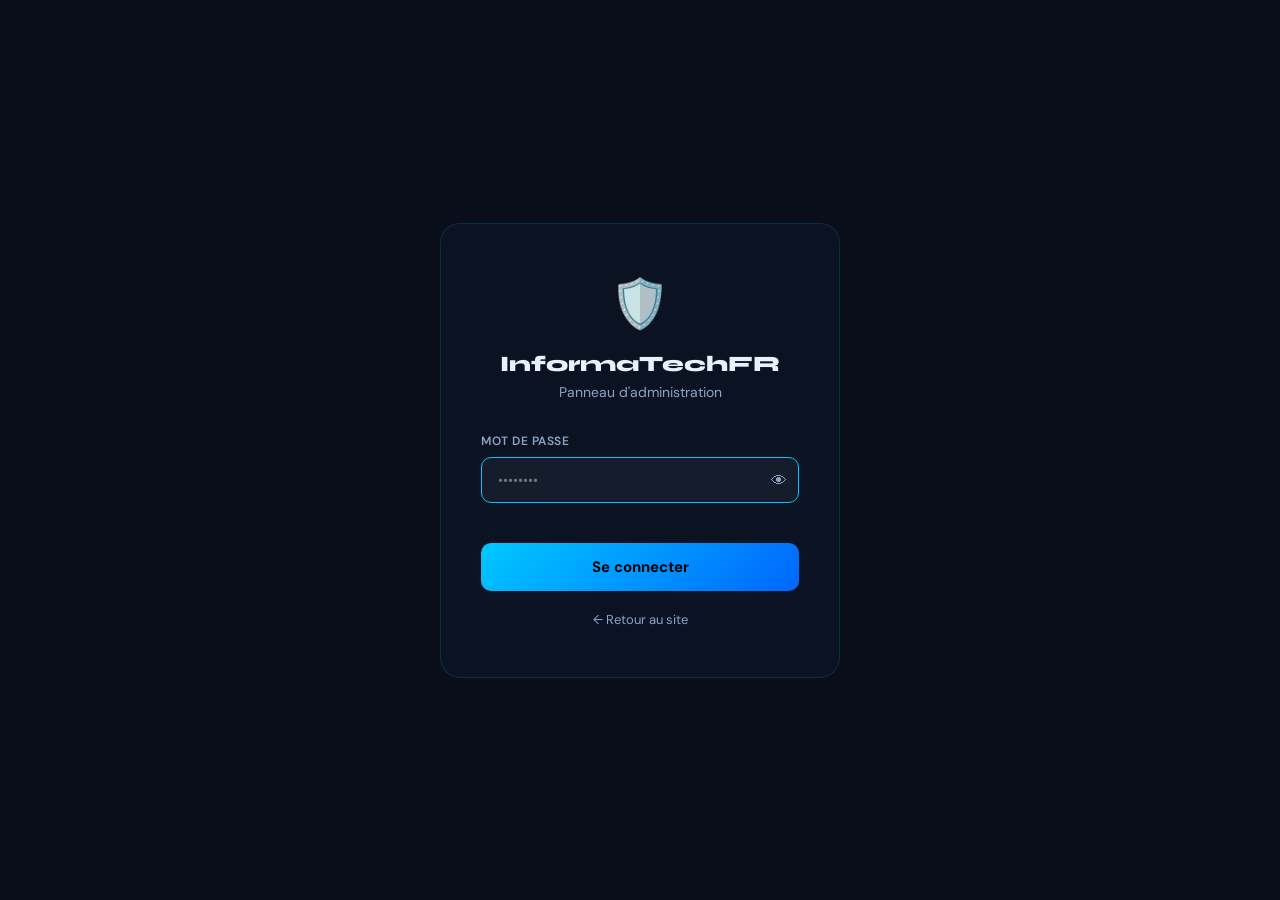
<file: admin/index.html>
<!DOCTYPE html>
<html lang="fr">
<head>
  <meta charset="UTF-8">
  <meta name="viewport" content="width=device-width, initial-scale=1.0">
  <title>Admin — InformaTechFR</title>
  <meta name="robots" content="noindex, nofollow">
  <link rel="preconnect" href="https://fonts.googleapis.com">
  <link href="https://fonts.googleapis.com/css2?family=Syne:wght@700;800&family=DM+Sans:wght@400;500;600;700&display=swap" rel="stylesheet">
  <link rel="stylesheet" href="admin.css">
</head>
<body>

<!-- ══════════════════════════════════
     PAGE DE CONNEXION
══════════════════════════════════ -->
<div class="login-page" id="loginPage">
  <div class="login-box">
    <div class="login-logo">🛡️</div>
    <h1 class="login-title">InformaTechFR</h1>
    <p class="login-subtitle">Panneau d'administration</p>
    <form class="login-form" onsubmit="login(event)">
      <div class="login-field">
        <label for="adminPassword">Mot de passe</label>
        <div style="position:relative">
          <input type="password" id="adminPassword" placeholder="••••••••" autocomplete="current-password" required>
          <button type="button" onclick="togglePw()" style="position:absolute;right:12px;top:50%;transform:translateY(-50%);background:none;border:none;color:var(--muted);cursor:pointer;font-size:16px" id="eyeBtn">👁</button>
        </div>
      </div>
      <p class="login-error" id="loginError"></p>
      <button type="submit" class="login-btn">Se connecter</button>
    </form>
    <a href="../index.html" class="back-site">← Retour au site</a>
  </div>
</div>

<!-- ══════════════════════════════════
     DASHBOARD ADMIN
══════════════════════════════════ -->
<div class="admin-dashboard" id="adminDashboard" style="display:none">

  <!-- SIDEBAR -->
  <aside class="sidebar" id="sidebar">
    <div class="sidebar-logo">
      <div class="sidebar-title">🛡️ ITR Admin</div>
      <div class="sidebar-sub">InformaTechFR</div>
    </div>

    <nav class="sidebar-nav">
      <div class="sidebar-section-label">Contenu</div>
      <a class="sidebar-link active" onclick="showTab('videos', this)">
        <span class="sl-icon">🎬</span> Vidéos
        <span class="badge" id="videoBadge">0</span>
      </a>
      <a class="sidebar-link" onclick="showTab('add', this)">
        <span class="sl-icon">➕</span> Ajouter
      </a>

      <div class="sidebar-section-label">Outils</div>
      <a class="sidebar-link" onclick="showTab('notes', this)">
        <span class="sl-icon">📝</span> Notes & Idées
      </a>
      <a class="sidebar-link" onclick="showTab('planning', this)">
        <span class="sl-icon">📅</span> Planning
      </a>
      <a class="sidebar-link" onclick="showTab('annonces', this)">
        <span class="sl-icon">📢</span> Annonces
      </a>

      <div class="sidebar-section-label">Analyse</div>
      <a class="sidebar-link" onclick="showTab('stats', this)">
        <span class="sl-icon">📊</span> Statistiques
      </a>
      <a class="sidebar-link" onclick="showTab('liens', this)">
        <span class="sl-icon">🔗</span> Liens rapides
      </a>
    </nav>

    <div class="sidebar-footer">
      <div class="sidebar-user">
        <div class="su-avatar">IR</div>
        <div>
          <div style="font-size:13px;font-weight:600">Admin ITR</div>
          <div style="font-size:11px;color:var(--muted)">contact@informa-technique.fr</div>
        </div>
      </div>
      <a class="sidebar-link logout-btn" onclick="logout()"><span class="sl-icon">🚪</span> Déconnexion</a>
      <a href="../index.html" class="back-site" style="text-align:center;display:block;margin-top:8px;font-size:13px;color:var(--muted)">← Voir le site</a>
    </div>
  </aside>

  <!-- MAIN CONTENT -->
  <main class="admin-main">
    <div class="admin-toast" id="adminToast"></div>

    <!-- ── TAB : LISTE DES VIDÉOS ── -->
    <div class="admin-tab active" id="tab-videos">
      <div class="tab-header">
        <h2 class="tab-title">🎬 Gestion des vidéos</h2>
        <button class="btn-add" onclick="showTab('add', document.querySelector('.sidebar-link[onclick*=\'add\']'))">+ Ajouter</button>
      </div>
      <div style="display:flex;gap:12px;margin-bottom:20px;flex-wrap:wrap">
        <input type="text" id="adminSearch" class="admin-input" placeholder="🔍 Rechercher..." oninput="renderAdminVideos()" style="flex:1;min-width:200px">
        <select id="adminCatFilter" class="admin-select" onchange="renderAdminVideos()" style="min-width:180px">
          <option value="">Toutes les catégories</option>
          <option value="securite">🔒 Sécurité</option>
          <option value="navigateur">🌐 Navigateur</option>
          <option value="crypto">💰 Crypto</option>
          <option value="demarches">📋 Démarches</option>
          <option value="astuces">💡 Astuces</option>
        </select>
      </div>
      <div class="admin-table-wrapper">
        <table class="admin-table">
          <thead>
            <tr><th>ID</th><th>Titre</th><th>Catégorie</th><th>Plateforme</th><th>Vues</th><th>Actions</th></tr>
          </thead>
          <tbody id="adminTableBody">
            <tr><td colspan="6" class="empty-table">Chargement...</td></tr>
          </tbody>
        </table>
      </div>
    </div>

    <!-- ── TAB : AJOUTER / MODIFIER ── -->
    <div class="admin-tab" id="tab-add">
      <div class="tab-header">
        <h2 class="tab-title" id="formTitle">➕ Ajouter une vidéo</h2>
      </div>
      <form class="video-form" id="videoForm" onsubmit="saveVideo(event)">
        <input type="hidden" id="editId">
        <div class="form-grid">
          <div class="form-group"><label>Titre *</label><input type="text" id="vTitle" class="admin-input" placeholder="Titre de la vidéo" required></div>
          <div class="form-group"><label>Emoji</label><input type="text" id="vEmoji" class="admin-input" placeholder="🎬" maxlength="4"></div>
          <div class="form-group full-width"><label>Description</label><textarea id="vDesc" class="admin-textarea" placeholder="Description..." rows="3"></textarea></div>
          <div class="form-group">
            <label>Catégorie *</label>
            <select id="vCategory" class="admin-select" required>
              <option value="">-- Choisir --</option>
              <option value="securite">🔒 Sécurité</option>
              <option value="navigateur">🌐 Navigateur</option>
              <option value="crypto">💰 Crypto</option>
              <option value="demarches">📋 Démarches</option>
              <option value="astuces">💡 Astuces</option>
            </select>
          </div>
          <div class="form-group">
            <label>Plateforme *</label>
            <select id="vPlatform" class="admin-select" required>
              <option value="">-- Choisir --</option>
              <option value="youtube">▶️ YouTube</option>
              <option value="facebook">📘 Facebook</option>
              <option value="tiktok">🎵 TikTok</option>
            </select>
          </div>
          <div class="form-group"><label>URL YouTube</label><input type="url" id="vYoutube" class="admin-input" placeholder="https://youtube.com/watch?v=..."></div>
          <div class="form-group"><label>URL TikTok</label><input type="url" id="vTiktok" class="admin-input" placeholder="https://tiktok.com/@..."></div>
          <div class="form-group"><label>URL Facebook</label><input type="url" id="vFacebook" class="admin-input" placeholder="https://facebook.com/..."></div>
          <div class="form-group"><label>URL Miniature</label><input type="url" id="vThumbnail" class="admin-input" placeholder="https://img.youtube.com/vi/ID/hqdefault.jpg"></div>
          <div class="form-group"><label>Nombre de vues</label><input type="text" id="vViews" class="admin-input" placeholder="ex: 96.7K"></div>
          <div class="form-group"><label>Date de publication</label><input type="date" id="vDate" class="admin-input"></div>
          <div class="form-group full-width"><label>Tags (séparés par des virgules)</label><input type="text" id="vTags" class="admin-input" placeholder="android, sécurité, débutant"></div>
        </div>
        <p class="form-feedback" id="formFeedback"></p>
        <div class="form-actions">
          <button type="button" class="btn-cancel" onclick="resetForm()">🔄 Réinitialiser</button>
          <button type="submit" class="btn-save" id="saveBtn">💾 Enregistrer</button>
        </div>
      </form>
    </div>

    <!-- ── TAB : NOTES & IDÉES ── -->
    <div class="admin-tab" id="tab-notes">
      <div class="tab-header">
        <h2 class="tab-title">📝 Notes & Idées de tutoriels</h2>
        <button class="btn-add" onclick="addNote()">+ Nouvelle note</button>
      </div>
      <p style="color:var(--muted);font-size:14px;margin-bottom:24px">Notez vos idées de tutoriels, rappels et tâches. Sauvegardé automatiquement dans votre navigateur.</p>
      <div id="notesList" class="notes-grid"></div>
    </div>

    <!-- ── TAB : PLANNING ── -->
    <div class="admin-tab" id="tab-planning">
      <div class="tab-header">
        <h2 class="tab-title">📅 Planning des tutoriels</h2>
        <button class="btn-add" onclick="addPlanItem()">+ Ajouter</button>
      </div>
      <p style="color:var(--muted);font-size:14px;margin-bottom:24px">Planifiez vos prochains tutoriels à publier.</p>
      <div id="planningList" class="planning-list"></div>
    </div>

    <!-- ── TAB : ANNONCES ── -->
    <div class="admin-tab" id="tab-annonces">
      <div class="tab-header">
        <h2 class="tab-title">📢 Bandeau d'annonce</h2>
      </div>
      <p style="color:var(--muted);font-size:14px;margin-bottom:24px">Gérez le bandeau d'annonce affiché en haut de votre site.</p>
      <div class="annonce-card">
        <div class="form-group" style="margin-bottom:16px">
          <label style="display:flex;align-items:center;gap:10px;margin-bottom:12px">
            <input type="checkbox" id="annonceActive" style="width:18px;height:18px;accent-color:var(--accent)">
            <span>Activer le bandeau d'annonce</span>
          </label>
        </div>
        <div class="form-group" style="margin-bottom:16px">
          <label>Texte de l'annonce</label>
          <input type="text" id="annonceText" class="admin-input" placeholder="🆕 Nouveau tutoriel disponible ! Sécuriser Android en 2026">
        </div>
        <div class="form-group" style="margin-bottom:16px">
          <label>Lien (optionnel)</label>
          <input type="url" id="annonceLink" class="admin-input" placeholder="https://informa-technique.fr/#videos">
        </div>
        <!-- Dates -->
        <div style="display:grid;grid-template-columns:1fr 1fr;gap:16px;margin-bottom:16px">
          <div class="form-group">
            <label>📅 Date de publication</label>
            <input type="date" id="annonceDateDebut" class="admin-input">
            <small style="color:var(--muted);font-size:11px;margin-top:4px">Laisser vide = afficher immédiatement</small>
          </div>
          <div class="form-group">
            <label>⏹ Date de fin (optionnel)</label>
            <input type="date" id="annonceDateFin" class="admin-input">
            <small style="color:var(--muted);font-size:11px;margin-top:4px">Le bandeau disparaît automatiquement</small>
          </div>
        </div>

        <!-- Statut dynamique -->
        <div id="annonceStatut" style="display:none;margin-bottom:16px;padding:10px 16px;border-radius:10px;font-size:13px;font-weight:600"></div>

        <div class="form-group" style="margin-bottom:20px">
          <label>Couleur</label>
          <div style="display:flex;gap:10px;flex-wrap:wrap;margin-top:8px">
            <button onclick="setAnnonceColor('linear-gradient(90deg,#00c8ff,#0066ff)')" style="background:linear-gradient(90deg,#00c8ff,#0066ff);border:none;border-radius:8px;padding:8px 18px;color:#fff;cursor:pointer;font-size:13px">Bleu</button>
            <button onclick="setAnnonceColor('linear-gradient(90deg,#7c3aed,#00c8ff)')" style="background:linear-gradient(90deg,#7c3aed,#00c8ff);border:none;border-radius:8px;padding:8px 18px;color:#fff;cursor:pointer;font-size:13px">Violet</button>
            <button onclick="setAnnonceColor('linear-gradient(90deg,#00c864,#00c8ff)')" style="background:linear-gradient(90deg,#00c864,#00c8ff);border:none;border-radius:8px;padding:8px 18px;color:#fff;cursor:pointer;font-size:13px">Vert</button>
            <button onclick="setAnnonceColor('linear-gradient(90deg,#f59e0b,#ff6432)')" style="background:linear-gradient(90deg,#f59e0b,#ff6432);border:none;border-radius:8px;padding:8px 18px;color:#fff;cursor:pointer;font-size:13px">Orange</button>
          </div>
        </div>
        <div style="display:flex;gap:12px;flex-wrap:wrap">
          <button class="btn-save" onclick="saveAnnonce()">💾 Enregistrer l'annonce</button>
          <button class="btn-cancel" onclick="previewAnnonce()">👁 Prévisualiser</button>
          <button class="btn-cancel" onclick="clearAnnonce()" style="color:var(--red);border-color:rgba(255,68,68,0.3)">🗑️ Supprimer</button>
        </div>
        <div id="annoncePreview" style="display:none;margin-top:20px;border-radius:10px;padding:12px 20px;text-align:center;font-size:14px;font-weight:600;color:#fff"></div>
      </div>
    </div>

    <!-- ── TAB : STATISTIQUES ── -->
    <div class="admin-tab" id="tab-stats">
      <div class="tab-header">
        <h2 class="tab-title">📊 Statistiques</h2>
      </div>
      <div id="statsGrid" class="stats-grid"></div>
      <div class="stats-section">
        <h3>📂 Répartition par catégorie</h3>
        <div id="categoryProgress" class="progress-list"></div>
      </div>
      <div class="stats-section">
        <h3>📺 Répartition par plateforme</h3>
        <div id="platformProgress" class="progress-list"></div>
      </div>
    </div>

    <!-- ── TAB : LIENS RAPIDES ── -->
    <div class="admin-tab" id="tab-liens">
      <div class="tab-header">
        <h2 class="tab-title">🔗 Liens rapides</h2>
      </div>
      <p style="color:var(--muted);font-size:14px;margin-bottom:28px">Accédez rapidement à vos outils de gestion.</p>
      <div class="liens-grid">
        <a href="https://adsense.google.com" target="_blank" rel="noopener" class="lien-card lc-green">
          <div class="lc-icon">💰</div>
          <div class="lc-name">Google AdSense</div>
          <div class="lc-desc">Revenus publicitaires</div>
        </a>
        <a href="https://search.google.com/search-console" target="_blank" rel="noopener" class="lien-card lc-blue">
          <div class="lc-icon">🔍</div>
          <div class="lc-name">Search Console</div>
          <div class="lc-desc">Indexation & SEO</div>
        </a>
        <a href="https://studio.youtube.com" target="_blank" rel="noopener" class="lien-card lc-red">
          <div class="lc-icon">▶️</div>
          <div class="lc-name">YouTube Studio</div>
          <div class="lc-desc">Gestion des vidéos YT</div>
        </a>
        <a href="https://www.facebook.com/InformaTechFR" target="_blank" rel="noopener" class="lien-card lc-fb">
          <div class="lc-icon">📘</div>
          <div class="lc-name">Page Facebook</div>
          <div class="lc-desc">InformaTechFR</div>
        </a>
        <a href="https://www.tiktok.com/@informatechfr" target="_blank" rel="noopener" class="lien-card lc-tt">
          <div class="lc-icon">🎵</div>
          <div class="lc-name">TikTok</div>
          <div class="lc-desc">@informatechfr</div>
        </a>
        <a href="https://analytics.google.com" target="_blank" rel="noopener" class="lien-card lc-orange">
          <div class="lc-icon">📈</div>
          <div class="lc-name">Google Analytics</div>
          <div class="lc-desc">Trafic & audience</div>
        </a>
        <a href="https://www.ovh.com/manager" target="_blank" rel="noopener" class="lien-card lc-purple">
          <div class="lc-icon">🌐</div>
          <div class="lc-name">OVH Manager</div>
          <div class="lc-desc">DNS & domaine</div>
        </a>
        <a href="https://github.com/HR60-inf/hr60-inf.github.io" target="_blank" rel="noopener" class="lien-card lc-dark">
          <div class="lc-icon">⚙️</div>
          <div class="lc-name">GitHub</div>
          <div class="lc-desc">Code source du site</div>
        </a>
        <a href="https://web3forms.com/dashboard" target="_blank" rel="noopener" class="lien-card lc-teal">
          <div class="lc-icon">✉️</div>
          <div class="lc-name">Web3Forms</div>
          <div class="lc-desc">Messages de contact</div>
        </a>
      </div>
    </div>

  </main>
</div>

<script src="admin.js"></script>
</body>
</html>
</file>
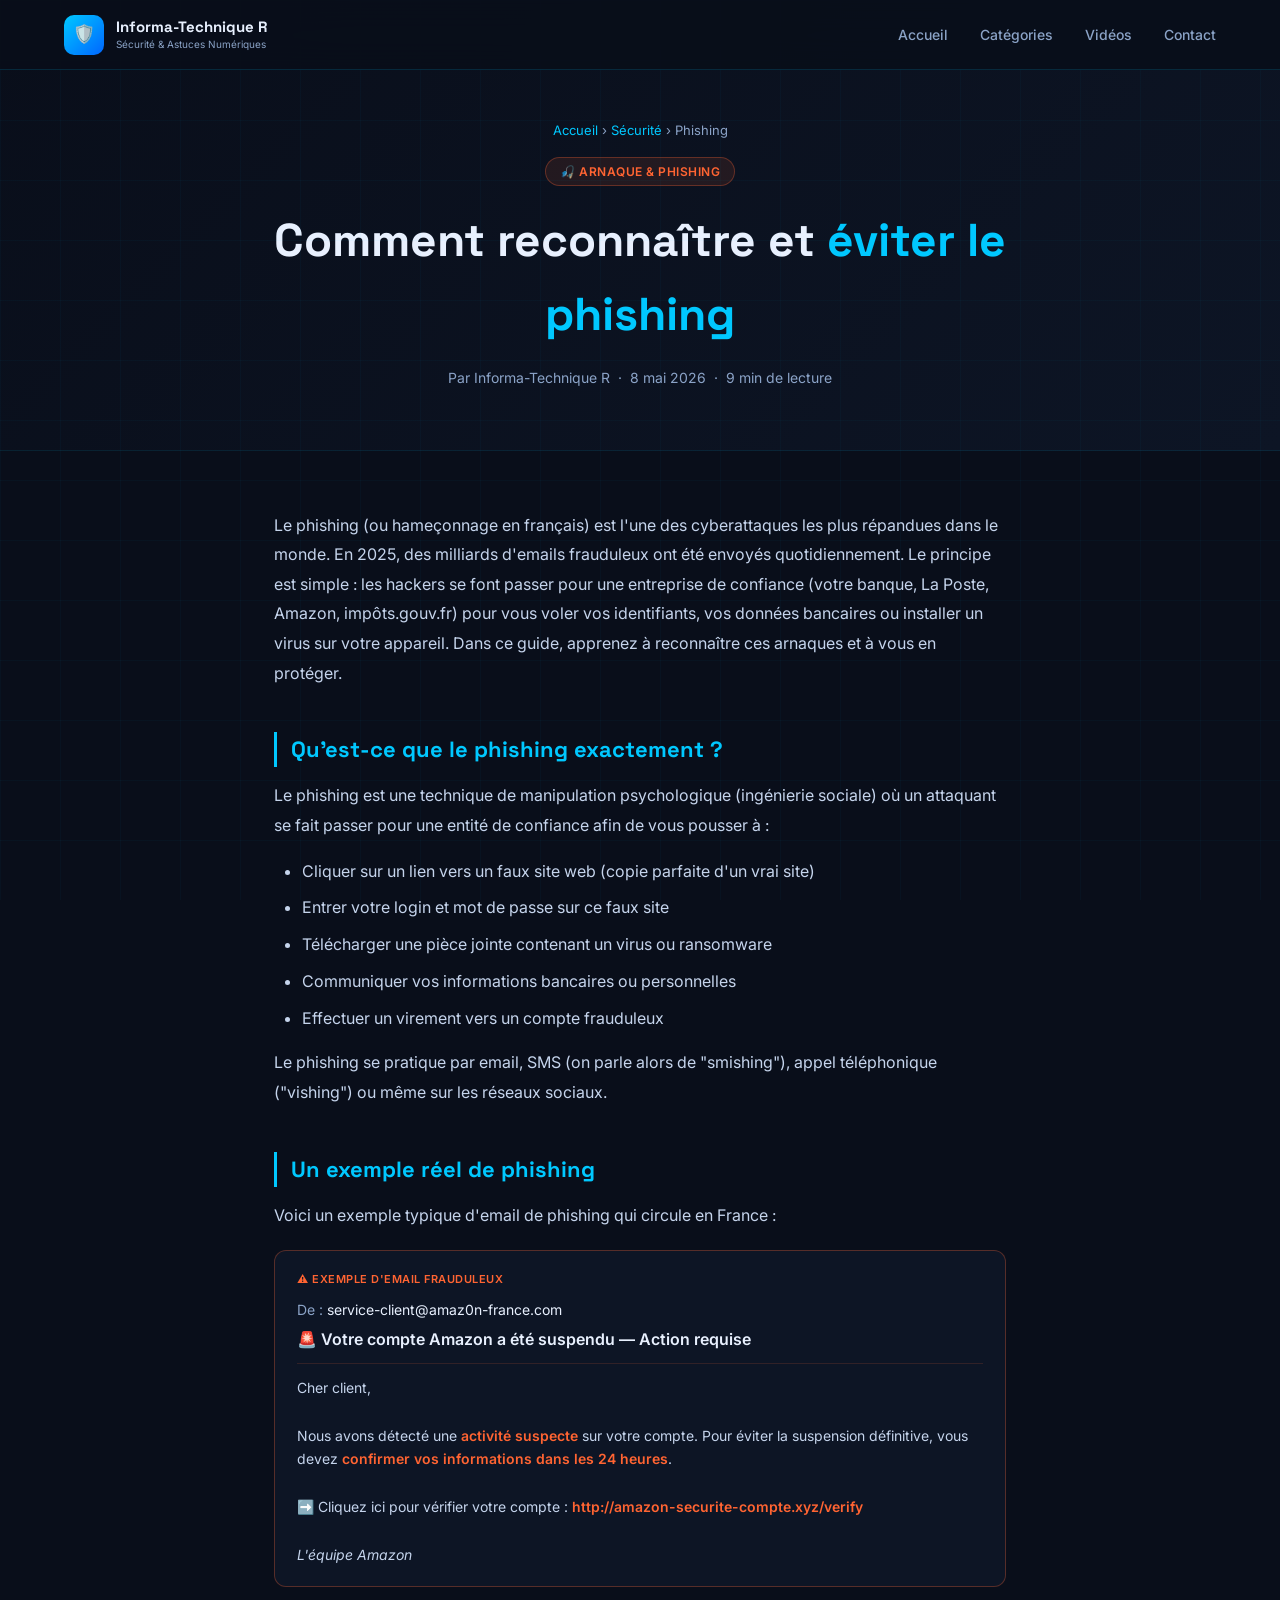
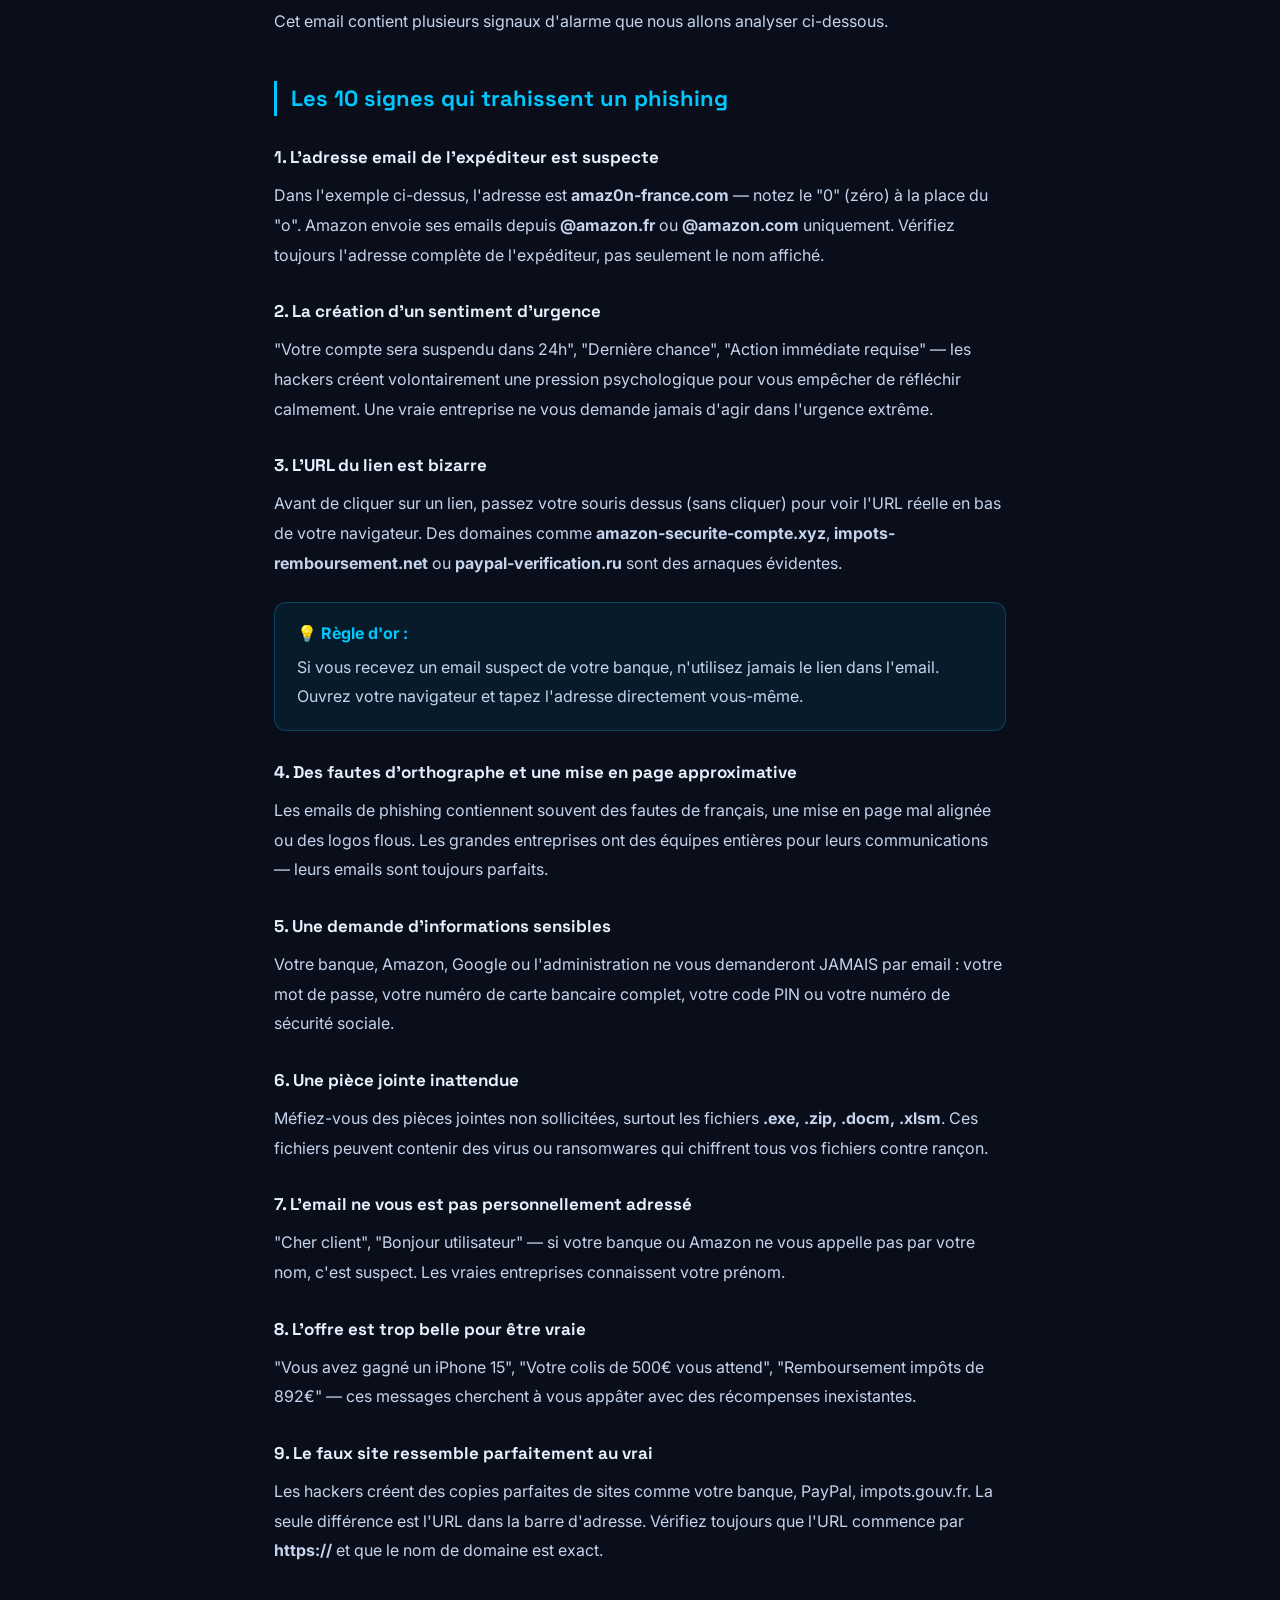
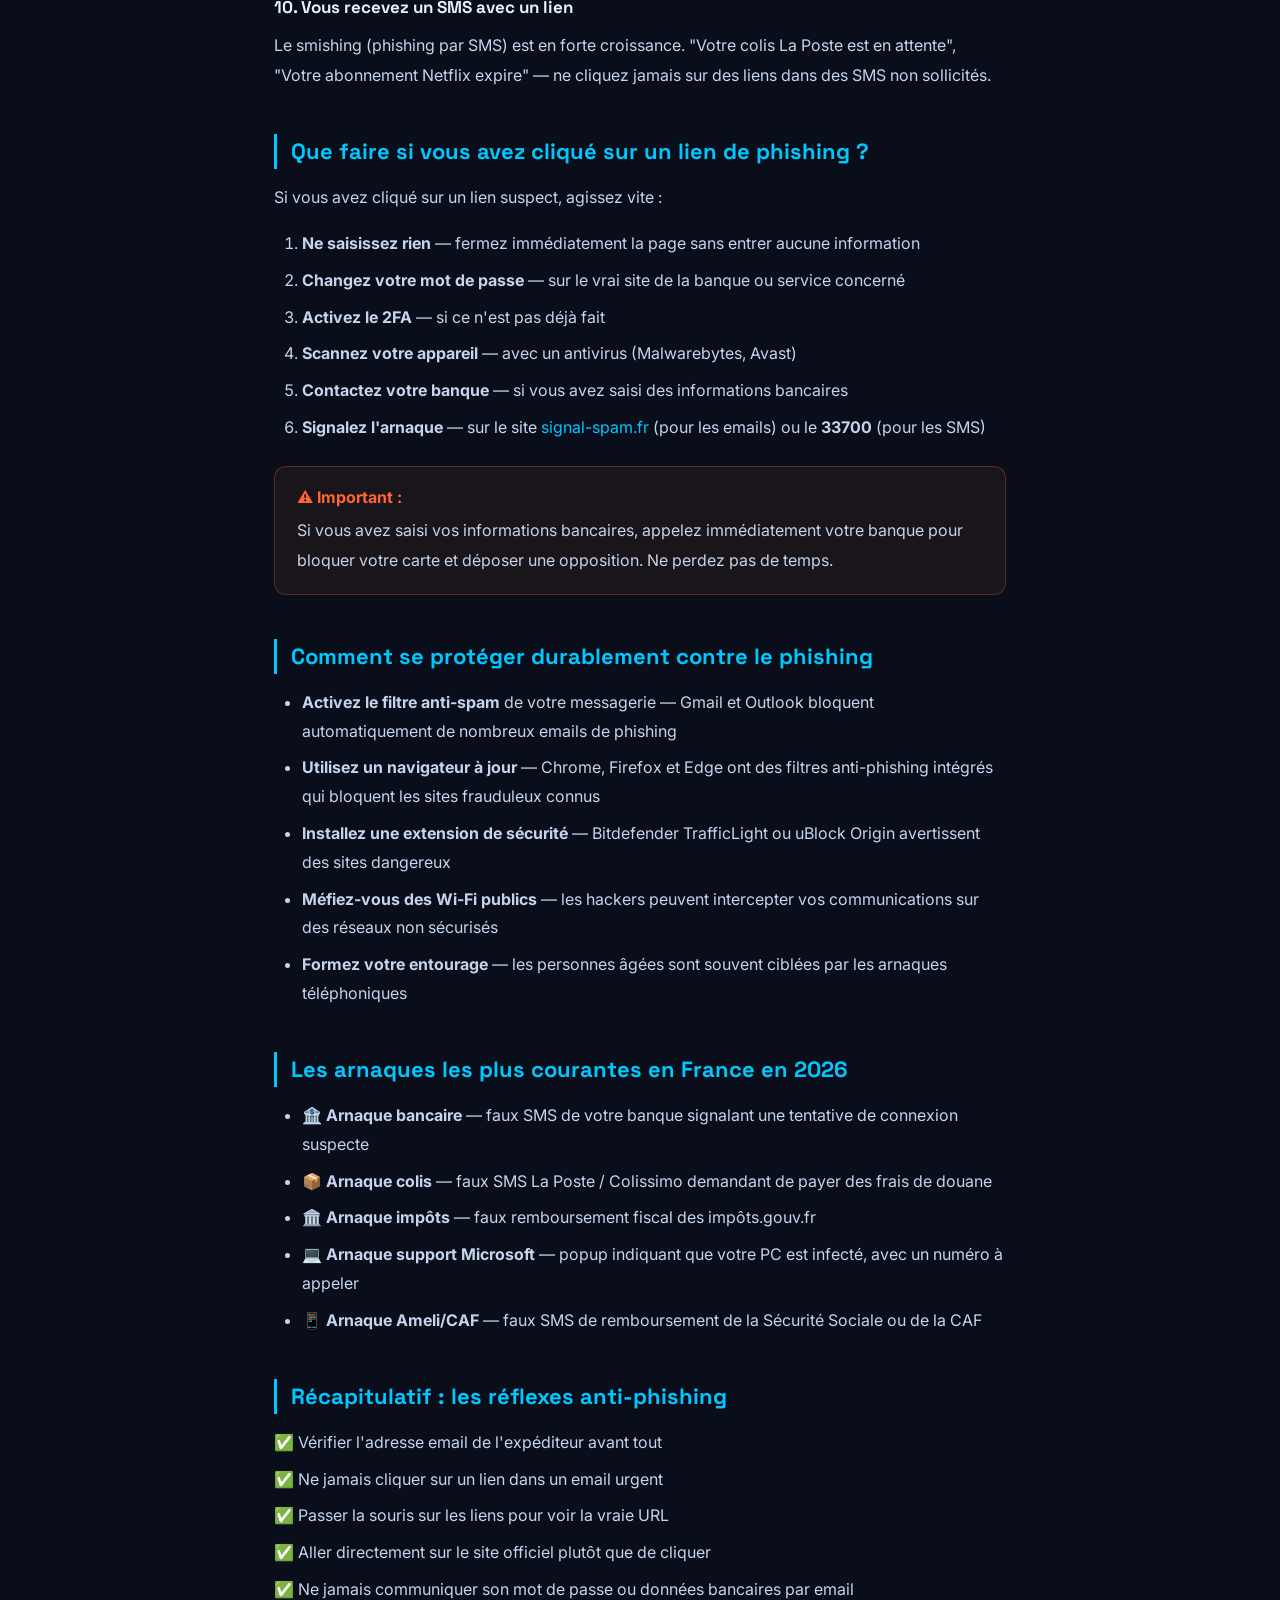
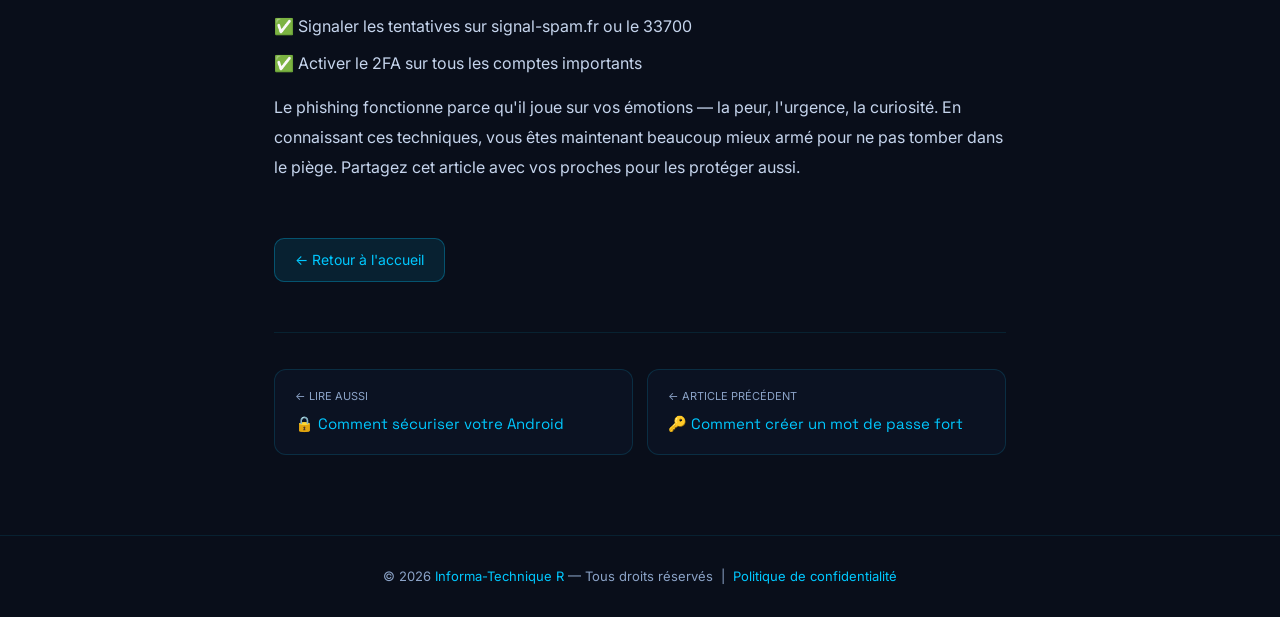
<file: eviter-phishing.html>
<!DOCTYPE html>
<html lang="fr">
<head>
  <meta charset="UTF-8">
  <meta name="viewport" content="width=device-width, initial-scale=1.0">
  <title>Comment reconnaître et éviter le phishing — Informa-Technique R</title>
  <meta name="description" content="Guide complet pour reconnaître les tentatives de phishing (hameçonnage) et protéger vos données personnelles. Exemples réels, signes d'alerte et bonnes pratiques.">
  <meta name="keywords" content="phishing, hameçonnage, arnaque email, faux site, escroquerie internet, reconnaître phishing, protection phishing, cybersécurité">
  <link rel="canonical" href="https://informa-technique.fr/eviter-phishing.html">
  <meta property="og:title" content="Comment reconnaître et éviter le phishing">
  <meta property="og:description" content="Apprenez à reconnaître les tentatives de phishing et protégez-vous des arnaques en ligne. Guide complet avec exemples et bonnes pratiques.">
  <meta property="og:url" content="https://informa-technique.fr/eviter-phishing.html">
  <meta property="og:type" content="article">
  <link rel="preconnect" href="https://fonts.googleapis.com">
  <link href="https://fonts.googleapis.com/css2?family=Space+Grotesk:wght@400;500;600;700&family=Inter:wght@300;400;500;600&display=swap" rel="stylesheet">
  <link rel="stylesheet" href="css/style.css">
  <script async src="https://pagead2.googlesyndication.com/pagead/js/adsbygoogle.js?client=ca-pub-5419727471233920" crossorigin="anonymous"></script>
  <script type="application/ld+json">
  {
    "@context": "https://schema.org",
    "@type": "Article",
    "headline": "Comment reconnaître et éviter le phishing",
    "description": "Guide complet pour reconnaître les tentatives de phishing et protéger vos données personnelles.",
    "author": { "@type": "Organization", "name": "Informa-Technique R" },
    "publisher": { "@type": "Organization", "name": "Informa-Technique R", "url": "https://informa-technique.fr" },
    "datePublished": "2026-05-08",
    "url": "https://informa-technique.fr/eviter-phishing.html"
  }
  </script>
  <style>
    .article-hero { padding:120px 5% 60px; background:linear-gradient(135deg,#090e1a 0%,#0d1525 100%); text-align:center; border-bottom:1px solid rgba(0,200,255,0.1); }
    .article-hero .breadcrumb { font-size:13px; color:#8ba3c7; margin-bottom:16px; }
    .article-hero .breadcrumb a { color:#00c8ff; text-decoration:none; }
    .article-hero .tag { display:inline-block; background:rgba(255,100,50,0.1); border:1px solid rgba(255,100,50,0.3); color:#ff6432; font-size:12px; padding:4px 14px; border-radius:20px; margin-bottom:18px; font-weight:600; letter-spacing:0.5px; text-transform:uppercase; }
    .article-hero h1 { font-family:'Space Grotesk',sans-serif; font-size:clamp(26px,4vw,46px); color:#e8f0fe; margin-bottom:16px; max-width:800px; margin-left:auto; margin-right:auto; }
    .article-hero h1 span { color:#00c8ff; }
    .article-hero .meta { font-size:14px; color:#8ba3c7; }
    .article-body { max-width:860px; margin:0 auto; padding:60px 5% 80px; }
    .article-body h2 { font-family:'Space Grotesk',sans-serif; font-size:22px; color:#00c8ff; margin:44px 0 14px; padding-left:14px; border-left:3px solid #00c8ff; }
    .article-body h3 { font-family:'Space Grotesk',sans-serif; font-size:17px; color:#e8f0fe; margin:28px 0 10px; }
    .article-body p { color:#c5d4ec; line-height:1.85; margin-bottom:16px; font-size:16px; }
    .article-body ul,.article-body ol { padding-left:28px; margin-bottom:16px; }
    .article-body ul { list-style:disc; }
    .article-body ol { list-style:decimal; }
    .article-body li { color:#c5d4ec; line-height:1.8; margin-bottom:8px; }
    .tip-box { background:rgba(0,200,255,0.07); border:1px solid rgba(0,200,255,0.25); border-radius:12px; padding:18px 22px; margin:24px 0; }
    .tip-box strong { color:#00c8ff; }
    .tip-box p { margin:6px 0 0; color:#c5d4ec; }
    .warning-box { background:rgba(255,100,50,0.07); border:1px solid rgba(255,100,50,0.3); border-radius:12px; padding:18px 22px; margin:24px 0; }
    .warning-box strong { color:#ff6432; }
    .warning-box p { margin:6px 0 0; color:#c5d4ec; }
    .phish-example { background:#0d1525; border:1px solid rgba(255,100,50,0.3); border-radius:12px; padding:20px 22px; margin:20px 0; }
    .phish-example .phish-label { font-size:11px; color:#ff6432; text-transform:uppercase; font-weight:600; margin-bottom:10px; letter-spacing:0.5px; }
    .phish-example .phish-from { font-size:14px; color:#8ba3c7; margin-bottom:6px; }
    .phish-example .phish-from span { color:#e8f0fe; }
    .phish-example .phish-subject { font-size:16px; color:#e8f0fe; font-weight:600; margin-bottom:10px; }
    .phish-example .phish-body { font-size:14px; color:#c5d4ec; line-height:1.7; border-top:1px solid rgba(255,100,50,0.15); padding-top:12px; }
    .phish-example .phish-body .red { color:#ff6432; font-weight:600; }
    .checklist { list-style:none !important; padding-left:0 !important; }
    .checklist li::before { content:"✅ "; }
    .article-body a { color:#00c8ff; }
    .back-btn { display:inline-flex; align-items:center; gap:8px; background:rgba(0,200,255,0.1); border:1px solid rgba(0,200,255,0.3); color:#00c8ff; padding:10px 20px; border-radius:10px; font-size:14px; text-decoration:none; margin-top:40px; margin-right:12px; transition:0.2s; }
    .back-btn:hover { background:rgba(0,200,255,0.2); }
    .articles-nav { display:flex; gap:14px; flex-wrap:wrap; margin-top:50px; padding-top:36px; border-top:1px solid rgba(0,200,255,0.1); }
    .art-link { flex:1; min-width:200px; background:rgba(13,21,37,0.8); border:1px solid rgba(0,200,255,0.15); border-radius:12px; padding:18px 20px; color:#e8f0fe; text-decoration:none; transition:0.2s; }
    .art-link:hover { border-color:rgba(0,200,255,0.4); }
    .art-link .art-link-label { font-size:11px; color:#8ba3c7; text-transform:uppercase; margin-bottom:6px; }
    .art-link .art-link-title { font-family:'Space Grotesk',sans-serif; font-size:15px; color:#00c8ff; }
    footer.art-footer { text-align:center; padding:30px 5%; border-top:1px solid rgba(0,200,255,0.1); color:#8ba3c7; font-size:13px; }
    footer.art-footer a { color:#00c8ff; }
  </style>
</head>
<body>
<nav id="mainNav">
  <a href="index.html" class="nav-logo">
    <div class="nav-logo-icon">🛡️</div>
    <div>
      <div class="nav-logo-text">Informa-Technique R</div>
      <div class="nav-logo-sub">Sécurité & Astuces Numériques</div>
    </div>
  </a>
  <ul class="nav-links">
    <li><a href="index.html">Accueil</a></li>
    <li><a href="index.html#categories">Catégories</a></li>
    <li><a href="index.html#videos">Vidéos</a></li>
    <li><a href="index.html#contact">Contact</a></li>
  </ul>
</nav>

<div class="article-hero">
  <p class="breadcrumb"><a href="index.html">Accueil</a> › <a href="index.html#categories">Sécurité</a> › Phishing</p>
  <div class="tag">🎣 Arnaque & Phishing</div>
  <h1>Comment reconnaître et <span>éviter le phishing</span></h1>
  <p class="meta">Par Informa-Technique R &nbsp;·&nbsp; 8 mai 2026 &nbsp;·&nbsp; 9 min de lecture</p>
</div>

<div class="article-body">

  <p>Le phishing (ou hameçonnage en français) est l'une des cyberattaques les plus répandues dans le monde. En 2025, des milliards d'emails frauduleux ont été envoyés quotidiennement. Le principe est simple : les hackers se font passer pour une entreprise de confiance (votre banque, La Poste, Amazon, impôts.gouv.fr) pour vous voler vos identifiants, vos données bancaires ou installer un virus sur votre appareil. Dans ce guide, apprenez à reconnaître ces arnaques et à vous en protéger.</p>

  <h2>Qu'est-ce que le phishing exactement ?</h2>
  <p>Le phishing est une technique de manipulation psychologique (ingénierie sociale) où un attaquant se fait passer pour une entité de confiance afin de vous pousser à :</p>
  <ul>
    <li>Cliquer sur un lien vers un faux site web (copie parfaite d'un vrai site)</li>
    <li>Entrer votre login et mot de passe sur ce faux site</li>
    <li>Télécharger une pièce jointe contenant un virus ou ransomware</li>
    <li>Communiquer vos informations bancaires ou personnelles</li>
    <li>Effectuer un virement vers un compte frauduleux</li>
  </ul>
  <p>Le phishing se pratique par email, SMS (on parle alors de "smishing"), appel téléphonique ("vishing") ou même sur les réseaux sociaux.</p>

  <h2>Un exemple réel de phishing</h2>
  <p>Voici un exemple typique d'email de phishing qui circule en France :</p>

  <div class="phish-example">
    <div class="phish-label">⚠️ Exemple d'email frauduleux</div>
    <div class="phish-from">De : <span>service-client@amaz0n-france.com</span></div>
    <div class="phish-subject">🚨 Votre compte Amazon a été suspendu — Action requise</div>
    <div class="phish-body">
      Cher client,<br><br>
      Nous avons détecté une <span class="red">activité suspecte</span> sur votre compte. Pour éviter la suspension définitive, vous devez <span class="red">confirmer vos informations dans les 24 heures</span>.<br><br>
      ➡️ Cliquez ici pour vérifier votre compte : <span class="red">http://amazon-securite-compte.xyz/verify</span><br><br>
      <em>L'équipe Amazon</em>
    </div>
  </div>

  <p>Cet email contient plusieurs signaux d'alarme que nous allons analyser ci-dessous.</p>

  <h2>Les 10 signes qui trahissent un phishing</h2>

  <h3>1. L'adresse email de l'expéditeur est suspecte</h3>
  <p>Dans l'exemple ci-dessus, l'adresse est <strong>amaz0n-france.com</strong> — notez le "0" (zéro) à la place du "o". Amazon envoie ses emails depuis <strong>@amazon.fr</strong> ou <strong>@amazon.com</strong> uniquement. Vérifiez toujours l'adresse complète de l'expéditeur, pas seulement le nom affiché.</p>

  <h3>2. La création d'un sentiment d'urgence</h3>
  <p>"Votre compte sera suspendu dans 24h", "Dernière chance", "Action immédiate requise" — les hackers créent volontairement une pression psychologique pour vous empêcher de réfléchir calmement. Une vraie entreprise ne vous demande jamais d'agir dans l'urgence extrême.</p>

  <h3>3. L'URL du lien est bizarre</h3>
  <p>Avant de cliquer sur un lien, passez votre souris dessus (sans cliquer) pour voir l'URL réelle en bas de votre navigateur. Des domaines comme <strong>amazon-securite-compte.xyz</strong>, <strong>impots-remboursement.net</strong> ou <strong>paypal-verification.ru</strong> sont des arnaques évidentes.</p>
  <div class="tip-box">
    <strong>💡 Règle d'or :</strong>
    <p>Si vous recevez un email suspect de votre banque, n'utilisez jamais le lien dans l'email. Ouvrez votre navigateur et tapez l'adresse directement vous-même.</p>
  </div>

  <h3>4. Des fautes d'orthographe et une mise en page approximative</h3>
  <p>Les emails de phishing contiennent souvent des fautes de français, une mise en page mal alignée ou des logos flous. Les grandes entreprises ont des équipes entières pour leurs communications — leurs emails sont toujours parfaits.</p>

  <h3>5. Une demande d'informations sensibles</h3>
  <p>Votre banque, Amazon, Google ou l'administration ne vous demanderont JAMAIS par email : votre mot de passe, votre numéro de carte bancaire complet, votre code PIN ou votre numéro de sécurité sociale.</p>

  <h3>6. Une pièce jointe inattendue</h3>
  <p>Méfiez-vous des pièces jointes non sollicitées, surtout les fichiers <strong>.exe, .zip, .docm, .xlsm</strong>. Ces fichiers peuvent contenir des virus ou ransomwares qui chiffrent tous vos fichiers contre rançon.</p>

  <h3>7. L'email ne vous est pas personnellement adressé</h3>
  <p>"Cher client", "Bonjour utilisateur" — si votre banque ou Amazon ne vous appelle pas par votre nom, c'est suspect. Les vraies entreprises connaissent votre prénom.</p>

  <h3>8. L'offre est trop belle pour être vraie</h3>
  <p>"Vous avez gagné un iPhone 15", "Votre colis de 500€ vous attend", "Remboursement impôts de 892€" — ces messages cherchent à vous appâter avec des récompenses inexistantes.</p>

  <h3>9. Le faux site ressemble parfaitement au vrai</h3>
  <p>Les hackers créent des copies parfaites de sites comme votre banque, PayPal, impots.gouv.fr. La seule différence est l'URL dans la barre d'adresse. Vérifiez toujours que l'URL commence par <strong>https://</strong> et que le nom de domaine est exact.</p>

  <h3>10. Vous recevez un SMS avec un lien</h3>
  <p>Le smishing (phishing par SMS) est en forte croissance. "Votre colis La Poste est en attente", "Votre abonnement Netflix expire" — ne cliquez jamais sur des liens dans des SMS non sollicités.</p>

  <h2>Que faire si vous avez cliqué sur un lien de phishing ?</h2>
  <p>Si vous avez cliqué sur un lien suspect, agissez vite :</p>
  <ol>
    <li><strong>Ne saisissez rien</strong> — fermez immédiatement la page sans entrer aucune information</li>
    <li><strong>Changez votre mot de passe</strong> — sur le vrai site de la banque ou service concerné</li>
    <li><strong>Activez le 2FA</strong> — si ce n'est pas déjà fait</li>
    <li><strong>Scannez votre appareil</strong> — avec un antivirus (Malwarebytes, Avast)</li>
    <li><strong>Contactez votre banque</strong> — si vous avez saisi des informations bancaires</li>
    <li><strong>Signalez l'arnaque</strong> — sur le site <a href="https://www.signal-spam.fr" target="_blank" rel="noopener">signal-spam.fr</a> (pour les emails) ou le <strong>33700</strong> (pour les SMS)</li>
  </ol>
  <div class="warning-box">
    <strong>⚠️ Important :</strong>
    <p>Si vous avez saisi vos informations bancaires, appelez immédiatement votre banque pour bloquer votre carte et déposer une opposition. Ne perdez pas de temps.</p>
  </div>

  <h2>Comment se protéger durablement contre le phishing</h2>
  <ul>
    <li><strong>Activez le filtre anti-spam</strong> de votre messagerie — Gmail et Outlook bloquent automatiquement de nombreux emails de phishing</li>
    <li><strong>Utilisez un navigateur à jour</strong> — Chrome, Firefox et Edge ont des filtres anti-phishing intégrés qui bloquent les sites frauduleux connus</li>
    <li><strong>Installez une extension de sécurité</strong> — Bitdefender TrafficLight ou uBlock Origin avertissent des sites dangereux</li>
    <li><strong>Méfiez-vous des Wi-Fi publics</strong> — les hackers peuvent intercepter vos communications sur des réseaux non sécurisés</li>
    <li><strong>Formez votre entourage</strong> — les personnes âgées sont souvent ciblées par les arnaques téléphoniques</li>
  </ul>

  <h2>Les arnaques les plus courantes en France en 2026</h2>
  <ul>
    <li>🏦 <strong>Arnaque bancaire</strong> — faux SMS de votre banque signalant une tentative de connexion suspecte</li>
    <li>📦 <strong>Arnaque colis</strong> — faux SMS La Poste / Colissimo demandant de payer des frais de douane</li>
    <li>🏛️ <strong>Arnaque impôts</strong> — faux remboursement fiscal des impôts.gouv.fr</li>
    <li>💻 <strong>Arnaque support Microsoft</strong> — popup indiquant que votre PC est infecté, avec un numéro à appeler</li>
    <li>📱 <strong>Arnaque Ameli/CAF</strong> — faux SMS de remboursement de la Sécurité Sociale ou de la CAF</li>
  </ul>

  <h2>Récapitulatif : les réflexes anti-phishing</h2>
  <ul class="checklist">
    <li>Vérifier l'adresse email de l'expéditeur avant tout</li>
    <li>Ne jamais cliquer sur un lien dans un email urgent</li>
    <li>Passer la souris sur les liens pour voir la vraie URL</li>
    <li>Aller directement sur le site officiel plutôt que de cliquer</li>
    <li>Ne jamais communiquer son mot de passe ou données bancaires par email</li>
    <li>Signaler les tentatives sur signal-spam.fr ou le 33700</li>
    <li>Activer le 2FA sur tous les comptes importants</li>
  </ul>

  <p>Le phishing fonctionne parce qu'il joue sur vos émotions — la peur, l'urgence, la curiosité. En connaissant ces techniques, vous êtes maintenant beaucoup mieux armé pour ne pas tomber dans le piège. Partagez cet article avec vos proches pour les protéger aussi.</p>

  <a href="index.html" class="back-btn">← Retour à l'accueil</a>

  <div class="articles-nav">
    <a href="securiser-android.html" class="art-link">
      <div class="art-link-label">← Lire aussi</div>
      <div class="art-link-title">🔒 Comment sécuriser votre Android</div>
    </a>
    <a href="mot-de-passe-fort.html" class="art-link">
      <div class="art-link-label">← Article précédent</div>
      <div class="art-link-title">🔑 Comment créer un mot de passe fort</div>
    </a>
  </div>
</div>

<footer class="art-footer">
  <p>© 2026 <a href="index.html">Informa-Technique R</a> — Tous droits réservés &nbsp;|&nbsp; <a href="politique-de-confidentialite.html">Politique de confidentialité</a></p>
</footer>
</body>
</html>
</file>
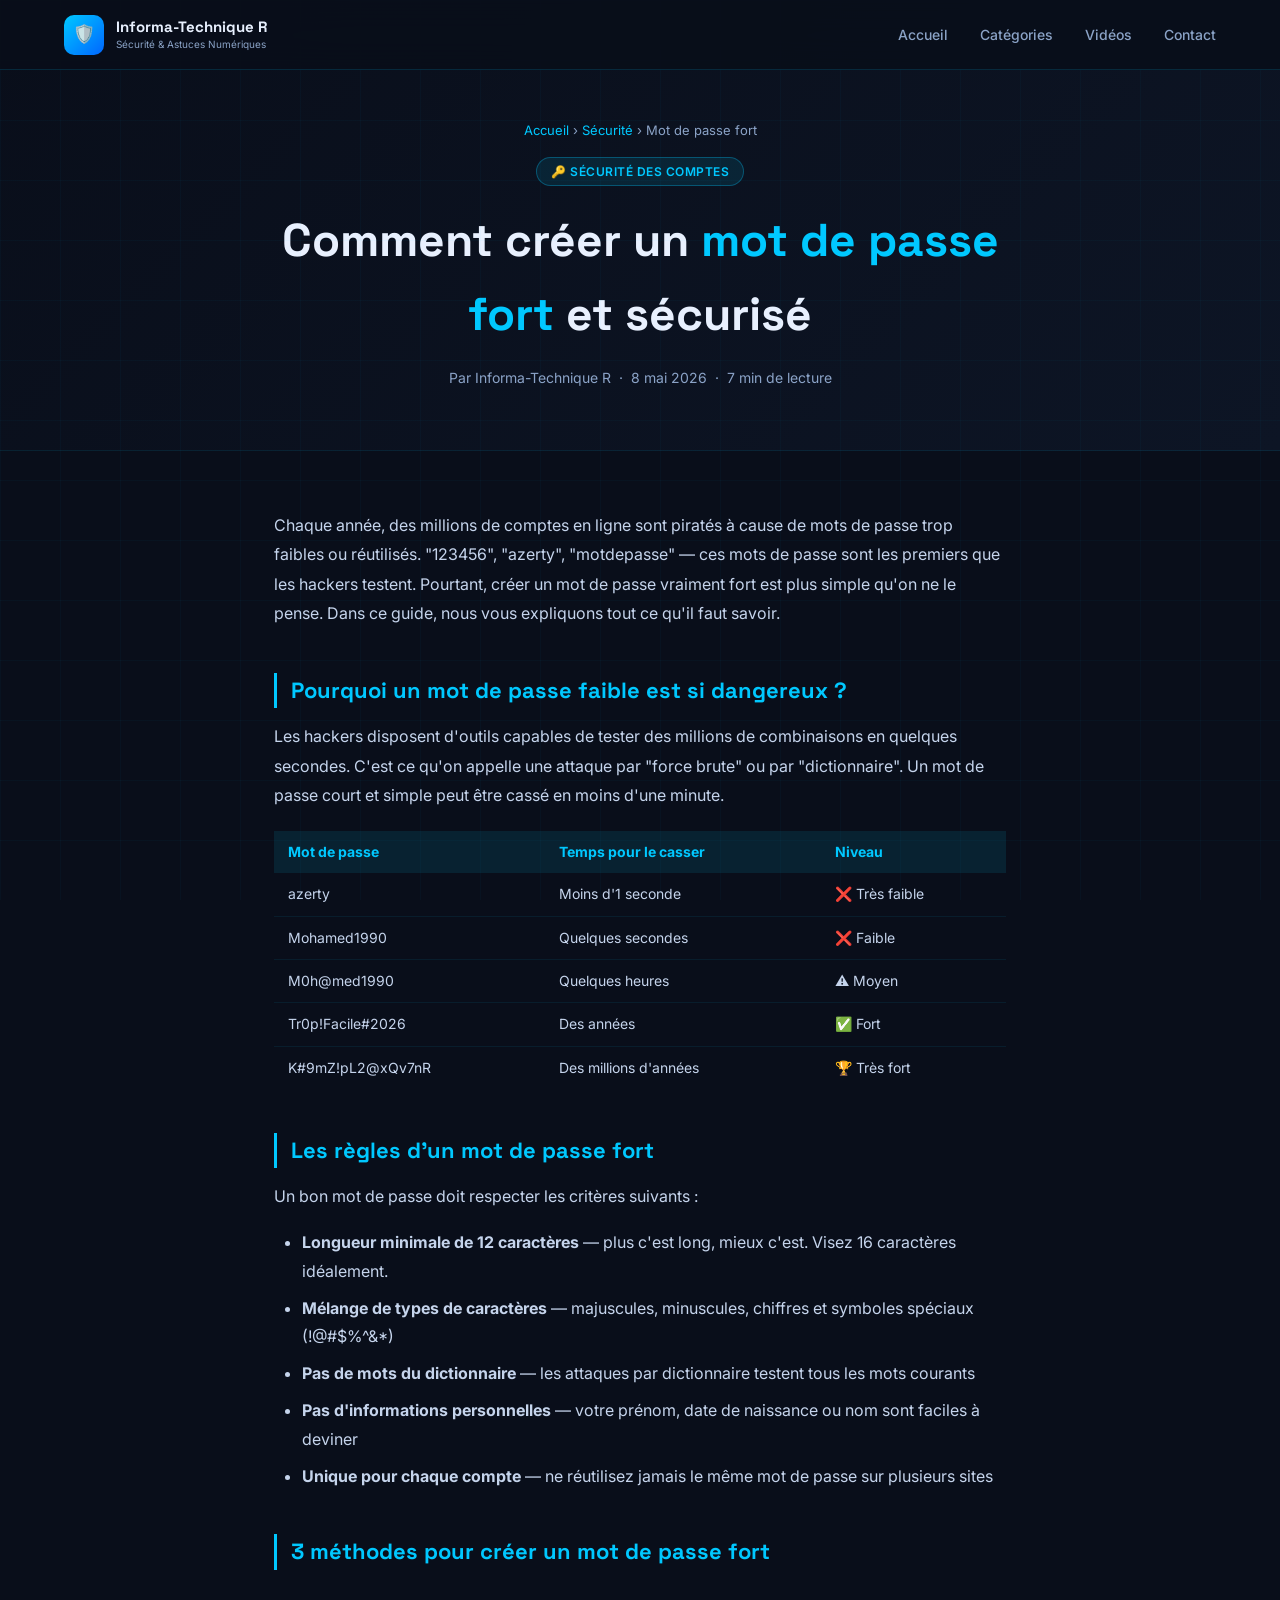
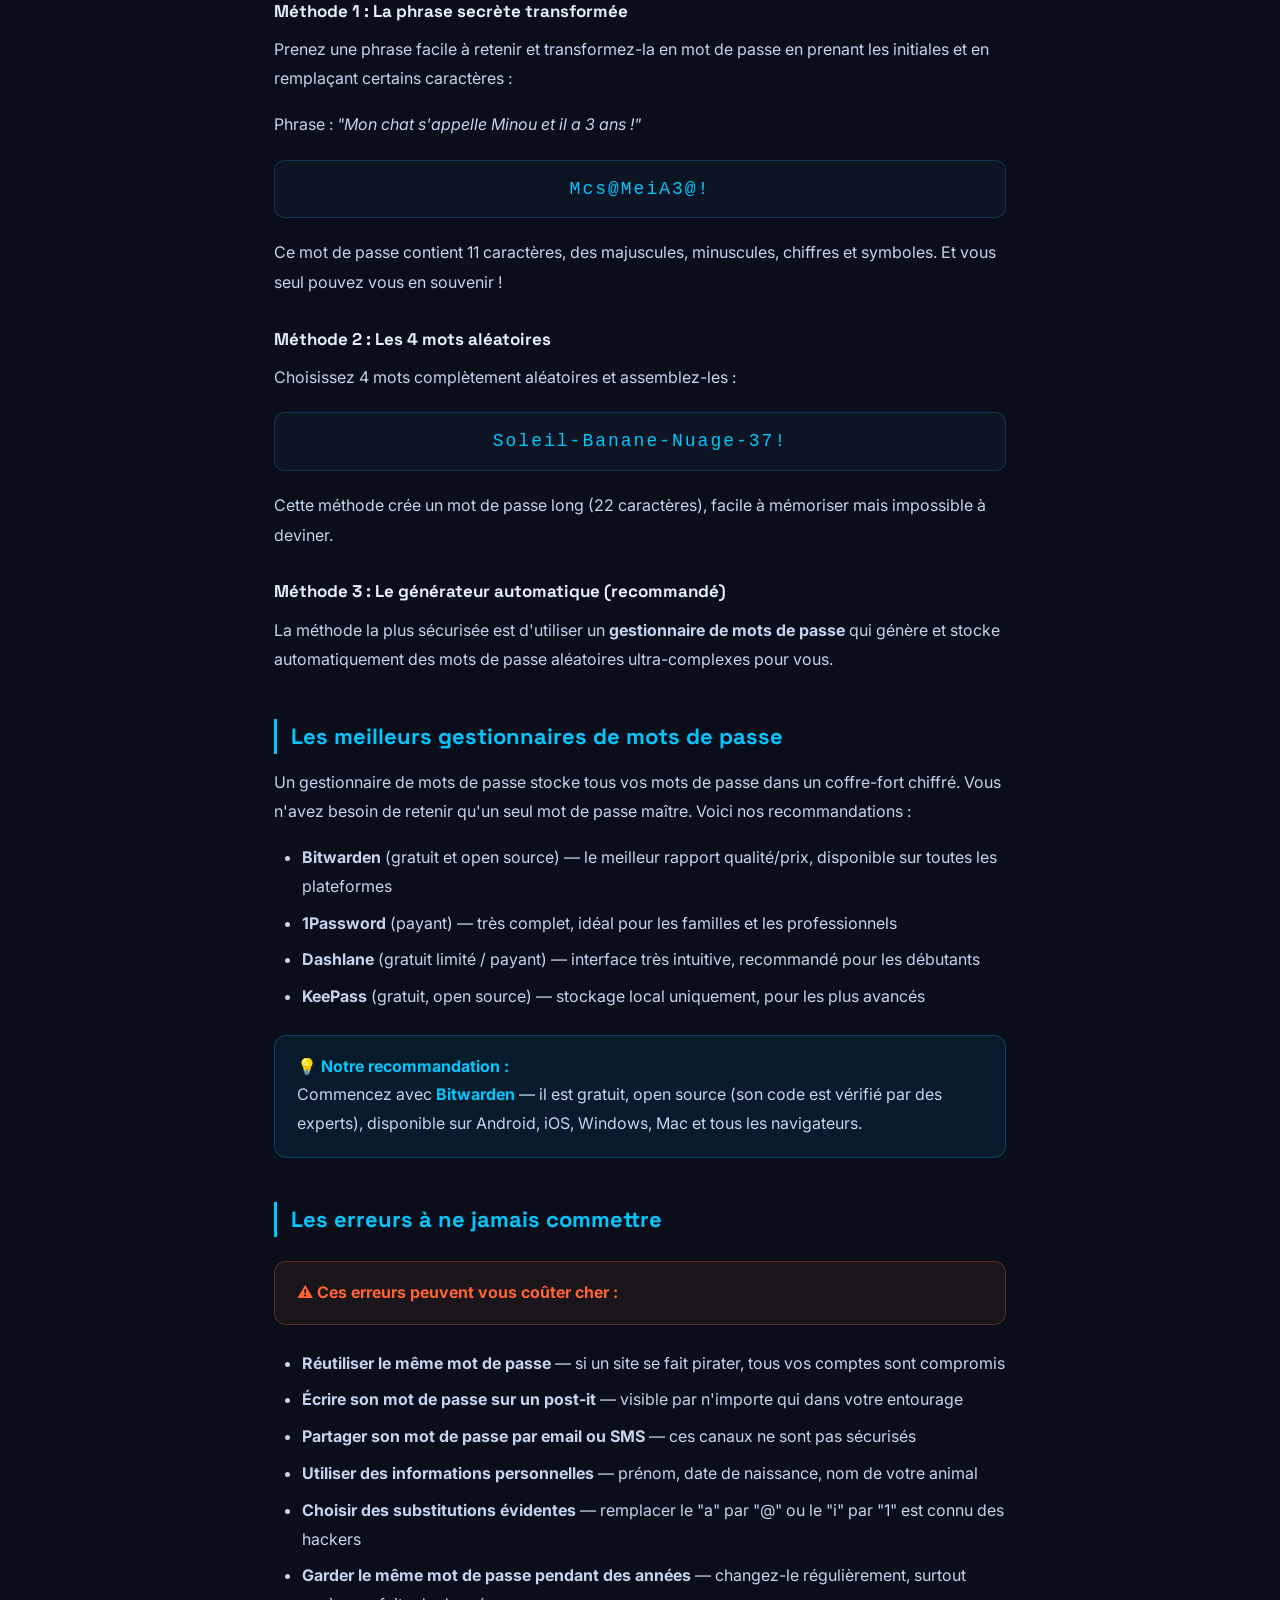
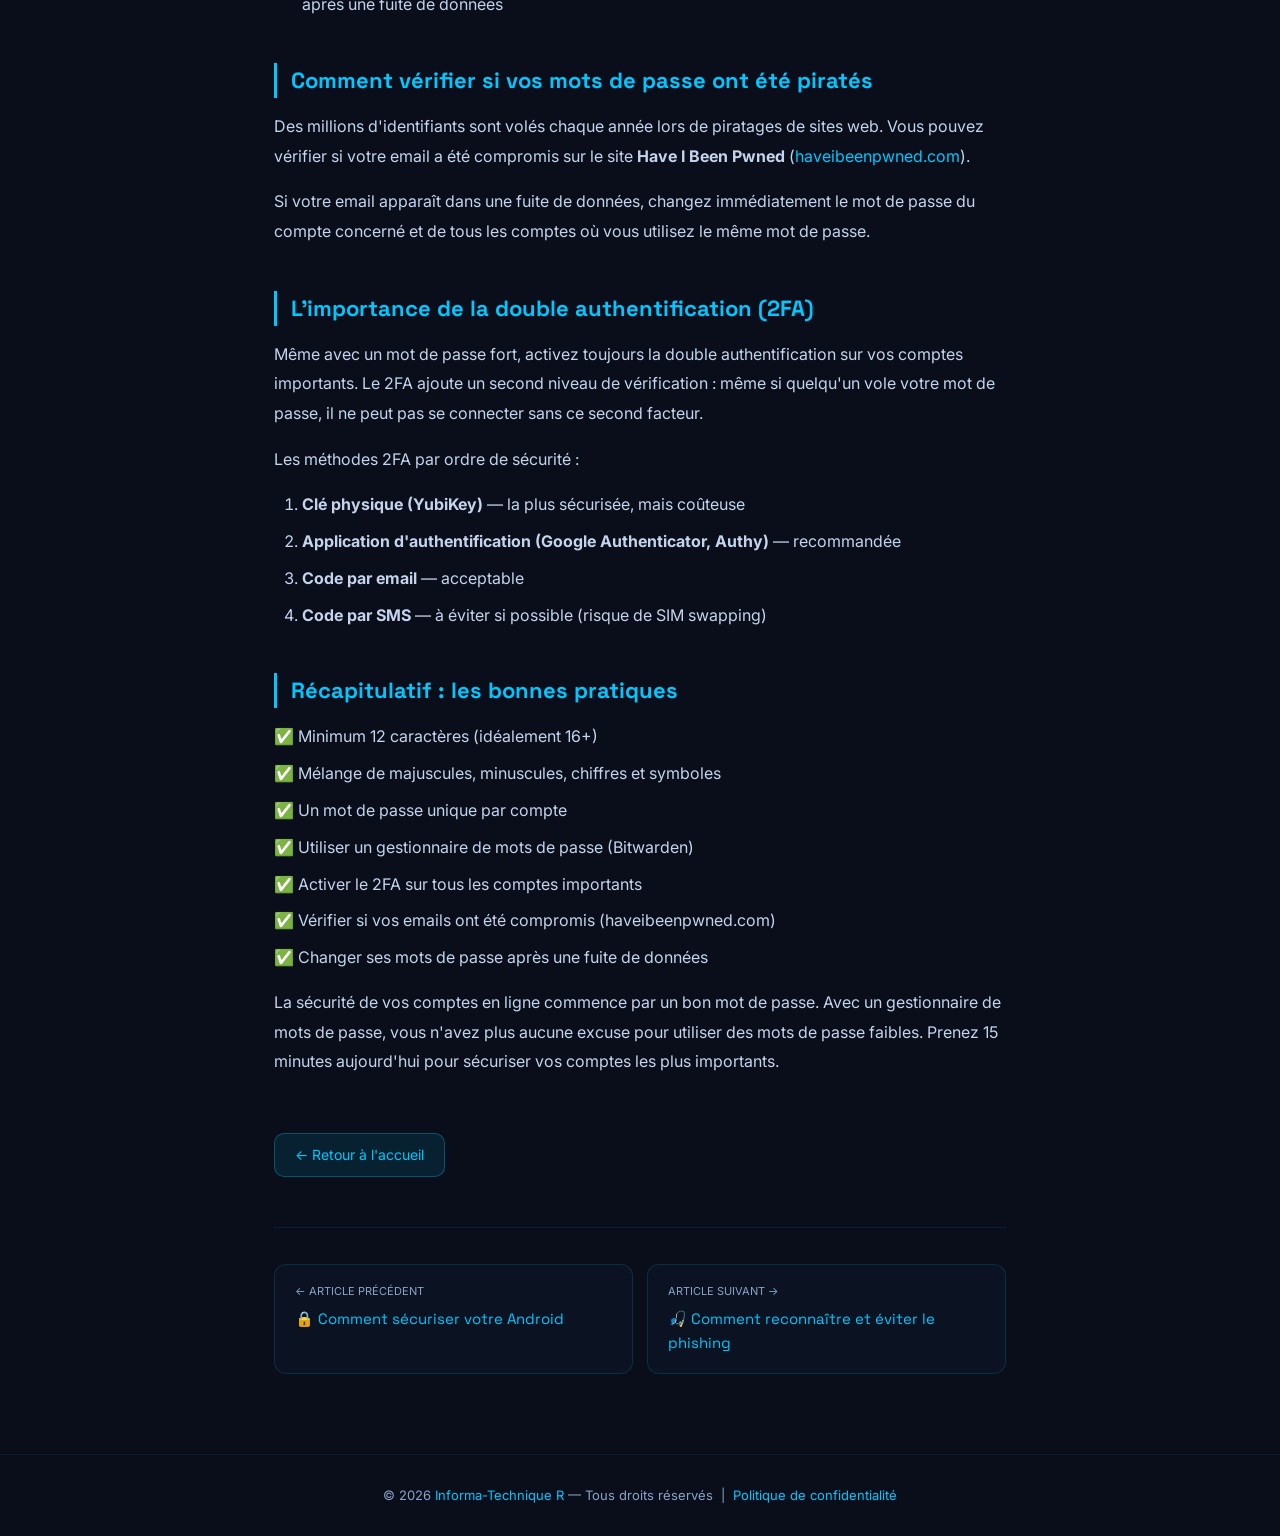
<file: mot-de-passe-fort.html>
<!DOCTYPE html>
<html lang="fr">
<head>
  <meta charset="UTF-8">
  <meta name="viewport" content="width=device-width, initial-scale=1.0">
  <title>Comment créer un mot de passe fort et sécurisé — Informa-Technique R</title>
  <meta name="description" content="Apprenez à créer des mots de passe forts et sécurisés pour protéger vos comptes en ligne. Guide complet avec exemples, gestionnaires de mots de passe et bonnes pratiques.">
  <meta name="keywords" content="mot de passe fort, créer mot de passe sécurisé, gestionnaire mots de passe, sécurité compte, password manager, mot de passe complexe">
  <link rel="canonical" href="https://informa-technique.fr/mot-de-passe-fort.html">
  <meta property="og:title" content="Comment créer un mot de passe fort et sécurisé">
  <meta property="og:description" content="Guide complet pour créer des mots de passe forts, les gérer efficacement et protéger tous vos comptes en ligne.">
  <meta property="og:url" content="https://informa-technique.fr/mot-de-passe-fort.html">
  <meta property="og:type" content="article">
  <link rel="preconnect" href="https://fonts.googleapis.com">
  <link href="https://fonts.googleapis.com/css2?family=Space+Grotesk:wght@400;500;600;700&family=Inter:wght@300;400;500;600&display=swap" rel="stylesheet">
  <link rel="stylesheet" href="css/style.css">
  <script async src="https://pagead2.googlesyndication.com/pagead/js/adsbygoogle.js?client=ca-pub-5419727471233920" crossorigin="anonymous"></script>
  <script type="application/ld+json">
  {
    "@context": "https://schema.org",
    "@type": "Article",
    "headline": "Comment créer un mot de passe fort et sécurisé",
    "description": "Guide complet pour créer des mots de passe forts et protéger vos comptes en ligne.",
    "author": { "@type": "Organization", "name": "Informa-Technique R" },
    "publisher": { "@type": "Organization", "name": "Informa-Technique R", "url": "https://informa-technique.fr" },
    "datePublished": "2026-05-08",
    "url": "https://informa-technique.fr/mot-de-passe-fort.html"
  }
  </script>
  <style>
    .article-hero { padding: 120px 5% 60px; background: linear-gradient(135deg,#090e1a 0%,#0d1525 100%); text-align:center; border-bottom:1px solid rgba(0,200,255,0.1); }
    .article-hero .breadcrumb { font-size:13px; color:#8ba3c7; margin-bottom:16px; }
    .article-hero .breadcrumb a { color:#00c8ff; text-decoration:none; }
    .article-hero .tag { display:inline-block; background:rgba(0,200,255,0.1); border:1px solid rgba(0,200,255,0.3); color:#00c8ff; font-size:12px; padding:4px 14px; border-radius:20px; margin-bottom:18px; font-weight:600; letter-spacing:0.5px; text-transform:uppercase; }
    .article-hero h1 { font-family:'Space Grotesk',sans-serif; font-size:clamp(26px,4vw,46px); color:#e8f0fe; margin-bottom:16px; max-width:800px; margin-left:auto; margin-right:auto; }
    .article-hero h1 span { color:#00c8ff; }
    .article-hero .meta { font-size:14px; color:#8ba3c7; }
    .article-body { max-width:860px; margin:0 auto; padding:60px 5% 80px; }
    .article-body h2 { font-family:'Space Grotesk',sans-serif; font-size:22px; color:#00c8ff; margin:44px 0 14px; padding-left:14px; border-left:3px solid #00c8ff; }
    .article-body h3 { font-family:'Space Grotesk',sans-serif; font-size:17px; color:#e8f0fe; margin:28px 0 10px; }
    .article-body p { color:#c5d4ec; line-height:1.85; margin-bottom:16px; font-size:16px; }
    .article-body ul,.article-body ol { padding-left:28px; margin-bottom:16px; }
    .article-body ul { list-style:disc; }
    .article-body ol { list-style:decimal; }
    .article-body li { color:#c5d4ec; line-height:1.8; margin-bottom:8px; }
    .tip-box { background:rgba(0,200,255,0.07); border:1px solid rgba(0,200,255,0.25); border-radius:12px; padding:18px 22px; margin:24px 0; }
    .tip-box strong { color:#00c8ff; }
    .tip-box p { margin:0; color:#c5d4ec; }
    .warning-box { background:rgba(255,100,50,0.07); border:1px solid rgba(255,100,50,0.3); border-radius:12px; padding:18px 22px; margin:24px 0; }
    .warning-box strong { color:#ff6432; }
    .warning-box p { margin:0; color:#c5d4ec; }
    .password-example { background:#0d1525; border:1px solid rgba(0,200,255,0.2); border-radius:10px; padding:14px 20px; font-family:monospace; font-size:18px; color:#00c8ff; text-align:center; margin:20px 0; letter-spacing:2px; }
    .strength-table { width:100%; border-collapse:collapse; margin:20px 0; }
    .strength-table th { background:rgba(0,200,255,0.1); color:#00c8ff; padding:10px 14px; text-align:left; font-size:14px; }
    .strength-table td { padding:10px 14px; border-bottom:1px solid rgba(0,200,255,0.08); color:#c5d4ec; font-size:14px; }
    .strength-table tr:last-child td { border-bottom:none; }
    .bad { color:#ff6432; } .ok { color:#ffaa00; } .good { color:#00c8ff; } .great { color:#00ff88; }
    .checklist { list-style:none !important; padding-left:0 !important; }
    .checklist li::before { content:"✅ "; }
    .article-body a { color:#00c8ff; }
    .back-btn { display:inline-flex; align-items:center; gap:8px; background:rgba(0,200,255,0.1); border:1px solid rgba(0,200,255,0.3); color:#00c8ff; padding:10px 20px; border-radius:10px; font-size:14px; text-decoration:none; margin-top:40px; margin-right:12px; transition:0.2s; }
    .back-btn:hover { background:rgba(0,200,255,0.2); }
    .articles-nav { display:flex; gap:14px; flex-wrap:wrap; margin-top:50px; padding-top:36px; border-top:1px solid rgba(0,200,255,0.1); }
    .art-link { flex:1; min-width:200px; background:rgba(13,21,37,0.8); border:1px solid rgba(0,200,255,0.15); border-radius:12px; padding:18px 20px; color:#e8f0fe; text-decoration:none; transition:0.2s; }
    .art-link:hover { border-color:rgba(0,200,255,0.4); }
    .art-link .art-link-label { font-size:11px; color:#8ba3c7; text-transform:uppercase; margin-bottom:6px; }
    .art-link .art-link-title { font-family:'Space Grotesk',sans-serif; font-size:15px; color:#00c8ff; }
    footer.art-footer { text-align:center; padding:30px 5%; border-top:1px solid rgba(0,200,255,0.1); color:#8ba3c7; font-size:13px; }
    footer.art-footer a { color:#00c8ff; }
  </style>
</head>
<body>
<nav id="mainNav">
  <a href="index.html" class="nav-logo">
    <div class="nav-logo-icon">🛡️</div>
    <div>
      <div class="nav-logo-text">Informa-Technique R</div>
      <div class="nav-logo-sub">Sécurité & Astuces Numériques</div>
    </div>
  </a>
  <ul class="nav-links">
    <li><a href="index.html">Accueil</a></li>
    <li><a href="index.html#categories">Catégories</a></li>
    <li><a href="index.html#videos">Vidéos</a></li>
    <li><a href="index.html#contact">Contact</a></li>
  </ul>
</nav>

<div class="article-hero">
  <p class="breadcrumb"><a href="index.html">Accueil</a> › <a href="index.html#categories">Sécurité</a> › Mot de passe fort</p>
  <div class="tag">🔑 Sécurité des comptes</div>
  <h1>Comment créer un <span>mot de passe fort</span> et sécurisé</h1>
  <p class="meta">Par Informa-Technique R &nbsp;·&nbsp; 8 mai 2026 &nbsp;·&nbsp; 7 min de lecture</p>
</div>

<div class="article-body">

  <p>Chaque année, des millions de comptes en ligne sont piratés à cause de mots de passe trop faibles ou réutilisés. "123456", "azerty", "motdepasse" — ces mots de passe sont les premiers que les hackers testent. Pourtant, créer un mot de passe vraiment fort est plus simple qu'on ne le pense. Dans ce guide, nous vous expliquons tout ce qu'il faut savoir.</p>

  <h2>Pourquoi un mot de passe faible est si dangereux ?</h2>
  <p>Les hackers disposent d'outils capables de tester des millions de combinaisons en quelques secondes. C'est ce qu'on appelle une attaque par "force brute" ou par "dictionnaire". Un mot de passe court et simple peut être cassé en moins d'une minute.</p>

  <table class="strength-table">
    <thead>
      <tr><th>Mot de passe</th><th>Temps pour le casser</th><th>Niveau</th></tr>
    </thead>
    <tbody>
      <tr><td>azerty</td><td>Moins d'1 seconde</td><td class="bad">❌ Très faible</td></tr>
      <tr><td>Mohamed1990</td><td>Quelques secondes</td><td class="bad">❌ Faible</td></tr>
      <tr><td>M0h@med1990</td><td>Quelques heures</td><td class="ok">⚠️ Moyen</td></tr>
      <tr><td>Tr0p!Facile#2026</td><td>Des années</td><td class="good">✅ Fort</td></tr>
      <tr><td>K#9mZ!pL2@xQv7nR</td><td>Des millions d'années</td><td class="great">🏆 Très fort</td></tr>
    </tbody>
  </table>

  <h2>Les règles d'un mot de passe fort</h2>
  <p>Un bon mot de passe doit respecter les critères suivants :</p>
  <ul>
    <li><strong>Longueur minimale de 12 caractères</strong> — plus c'est long, mieux c'est. Visez 16 caractères idéalement.</li>
    <li><strong>Mélange de types de caractères</strong> — majuscules, minuscules, chiffres et symboles spéciaux (!@#$%^&*)</li>
    <li><strong>Pas de mots du dictionnaire</strong> — les attaques par dictionnaire testent tous les mots courants</li>
    <li><strong>Pas d'informations personnelles</strong> — votre prénom, date de naissance ou nom sont faciles à deviner</li>
    <li><strong>Unique pour chaque compte</strong> — ne réutilisez jamais le même mot de passe sur plusieurs sites</li>
  </ul>

  <h2>3 méthodes pour créer un mot de passe fort</h2>

  <h3>Méthode 1 : La phrase secrète transformée</h3>
  <p>Prenez une phrase facile à retenir et transformez-la en mot de passe en prenant les initiales et en remplaçant certains caractères :</p>
  <p>Phrase : <em>"Mon chat s'appelle Minou et il a 3 ans !"</em></p>
  <div class="password-example">Mcs@MeiA3@!</div>
  <p>Ce mot de passe contient 11 caractères, des majuscules, minuscules, chiffres et symboles. Et vous seul pouvez vous en souvenir !</p>

  <h3>Méthode 2 : Les 4 mots aléatoires</h3>
  <p>Choisissez 4 mots complètement aléatoires et assemblez-les :</p>
  <div class="password-example">Soleil-Banane-Nuage-37!</div>
  <p>Cette méthode crée un mot de passe long (22 caractères), facile à mémoriser mais impossible à deviner.</p>

  <h3>Méthode 3 : Le générateur automatique (recommandé)</h3>
  <p>La méthode la plus sécurisée est d'utiliser un <strong>gestionnaire de mots de passe</strong> qui génère et stocke automatiquement des mots de passe aléatoires ultra-complexes pour vous.</p>

  <h2>Les meilleurs gestionnaires de mots de passe</h2>
  <p>Un gestionnaire de mots de passe stocke tous vos mots de passe dans un coffre-fort chiffré. Vous n'avez besoin de retenir qu'un seul mot de passe maître. Voici nos recommandations :</p>
  <ul>
    <li><strong>Bitwarden</strong> (gratuit et open source) — le meilleur rapport qualité/prix, disponible sur toutes les plateformes</li>
    <li><strong>1Password</strong> (payant) — très complet, idéal pour les familles et les professionnels</li>
    <li><strong>Dashlane</strong> (gratuit limité / payant) — interface très intuitive, recommandé pour les débutants</li>
    <li><strong>KeePass</strong> (gratuit, open source) — stockage local uniquement, pour les plus avancés</li>
  </ul>
  <div class="tip-box">
    <strong>💡 Notre recommandation :</strong>
    <p>Commencez avec <strong>Bitwarden</strong> — il est gratuit, open source (son code est vérifié par des experts), disponible sur Android, iOS, Windows, Mac et tous les navigateurs.</p>
  </div>

  <h2>Les erreurs à ne jamais commettre</h2>
  <div class="warning-box">
    <strong>⚠️ Ces erreurs peuvent vous coûter cher :</strong>
    <p></p>
  </div>
  <ul>
    <li><strong>Réutiliser le même mot de passe</strong> — si un site se fait pirater, tous vos comptes sont compromis</li>
    <li><strong>Écrire son mot de passe sur un post-it</strong> — visible par n'importe qui dans votre entourage</li>
    <li><strong>Partager son mot de passe par email ou SMS</strong> — ces canaux ne sont pas sécurisés</li>
    <li><strong>Utiliser des informations personnelles</strong> — prénom, date de naissance, nom de votre animal</li>
    <li><strong>Choisir des substitutions évidentes</strong> — remplacer le "a" par "@" ou le "i" par "1" est connu des hackers</li>
    <li><strong>Garder le même mot de passe pendant des années</strong> — changez-le régulièrement, surtout après une fuite de données</li>
  </ul>

  <h2>Comment vérifier si vos mots de passe ont été piratés</h2>
  <p>Des millions d'identifiants sont volés chaque année lors de piratages de sites web. Vous pouvez vérifier si votre email a été compromis sur le site <strong>Have I Been Pwned</strong> (<a href="https://haveibeenpwned.com" target="_blank" rel="noopener">haveibeenpwned.com</a>).</p>
  <p>Si votre email apparaît dans une fuite de données, changez immédiatement le mot de passe du compte concerné et de tous les comptes où vous utilisez le même mot de passe.</p>

  <h2>L'importance de la double authentification (2FA)</h2>
  <p>Même avec un mot de passe fort, activez toujours la double authentification sur vos comptes importants. Le 2FA ajoute un second niveau de vérification : même si quelqu'un vole votre mot de passe, il ne peut pas se connecter sans ce second facteur.</p>
  <p>Les méthodes 2FA par ordre de sécurité :</p>
  <ol>
    <li><strong>Clé physique (YubiKey)</strong> — la plus sécurisée, mais coûteuse</li>
    <li><strong>Application d'authentification (Google Authenticator, Authy)</strong> — recommandée</li>
    <li><strong>Code par email</strong> — acceptable</li>
    <li><strong>Code par SMS</strong> — à éviter si possible (risque de SIM swapping)</li>
  </ol>

  <h2>Récapitulatif : les bonnes pratiques</h2>
  <ul class="checklist">
    <li>Minimum 12 caractères (idéalement 16+)</li>
    <li>Mélange de majuscules, minuscules, chiffres et symboles</li>
    <li>Un mot de passe unique par compte</li>
    <li>Utiliser un gestionnaire de mots de passe (Bitwarden)</li>
    <li>Activer le 2FA sur tous les comptes importants</li>
    <li>Vérifier si vos emails ont été compromis (haveibeenpwned.com)</li>
    <li>Changer ses mots de passe après une fuite de données</li>
  </ul>

  <p>La sécurité de vos comptes en ligne commence par un bon mot de passe. Avec un gestionnaire de mots de passe, vous n'avez plus aucune excuse pour utiliser des mots de passe faibles. Prenez 15 minutes aujourd'hui pour sécuriser vos comptes les plus importants.</p>

  <a href="index.html" class="back-btn">← Retour à l'accueil</a>

  <div class="articles-nav">
    <a href="securiser-android.html" class="art-link">
      <div class="art-link-label">← Article précédent</div>
      <div class="art-link-title">🔒 Comment sécuriser votre Android</div>
    </a>
    <a href="eviter-phishing.html" class="art-link">
      <div class="art-link-label">Article suivant →</div>
      <div class="art-link-title">🎣 Comment reconnaître et éviter le phishing</div>
    </a>
  </div>
</div>

<footer class="art-footer">
  <p>© 2026 <a href="index.html">Informa-Technique R</a> — Tous droits réservés &nbsp;|&nbsp; <a href="politique-de-confidentialite.html">Politique de confidentialité</a></p>
</footer>
</body>
</html>
</file>
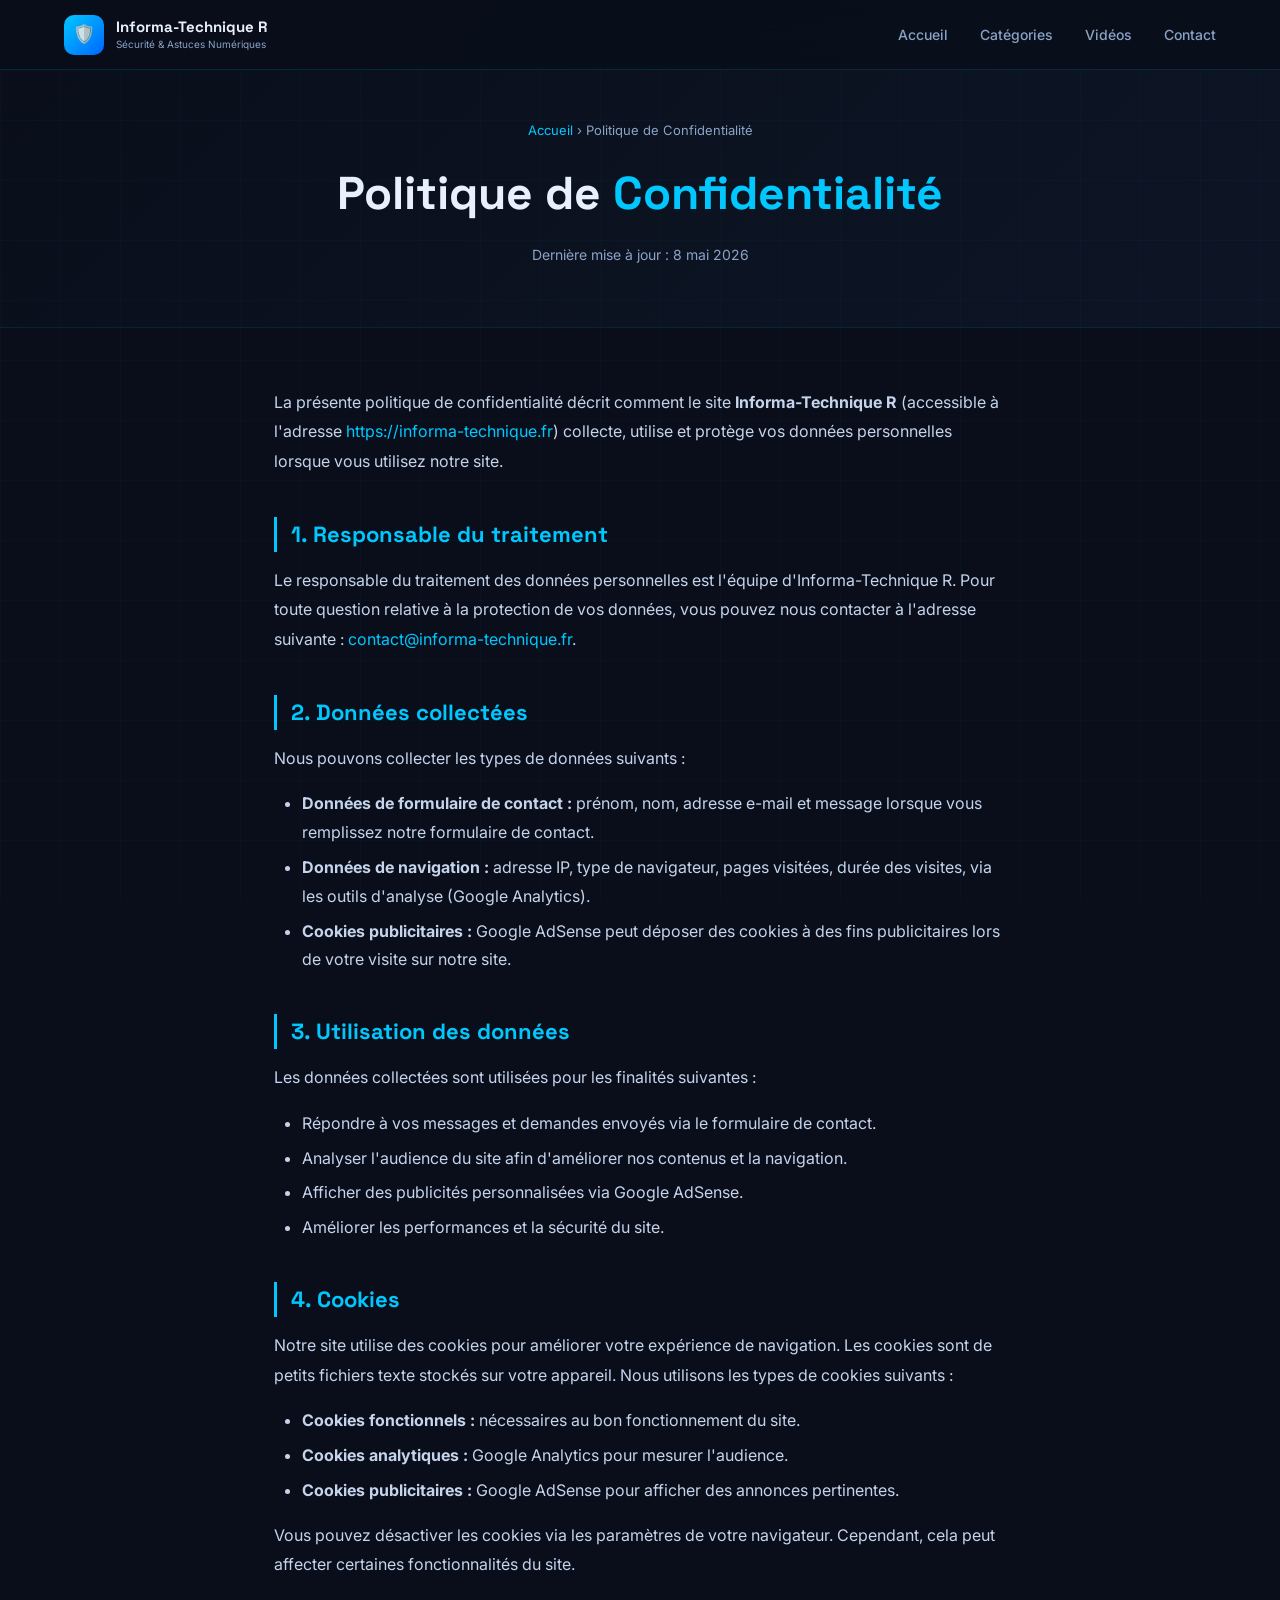
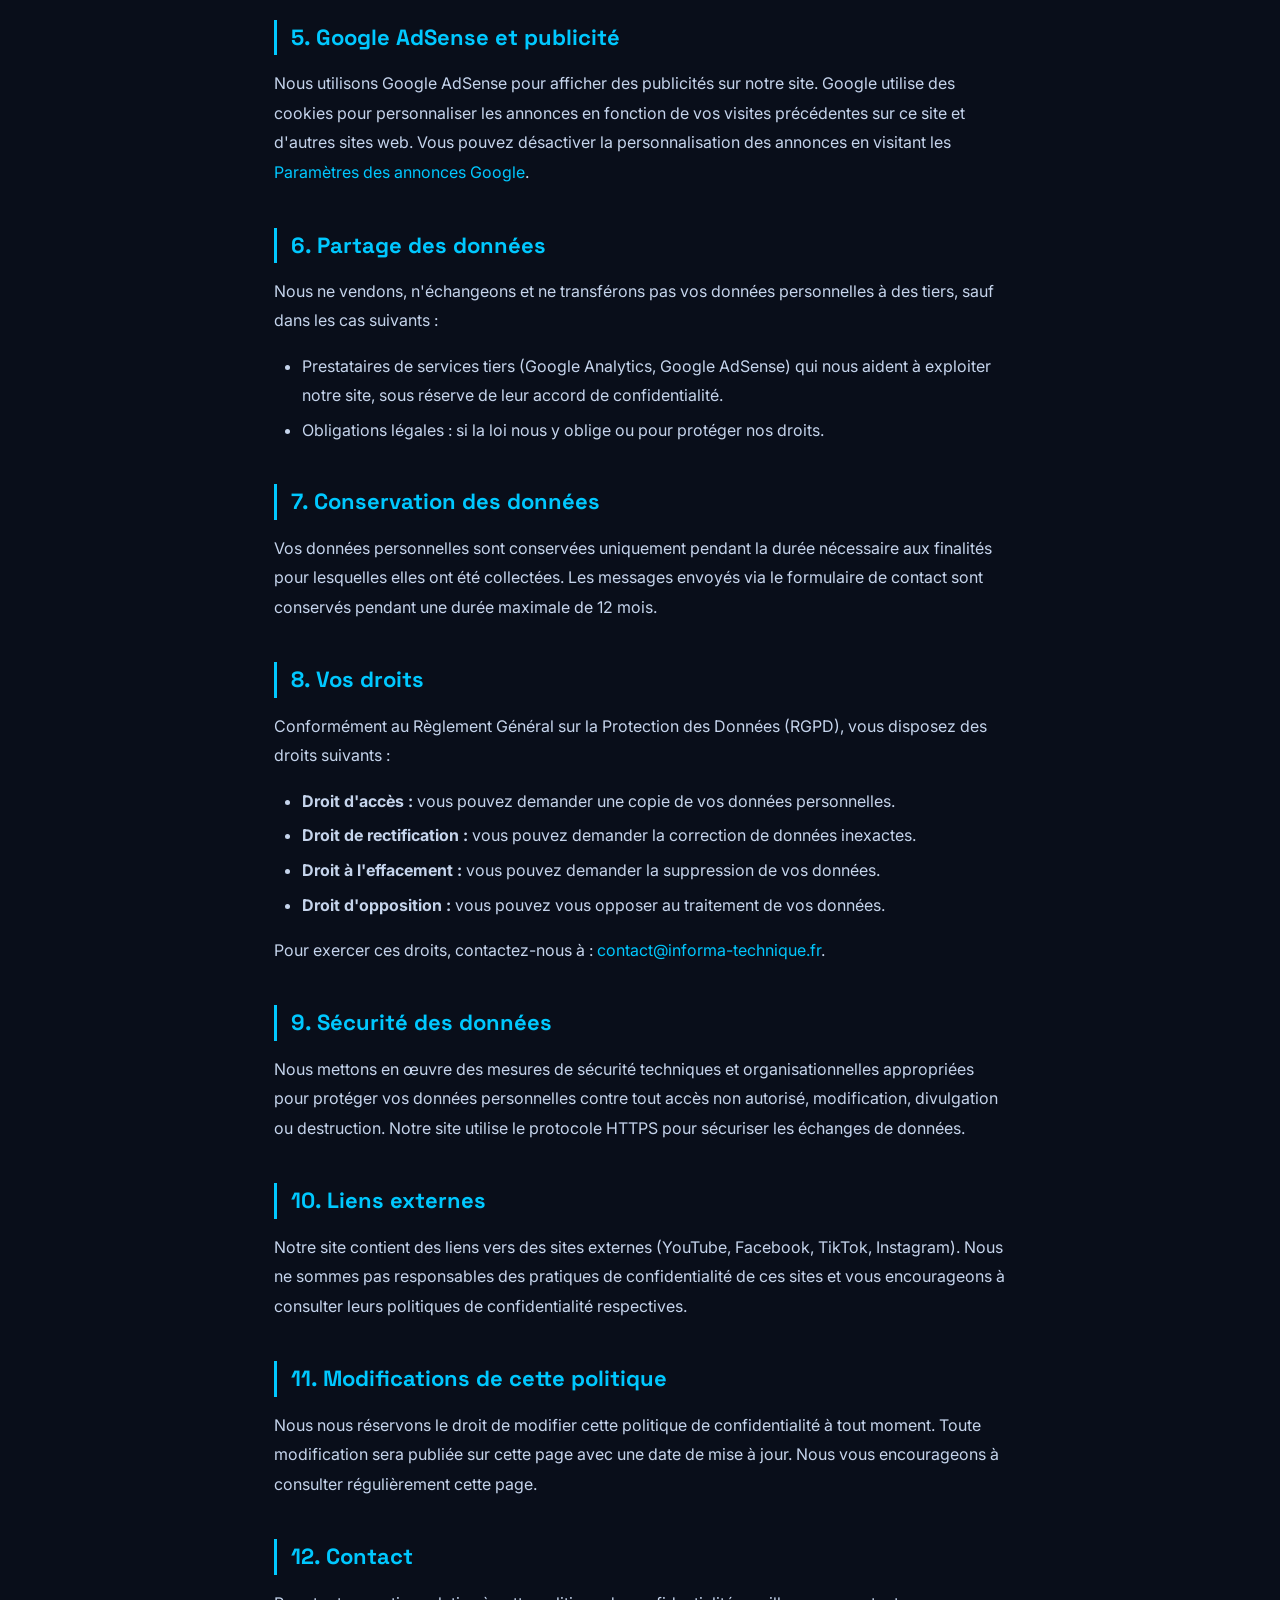
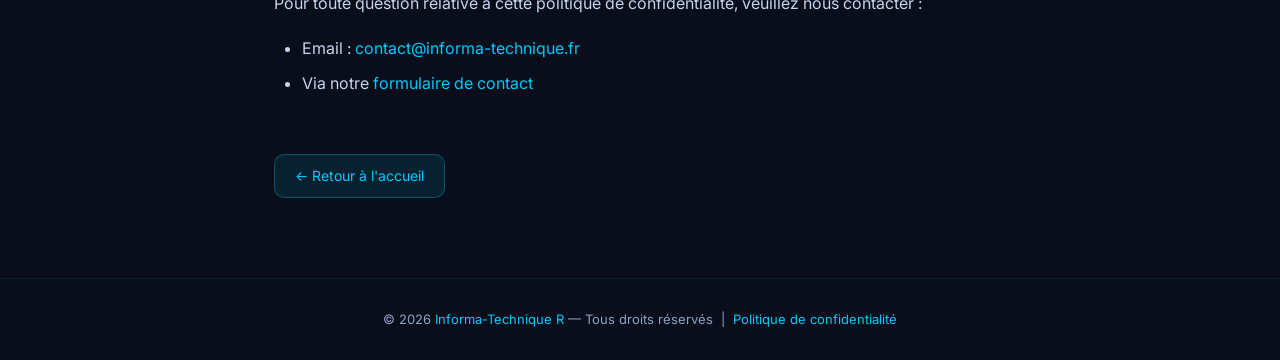
<file: politique-de-confidentialite.html>
<!DOCTYPE html>
<html lang="fr">
<head>
  <meta charset="UTF-8">
  <meta name="viewport" content="width=device-width, initial-scale=1.0">
  <title>Politique de Confidentialité — Informa-Technique R</title>
  <meta name="description" content="Politique de confidentialité d'Informa-Technique R. Découvrez comment nous collectons, utilisons et protégeons vos données personnelles.">
  <link rel="canonical" href="https://informa-technique.fr/politique-de-confidentialite.html">
  <link rel="preconnect" href="https://fonts.googleapis.com">
  <link href="https://fonts.googleapis.com/css2?family=Space+Grotesk:wght@400;500;600;700&family=Inter:wght@300;400;500;600&display=swap" rel="stylesheet">
  <link rel="stylesheet" href="css/style.css">
  <script async src="https://pagead2.googlesyndication.com/pagead/js/adsbygoogle.js?client=ca-pub-5419727471233920" crossorigin="anonymous"></script>
  <style>
    .article-hero {
      padding: 120px 5% 60px;
      background: linear-gradient(135deg, #090e1a 0%, #0d1525 100%);
      text-align: center;
      border-bottom: 1px solid rgba(0,200,255,0.1);
    }
    .article-hero .breadcrumb {
      font-size: 13px;
      color: #8ba3c7;
      margin-bottom: 16px;
    }
    .article-hero .breadcrumb a { color: #00c8ff; text-decoration: none; }
    .article-hero h1 {
      font-family: 'Space Grotesk', sans-serif;
      font-size: clamp(28px, 4vw, 46px);
      color: #e8f0fe;
      margin-bottom: 14px;
    }
    .article-hero h1 span { color: #00c8ff; }
    .article-hero .meta {
      font-size: 14px;
      color: #8ba3c7;
    }
    .article-body {
      max-width: 860px;
      margin: 0 auto;
      padding: 60px 5% 80px;
    }
    .article-body h2 {
      font-family: 'Space Grotesk', sans-serif;
      font-size: 22px;
      color: #00c8ff;
      margin: 40px 0 14px;
      padding-left: 14px;
      border-left: 3px solid #00c8ff;
    }
    .article-body p {
      color: #c5d4ec;
      line-height: 1.85;
      margin-bottom: 16px;
      font-size: 16px;
    }
    .article-body ul {
      list-style: disc;
      padding-left: 28px;
      margin-bottom: 16px;
    }
    .article-body ul li {
      color: #c5d4ec;
      line-height: 1.8;
      margin-bottom: 6px;
    }
    .article-body a { color: #00c8ff; }
    .back-btn {
      display: inline-flex;
      align-items: center;
      gap: 8px;
      background: rgba(0,200,255,0.1);
      border: 1px solid rgba(0,200,255,0.3);
      color: #00c8ff;
      padding: 10px 20px;
      border-radius: 10px;
      font-size: 14px;
      text-decoration: none;
      margin-top: 40px;
      transition: 0.2s;
    }
    .back-btn:hover { background: rgba(0,200,255,0.2); }
    footer.art-footer {
      text-align: center;
      padding: 30px 5%;
      border-top: 1px solid rgba(0,200,255,0.1);
      color: #8ba3c7;
      font-size: 13px;
    }
    footer.art-footer a { color: #00c8ff; }
  </style>
</head>
<body>
<nav id="mainNav">
  <a href="index.html" class="nav-logo">
    <div class="nav-logo-icon">🛡️</div>
    <div>
      <div class="nav-logo-text">Informa-Technique R</div>
      <div class="nav-logo-sub">Sécurité & Astuces Numériques</div>
    </div>
  </a>
  <ul class="nav-links">
    <li><a href="index.html">Accueil</a></li>
    <li><a href="index.html#categories">Catégories</a></li>
    <li><a href="index.html#videos">Vidéos</a></li>
    <li><a href="index.html#contact">Contact</a></li>
  </ul>
</nav>

<div class="article-hero">
  <p class="breadcrumb"><a href="index.html">Accueil</a> › Politique de Confidentialité</p>
  <h1>Politique de <span>Confidentialité</span></h1>
  <p class="meta">Dernière mise à jour : 8 mai 2026</p>
</div>

<div class="article-body">

  <p>La présente politique de confidentialité décrit comment le site <strong>Informa-Technique R</strong> (accessible à l'adresse <a href="https://informa-technique.fr">https://informa-technique.fr</a>) collecte, utilise et protège vos données personnelles lorsque vous utilisez notre site.</p>

  <h2>1. Responsable du traitement</h2>
  <p>Le responsable du traitement des données personnelles est l'équipe d'Informa-Technique R. Pour toute question relative à la protection de vos données, vous pouvez nous contacter à l'adresse suivante : <a href="mailto:contact@informa-technique.fr">contact@informa-technique.fr</a>.</p>

  <h2>2. Données collectées</h2>
  <p>Nous pouvons collecter les types de données suivants :</p>
  <ul>
    <li><strong>Données de formulaire de contact :</strong> prénom, nom, adresse e-mail et message lorsque vous remplissez notre formulaire de contact.</li>
    <li><strong>Données de navigation :</strong> adresse IP, type de navigateur, pages visitées, durée des visites, via les outils d'analyse (Google Analytics).</li>
    <li><strong>Cookies publicitaires :</strong> Google AdSense peut déposer des cookies à des fins publicitaires lors de votre visite sur notre site.</li>
  </ul>

  <h2>3. Utilisation des données</h2>
  <p>Les données collectées sont utilisées pour les finalités suivantes :</p>
  <ul>
    <li>Répondre à vos messages et demandes envoyés via le formulaire de contact.</li>
    <li>Analyser l'audience du site afin d'améliorer nos contenus et la navigation.</li>
    <li>Afficher des publicités personnalisées via Google AdSense.</li>
    <li>Améliorer les performances et la sécurité du site.</li>
  </ul>

  <h2>4. Cookies</h2>
  <p>Notre site utilise des cookies pour améliorer votre expérience de navigation. Les cookies sont de petits fichiers texte stockés sur votre appareil. Nous utilisons les types de cookies suivants :</p>
  <ul>
    <li><strong>Cookies fonctionnels :</strong> nécessaires au bon fonctionnement du site.</li>
    <li><strong>Cookies analytiques :</strong> Google Analytics pour mesurer l'audience.</li>
    <li><strong>Cookies publicitaires :</strong> Google AdSense pour afficher des annonces pertinentes.</li>
  </ul>
  <p>Vous pouvez désactiver les cookies via les paramètres de votre navigateur. Cependant, cela peut affecter certaines fonctionnalités du site.</p>

  <h2>5. Google AdSense et publicité</h2>
  <p>Nous utilisons Google AdSense pour afficher des publicités sur notre site. Google utilise des cookies pour personnaliser les annonces en fonction de vos visites précédentes sur ce site et d'autres sites web. Vous pouvez désactiver la personnalisation des annonces en visitant les <a href="https://www.google.com/settings/ads" target="_blank" rel="noopener">Paramètres des annonces Google</a>.</p>

  <h2>6. Partage des données</h2>
  <p>Nous ne vendons, n'échangeons et ne transférons pas vos données personnelles à des tiers, sauf dans les cas suivants :</p>
  <ul>
    <li>Prestataires de services tiers (Google Analytics, Google AdSense) qui nous aident à exploiter notre site, sous réserve de leur accord de confidentialité.</li>
    <li>Obligations légales : si la loi nous y oblige ou pour protéger nos droits.</li>
  </ul>

  <h2>7. Conservation des données</h2>
  <p>Vos données personnelles sont conservées uniquement pendant la durée nécessaire aux finalités pour lesquelles elles ont été collectées. Les messages envoyés via le formulaire de contact sont conservés pendant une durée maximale de 12 mois.</p>

  <h2>8. Vos droits</h2>
  <p>Conformément au Règlement Général sur la Protection des Données (RGPD), vous disposez des droits suivants :</p>
  <ul>
    <li><strong>Droit d'accès :</strong> vous pouvez demander une copie de vos données personnelles.</li>
    <li><strong>Droit de rectification :</strong> vous pouvez demander la correction de données inexactes.</li>
    <li><strong>Droit à l'effacement :</strong> vous pouvez demander la suppression de vos données.</li>
    <li><strong>Droit d'opposition :</strong> vous pouvez vous opposer au traitement de vos données.</li>
  </ul>
  <p>Pour exercer ces droits, contactez-nous à : <a href="mailto:contact@informa-technique.fr">contact@informa-technique.fr</a>.</p>

  <h2>9. Sécurité des données</h2>
  <p>Nous mettons en œuvre des mesures de sécurité techniques et organisationnelles appropriées pour protéger vos données personnelles contre tout accès non autorisé, modification, divulgation ou destruction. Notre site utilise le protocole HTTPS pour sécuriser les échanges de données.</p>

  <h2>10. Liens externes</h2>
  <p>Notre site contient des liens vers des sites externes (YouTube, Facebook, TikTok, Instagram). Nous ne sommes pas responsables des pratiques de confidentialité de ces sites et vous encourageons à consulter leurs politiques de confidentialité respectives.</p>

  <h2>11. Modifications de cette politique</h2>
  <p>Nous nous réservons le droit de modifier cette politique de confidentialité à tout moment. Toute modification sera publiée sur cette page avec une date de mise à jour. Nous vous encourageons à consulter régulièrement cette page.</p>

  <h2>12. Contact</h2>
  <p>Pour toute question relative à cette politique de confidentialité, veuillez nous contacter :</p>
  <ul>
    <li>Email : <a href="mailto:contact@informa-technique.fr">contact@informa-technique.fr</a></li>
    <li>Via notre <a href="index.html#contact">formulaire de contact</a></li>
  </ul>

  <a href="index.html" class="back-btn">← Retour à l'accueil</a>
</div>

<footer class="art-footer">
  <p>© 2026 <a href="index.html">Informa-Technique R</a> — Tous droits réservés &nbsp;|&nbsp; <a href="politique-de-confidentialite.html">Politique de confidentialité</a></p>
</footer>
</body>
</html>
</file>
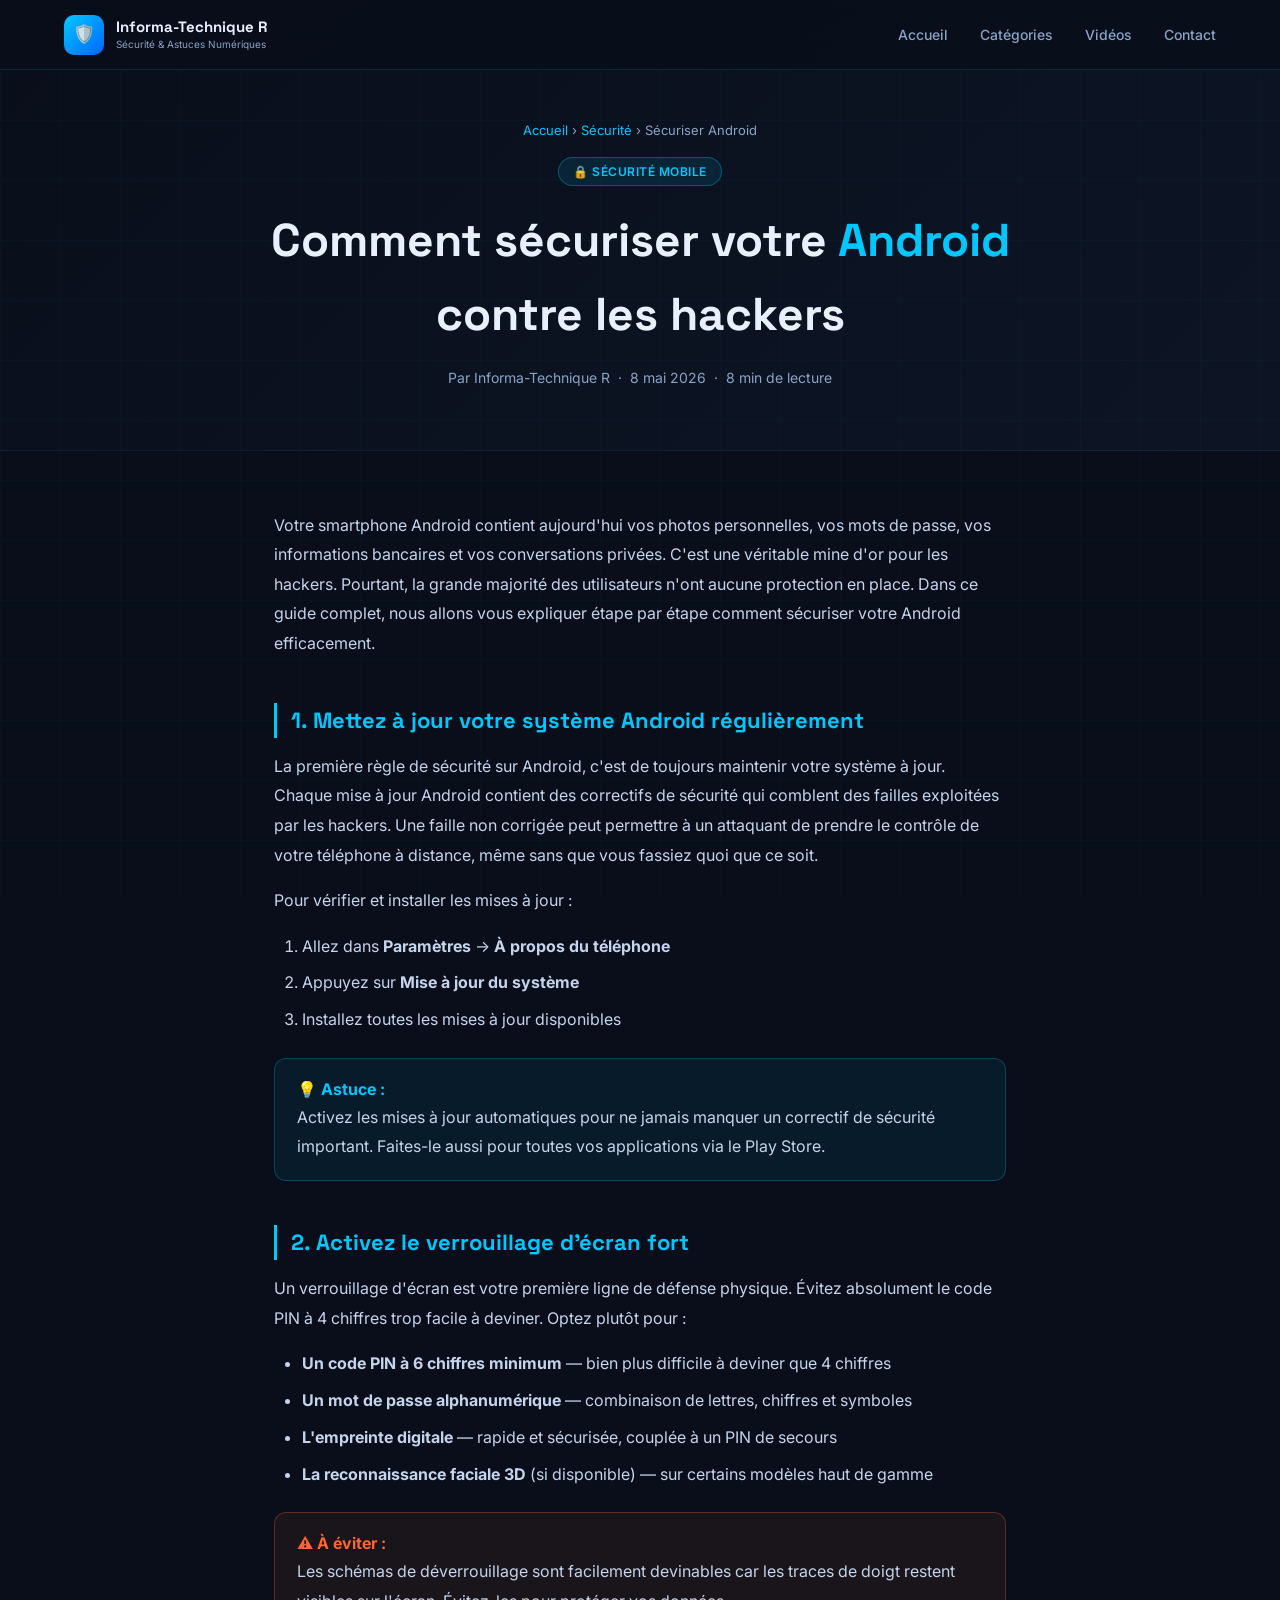
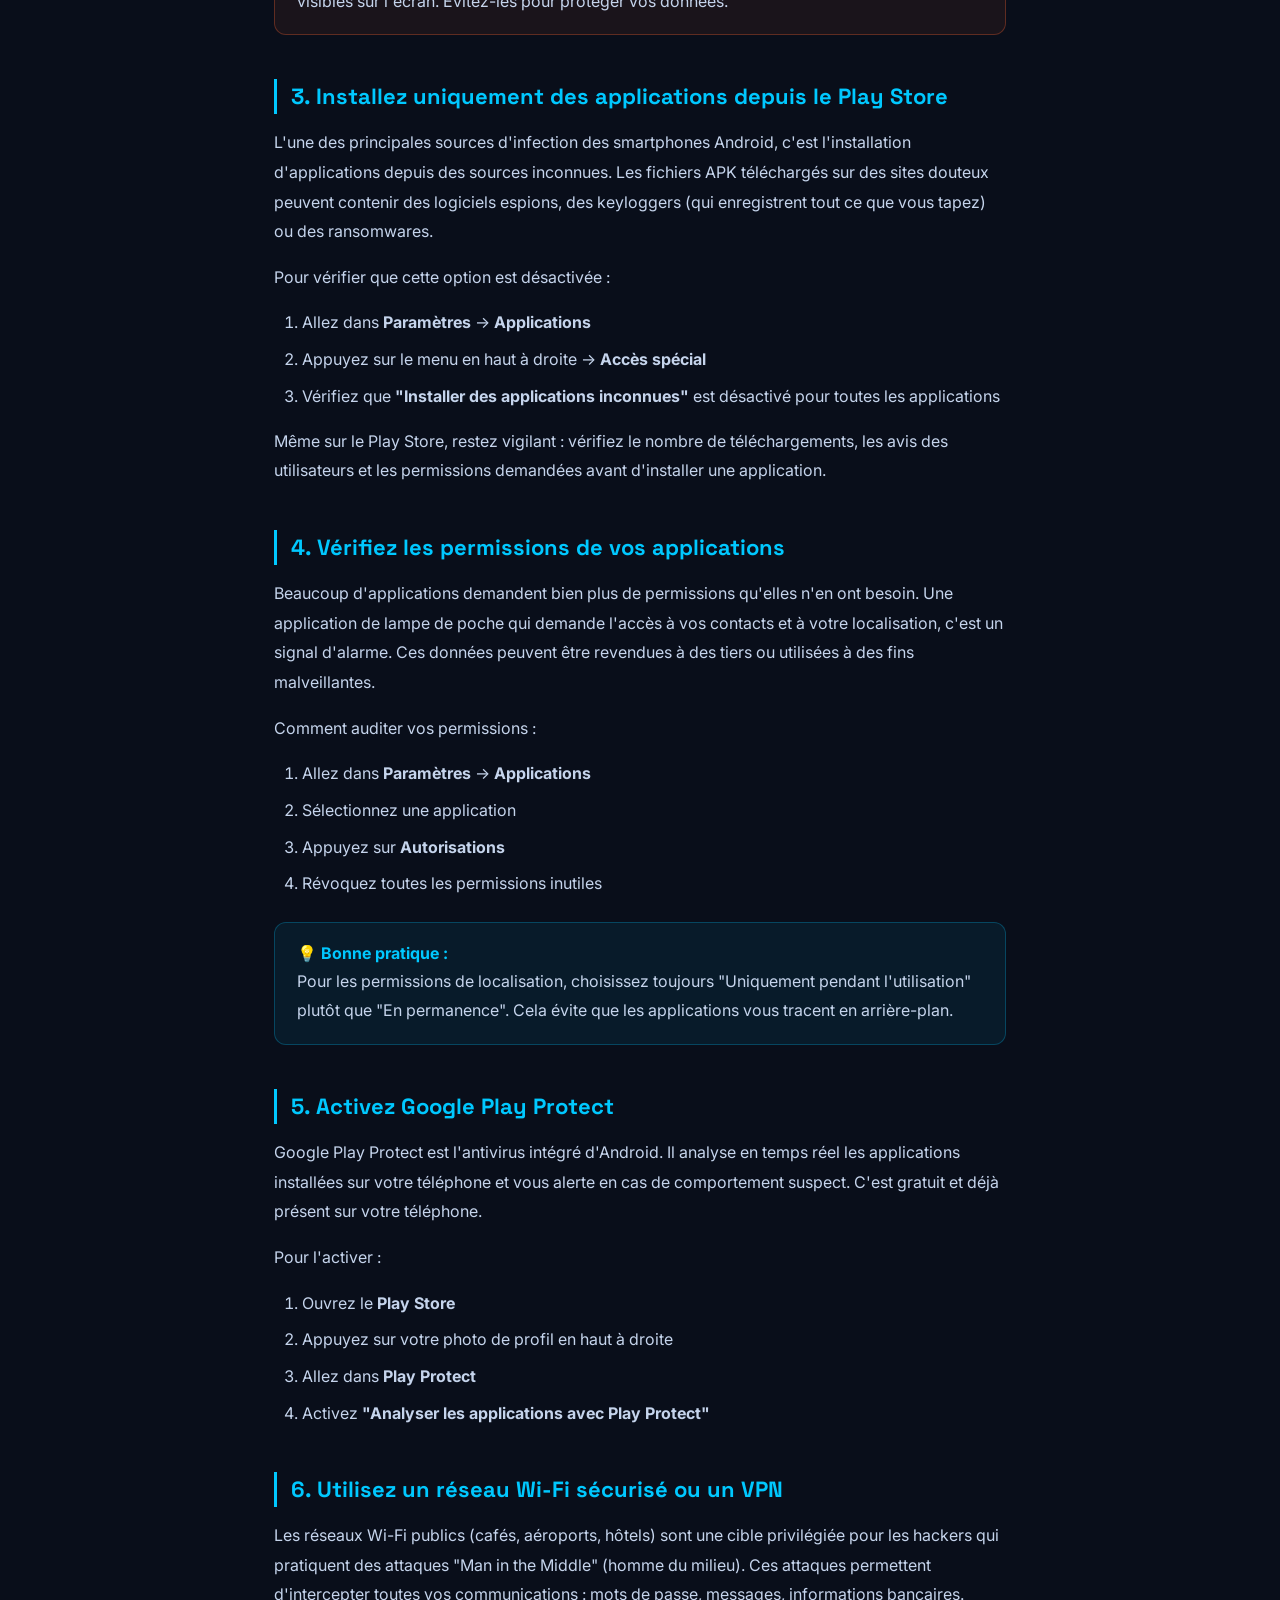
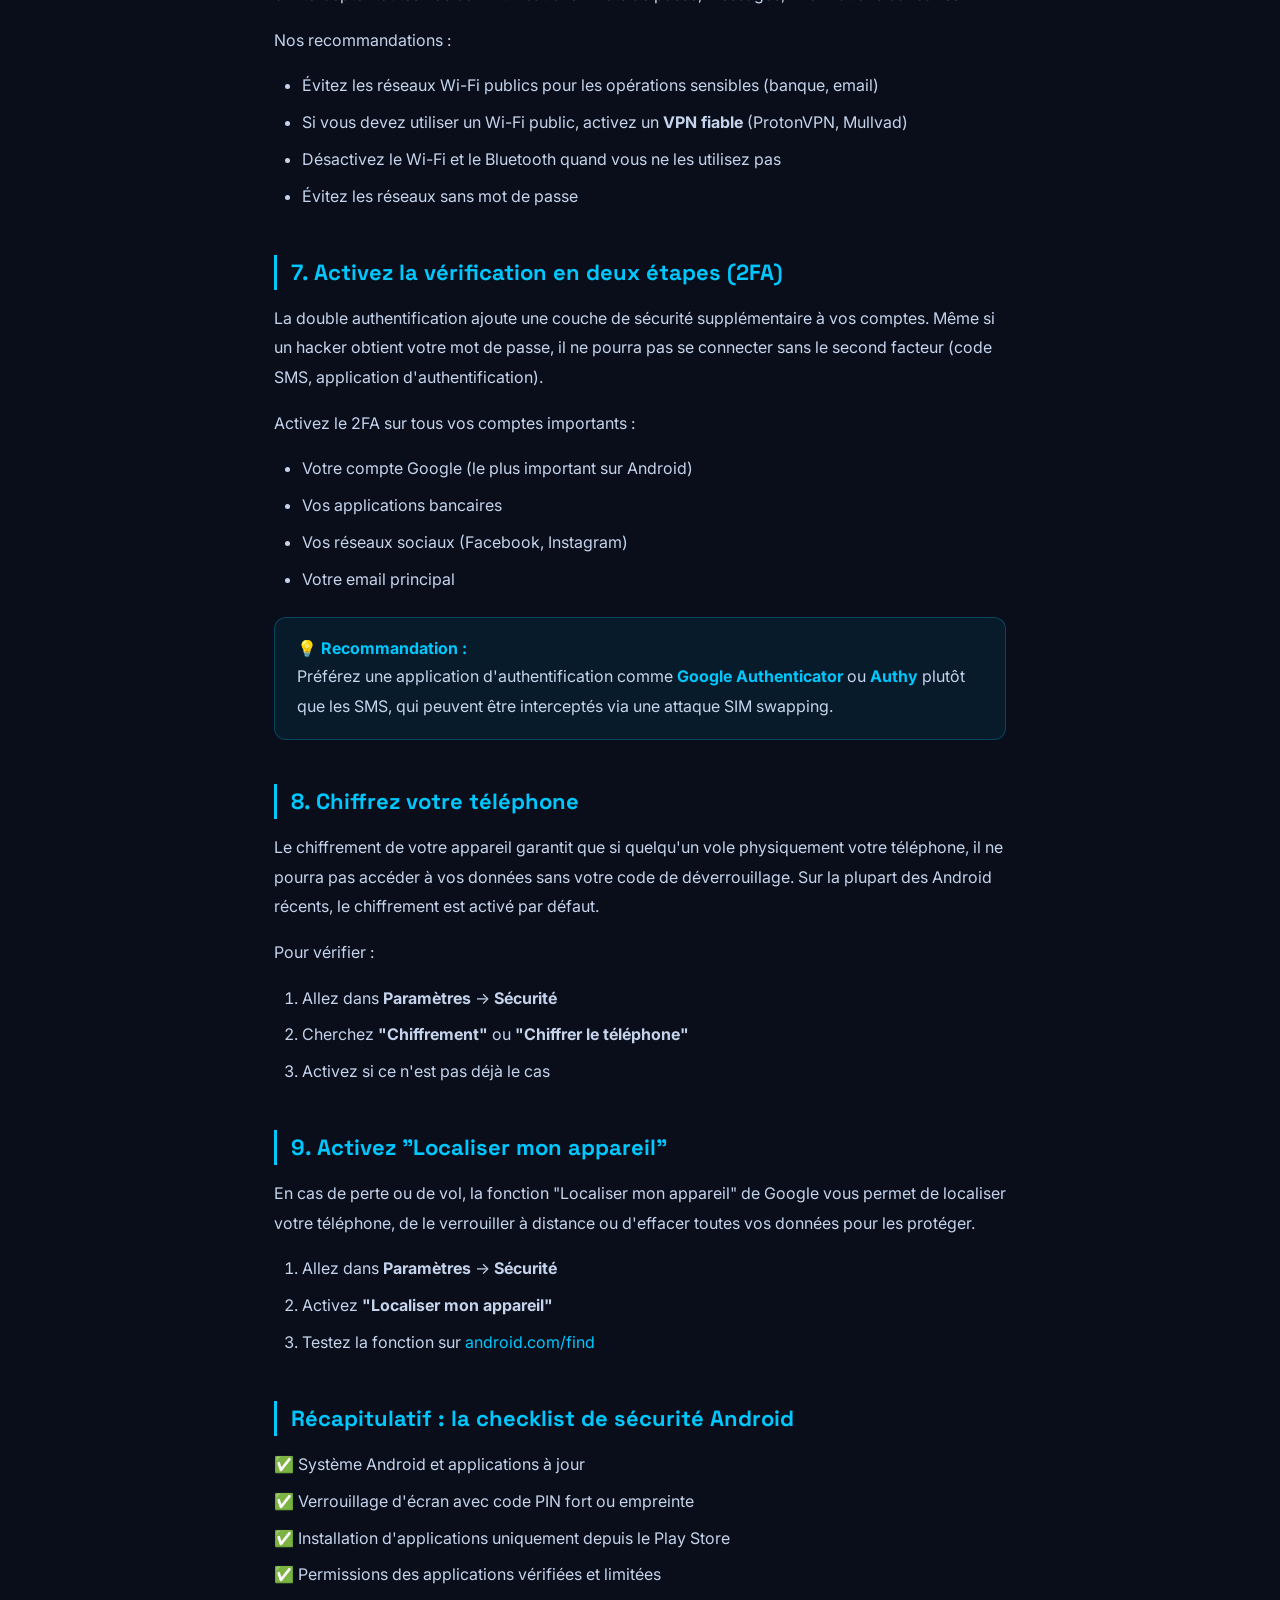
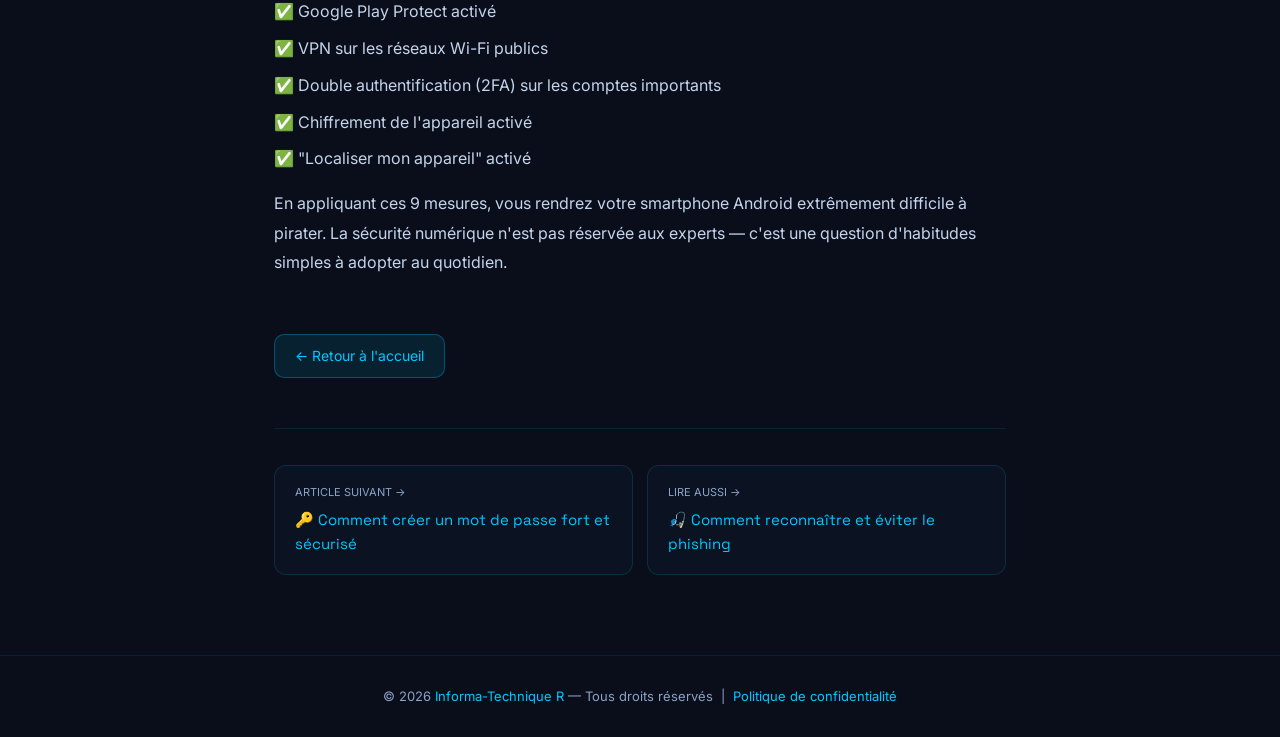
<file: securiser-android.html>
<!DOCTYPE html>
<html lang="fr">
<head>
  <meta charset="UTF-8">
  <meta name="viewport" content="width=device-width, initial-scale=1.0">
  <title>Comment sécuriser votre Android contre les hackers — Informa-Technique R</title>
  <meta name="description" content="Guide complet pour sécuriser votre smartphone Android : paramètres essentiels, applications à éviter, astuces de protection contre les hackers et logiciels malveillants.">
  <meta name="keywords" content="sécuriser android, protection smartphone, hacker android, sécurité mobile, paramètres android sécurité, antivirus android, vpn android">
  <link rel="canonical" href="https://informa-technique.fr/securiser-android.html">
  <meta property="og:title" content="Comment sécuriser votre Android contre les hackers">
  <meta property="og:description" content="Guide complet pour sécuriser votre smartphone Android. Paramètres essentiels, applications sécurisées et astuces contre les hackers.">
  <meta property="og:url" content="https://informa-technique.fr/securiser-android.html">
  <meta property="og:type" content="article">
  <link rel="preconnect" href="https://fonts.googleapis.com">
  <link href="https://fonts.googleapis.com/css2?family=Space+Grotesk:wght@400;500;600;700&family=Inter:wght@300;400;500;600&display=swap" rel="stylesheet">
  <link rel="stylesheet" href="css/style.css">
  <script async src="https://pagead2.googlesyndication.com/pagead/js/adsbygoogle.js?client=ca-pub-5419727471233920" crossorigin="anonymous"></script>
  <script type="application/ld+json">
  {
    "@context": "https://schema.org",
    "@type": "Article",
    "headline": "Comment sécuriser votre Android contre les hackers",
    "description": "Guide complet pour sécuriser votre smartphone Android contre les hackers et logiciels malveillants.",
    "author": { "@type": "Organization", "name": "Informa-Technique R" },
    "publisher": { "@type": "Organization", "name": "Informa-Technique R", "url": "https://informa-technique.fr" },
    "datePublished": "2026-05-08",
    "url": "https://informa-technique.fr/securiser-android.html"
  }
  </script>
  <style>
    .article-hero {
      padding: 120px 5% 60px;
      background: linear-gradient(135deg, #090e1a 0%, #0d1525 100%);
      text-align: center;
      border-bottom: 1px solid rgba(0,200,255,0.1);
    }
    .article-hero .breadcrumb { font-size: 13px; color: #8ba3c7; margin-bottom: 16px; }
    .article-hero .breadcrumb a { color: #00c8ff; text-decoration: none; }
    .article-hero .tag {
      display: inline-block;
      background: rgba(0,200,255,0.1);
      border: 1px solid rgba(0,200,255,0.3);
      color: #00c8ff;
      font-size: 12px;
      padding: 4px 14px;
      border-radius: 20px;
      margin-bottom: 18px;
      font-weight: 600;
      letter-spacing: 0.5px;
      text-transform: uppercase;
    }
    .article-hero h1 {
      font-family: 'Space Grotesk', sans-serif;
      font-size: clamp(26px, 4vw, 46px);
      color: #e8f0fe;
      margin-bottom: 16px;
      max-width: 800px;
      margin-left: auto;
      margin-right: auto;
    }
    .article-hero h1 span { color: #00c8ff; }
    .article-hero .meta { font-size: 14px; color: #8ba3c7; }
    .article-body {
      max-width: 860px;
      margin: 0 auto;
      padding: 60px 5% 80px;
    }
    .article-body h2 {
      font-family: 'Space Grotesk', sans-serif;
      font-size: 22px;
      color: #00c8ff;
      margin: 44px 0 14px;
      padding-left: 14px;
      border-left: 3px solid #00c8ff;
    }
    .article-body h3 {
      font-family: 'Space Grotesk', sans-serif;
      font-size: 17px;
      color: #e8f0fe;
      margin: 28px 0 10px;
    }
    .article-body p {
      color: #c5d4ec;
      line-height: 1.85;
      margin-bottom: 16px;
      font-size: 16px;
    }
    .article-body ul, .article-body ol {
      padding-left: 28px;
      margin-bottom: 16px;
    }
    .article-body ul { list-style: disc; }
    .article-body ol { list-style: decimal; }
    .article-body li {
      color: #c5d4ec;
      line-height: 1.8;
      margin-bottom: 8px;
    }
    .tip-box {
      background: rgba(0,200,255,0.07);
      border: 1px solid rgba(0,200,255,0.25);
      border-radius: 12px;
      padding: 18px 22px;
      margin: 24px 0;
    }
    .tip-box strong { color: #00c8ff; }
    .tip-box p { margin: 0; color: #c5d4ec; }
    .warning-box {
      background: rgba(255,100,50,0.07);
      border: 1px solid rgba(255,100,50,0.3);
      border-radius: 12px;
      padding: 18px 22px;
      margin: 24px 0;
    }
    .warning-box strong { color: #ff6432; }
    .warning-box p { margin: 0; color: #c5d4ec; }
    .checklist { list-style: none !important; padding-left: 0 !important; }
    .checklist li::before { content: "✅ "; }
    .article-body a { color: #00c8ff; }
    .back-btn {
      display: inline-flex;
      align-items: center;
      gap: 8px;
      background: rgba(0,200,255,0.1);
      border: 1px solid rgba(0,200,255,0.3);
      color: #00c8ff;
      padding: 10px 20px;
      border-radius: 10px;
      font-size: 14px;
      text-decoration: none;
      margin-top: 40px;
      margin-right: 12px;
      transition: 0.2s;
    }
    .back-btn:hover { background: rgba(0,200,255,0.2); }
    .articles-nav {
      display: flex;
      gap: 14px;
      flex-wrap: wrap;
      margin-top: 50px;
      padding-top: 36px;
      border-top: 1px solid rgba(0,200,255,0.1);
    }
    .art-link {
      flex: 1;
      min-width: 200px;
      background: rgba(13,21,37,0.8);
      border: 1px solid rgba(0,200,255,0.15);
      border-radius: 12px;
      padding: 18px 20px;
      color: #e8f0fe;
      text-decoration: none;
      transition: 0.2s;
    }
    .art-link:hover { border-color: rgba(0,200,255,0.4); }
    .art-link .art-link-label { font-size: 11px; color: #8ba3c7; text-transform: uppercase; margin-bottom: 6px; }
    .art-link .art-link-title { font-family: 'Space Grotesk', sans-serif; font-size: 15px; color: #00c8ff; }
    footer.art-footer {
      text-align: center;
      padding: 30px 5%;
      border-top: 1px solid rgba(0,200,255,0.1);
      color: #8ba3c7;
      font-size: 13px;
    }
    footer.art-footer a { color: #00c8ff; }
  </style>
</head>
<body>
<nav id="mainNav">
  <a href="index.html" class="nav-logo">
    <div class="nav-logo-icon">🛡️</div>
    <div>
      <div class="nav-logo-text">Informa-Technique R</div>
      <div class="nav-logo-sub">Sécurité & Astuces Numériques</div>
    </div>
  </a>
  <ul class="nav-links">
    <li><a href="index.html">Accueil</a></li>
    <li><a href="index.html#categories">Catégories</a></li>
    <li><a href="index.html#videos">Vidéos</a></li>
    <li><a href="index.html#contact">Contact</a></li>
  </ul>
</nav>

<div class="article-hero">
  <p class="breadcrumb"><a href="index.html">Accueil</a> › <a href="index.html#categories">Sécurité</a> › Sécuriser Android</p>
  <div class="tag">🔒 Sécurité Mobile</div>
  <h1>Comment sécuriser votre <span>Android</span> contre les hackers</h1>
  <p class="meta">Par Informa-Technique R &nbsp;·&nbsp; 8 mai 2026 &nbsp;·&nbsp; 8 min de lecture</p>
</div>

<div class="article-body">

  <p>Votre smartphone Android contient aujourd'hui vos photos personnelles, vos mots de passe, vos informations bancaires et vos conversations privées. C'est une véritable mine d'or pour les hackers. Pourtant, la grande majorité des utilisateurs n'ont aucune protection en place. Dans ce guide complet, nous allons vous expliquer étape par étape comment sécuriser votre Android efficacement.</p>

  <h2>1. Mettez à jour votre système Android régulièrement</h2>
  <p>La première règle de sécurité sur Android, c'est de toujours maintenir votre système à jour. Chaque mise à jour Android contient des correctifs de sécurité qui comblent des failles exploitées par les hackers. Une faille non corrigée peut permettre à un attaquant de prendre le contrôle de votre téléphone à distance, même sans que vous fassiez quoi que ce soit.</p>
  <p>Pour vérifier et installer les mises à jour :</p>
  <ol>
    <li>Allez dans <strong>Paramètres</strong> → <strong>À propos du téléphone</strong></li>
    <li>Appuyez sur <strong>Mise à jour du système</strong></li>
    <li>Installez toutes les mises à jour disponibles</li>
  </ol>
  <div class="tip-box">
    <strong>💡 Astuce :</strong>
    <p>Activez les mises à jour automatiques pour ne jamais manquer un correctif de sécurité important. Faites-le aussi pour toutes vos applications via le Play Store.</p>
  </div>

  <h2>2. Activez le verrouillage d'écran fort</h2>
  <p>Un verrouillage d'écran est votre première ligne de défense physique. Évitez absolument le code PIN à 4 chiffres trop facile à deviner. Optez plutôt pour :</p>
  <ul>
    <li><strong>Un code PIN à 6 chiffres minimum</strong> — bien plus difficile à deviner que 4 chiffres</li>
    <li><strong>Un mot de passe alphanumérique</strong> — combinaison de lettres, chiffres et symboles</li>
    <li><strong>L'empreinte digitale</strong> — rapide et sécurisée, couplée à un PIN de secours</li>
    <li><strong>La reconnaissance faciale 3D</strong> (si disponible) — sur certains modèles haut de gamme</li>
  </ul>
  <div class="warning-box">
    <strong>⚠️ À éviter :</strong>
    <p>Les schémas de déverrouillage sont facilement devinables car les traces de doigt restent visibles sur l'écran. Évitez-les pour protéger vos données.</p>
  </div>

  <h2>3. Installez uniquement des applications depuis le Play Store</h2>
  <p>L'une des principales sources d'infection des smartphones Android, c'est l'installation d'applications depuis des sources inconnues. Les fichiers APK téléchargés sur des sites douteux peuvent contenir des logiciels espions, des keyloggers (qui enregistrent tout ce que vous tapez) ou des ransomwares.</p>
  <p>Pour vérifier que cette option est désactivée :</p>
  <ol>
    <li>Allez dans <strong>Paramètres</strong> → <strong>Applications</strong></li>
    <li>Appuyez sur le menu en haut à droite → <strong>Accès spécial</strong></li>
    <li>Vérifiez que <strong>"Installer des applications inconnues"</strong> est désactivé pour toutes les applications</li>
  </ol>
  <p>Même sur le Play Store, restez vigilant : vérifiez le nombre de téléchargements, les avis des utilisateurs et les permissions demandées avant d'installer une application.</p>

  <h2>4. Vérifiez les permissions de vos applications</h2>
  <p>Beaucoup d'applications demandent bien plus de permissions qu'elles n'en ont besoin. Une application de lampe de poche qui demande l'accès à vos contacts et à votre localisation, c'est un signal d'alarme. Ces données peuvent être revendues à des tiers ou utilisées à des fins malveillantes.</p>
  <p>Comment auditer vos permissions :</p>
  <ol>
    <li>Allez dans <strong>Paramètres</strong> → <strong>Applications</strong></li>
    <li>Sélectionnez une application</li>
    <li>Appuyez sur <strong>Autorisations</strong></li>
    <li>Révoquez toutes les permissions inutiles</li>
  </ol>
  <div class="tip-box">
    <strong>💡 Bonne pratique :</strong>
    <p>Pour les permissions de localisation, choisissez toujours "Uniquement pendant l'utilisation" plutôt que "En permanence". Cela évite que les applications vous tracent en arrière-plan.</p>
  </div>

  <h2>5. Activez Google Play Protect</h2>
  <p>Google Play Protect est l'antivirus intégré d'Android. Il analyse en temps réel les applications installées sur votre téléphone et vous alerte en cas de comportement suspect. C'est gratuit et déjà présent sur votre téléphone.</p>
  <p>Pour l'activer :</p>
  <ol>
    <li>Ouvrez le <strong>Play Store</strong></li>
    <li>Appuyez sur votre photo de profil en haut à droite</li>
    <li>Allez dans <strong>Play Protect</strong></li>
    <li>Activez <strong>"Analyser les applications avec Play Protect"</strong></li>
  </ol>

  <h2>6. Utilisez un réseau Wi-Fi sécurisé ou un VPN</h2>
  <p>Les réseaux Wi-Fi publics (cafés, aéroports, hôtels) sont une cible privilégiée pour les hackers qui pratiquent des attaques "Man in the Middle" (homme du milieu). Ces attaques permettent d'intercepter toutes vos communications : mots de passe, messages, informations bancaires.</p>
  <p>Nos recommandations :</p>
  <ul>
    <li>Évitez les réseaux Wi-Fi publics pour les opérations sensibles (banque, email)</li>
    <li>Si vous devez utiliser un Wi-Fi public, activez un <strong>VPN fiable</strong> (ProtonVPN, Mullvad)</li>
    <li>Désactivez le Wi-Fi et le Bluetooth quand vous ne les utilisez pas</li>
    <li>Évitez les réseaux sans mot de passe</li>
  </ul>

  <h2>7. Activez la vérification en deux étapes (2FA)</h2>
  <p>La double authentification ajoute une couche de sécurité supplémentaire à vos comptes. Même si un hacker obtient votre mot de passe, il ne pourra pas se connecter sans le second facteur (code SMS, application d'authentification).</p>
  <p>Activez le 2FA sur tous vos comptes importants :</p>
  <ul>
    <li>Votre compte Google (le plus important sur Android)</li>
    <li>Vos applications bancaires</li>
    <li>Vos réseaux sociaux (Facebook, Instagram)</li>
    <li>Votre email principal</li>
  </ul>
  <div class="tip-box">
    <strong>💡 Recommandation :</strong>
    <p>Préférez une application d'authentification comme <strong>Google Authenticator</strong> ou <strong>Authy</strong> plutôt que les SMS, qui peuvent être interceptés via une attaque SIM swapping.</p>
  </div>

  <h2>8. Chiffrez votre téléphone</h2>
  <p>Le chiffrement de votre appareil garantit que si quelqu'un vole physiquement votre téléphone, il ne pourra pas accéder à vos données sans votre code de déverrouillage. Sur la plupart des Android récents, le chiffrement est activé par défaut.</p>
  <p>Pour vérifier :</p>
  <ol>
    <li>Allez dans <strong>Paramètres</strong> → <strong>Sécurité</strong></li>
    <li>Cherchez <strong>"Chiffrement"</strong> ou <strong>"Chiffrer le téléphone"</strong></li>
    <li>Activez si ce n'est pas déjà le cas</li>
  </ol>

  <h2>9. Activez "Localiser mon appareil"</h2>
  <p>En cas de perte ou de vol, la fonction "Localiser mon appareil" de Google vous permet de localiser votre téléphone, de le verrouiller à distance ou d'effacer toutes vos données pour les protéger.</p>
  <ol>
    <li>Allez dans <strong>Paramètres</strong> → <strong>Sécurité</strong></li>
    <li>Activez <strong>"Localiser mon appareil"</strong></li>
    <li>Testez la fonction sur <a href="https://android.com/find" target="_blank" rel="noopener">android.com/find</a></li>
  </ol>

  <h2>Récapitulatif : la checklist de sécurité Android</h2>
  <ul class="checklist">
    <li>Système Android et applications à jour</li>
    <li>Verrouillage d'écran avec code PIN fort ou empreinte</li>
    <li>Installation d'applications uniquement depuis le Play Store</li>
    <li>Permissions des applications vérifiées et limitées</li>
    <li>Google Play Protect activé</li>
    <li>VPN sur les réseaux Wi-Fi publics</li>
    <li>Double authentification (2FA) sur les comptes importants</li>
    <li>Chiffrement de l'appareil activé</li>
    <li>"Localiser mon appareil" activé</li>
  </ul>

  <p>En appliquant ces 9 mesures, vous rendrez votre smartphone Android extrêmement difficile à pirater. La sécurité numérique n'est pas réservée aux experts — c'est une question d'habitudes simples à adopter au quotidien.</p>

  <a href="index.html" class="back-btn">← Retour à l'accueil</a>

  <div class="articles-nav">
    <a href="mot-de-passe-fort.html" class="art-link">
      <div class="art-link-label">Article suivant →</div>
      <div class="art-link-title">🔑 Comment créer un mot de passe fort et sécurisé</div>
    </a>
    <a href="eviter-phishing.html" class="art-link">
      <div class="art-link-label">Lire aussi →</div>
      <div class="art-link-title">🎣 Comment reconnaître et éviter le phishing</div>
    </a>
  </div>
</div>

<footer class="art-footer">
  <p>© 2026 <a href="index.html">Informa-Technique R</a> — Tous droits réservés &nbsp;|&nbsp; <a href="politique-de-confidentialite.html">Politique de confidentialité</a></p>
</footer>
</body>
</html>
</file>
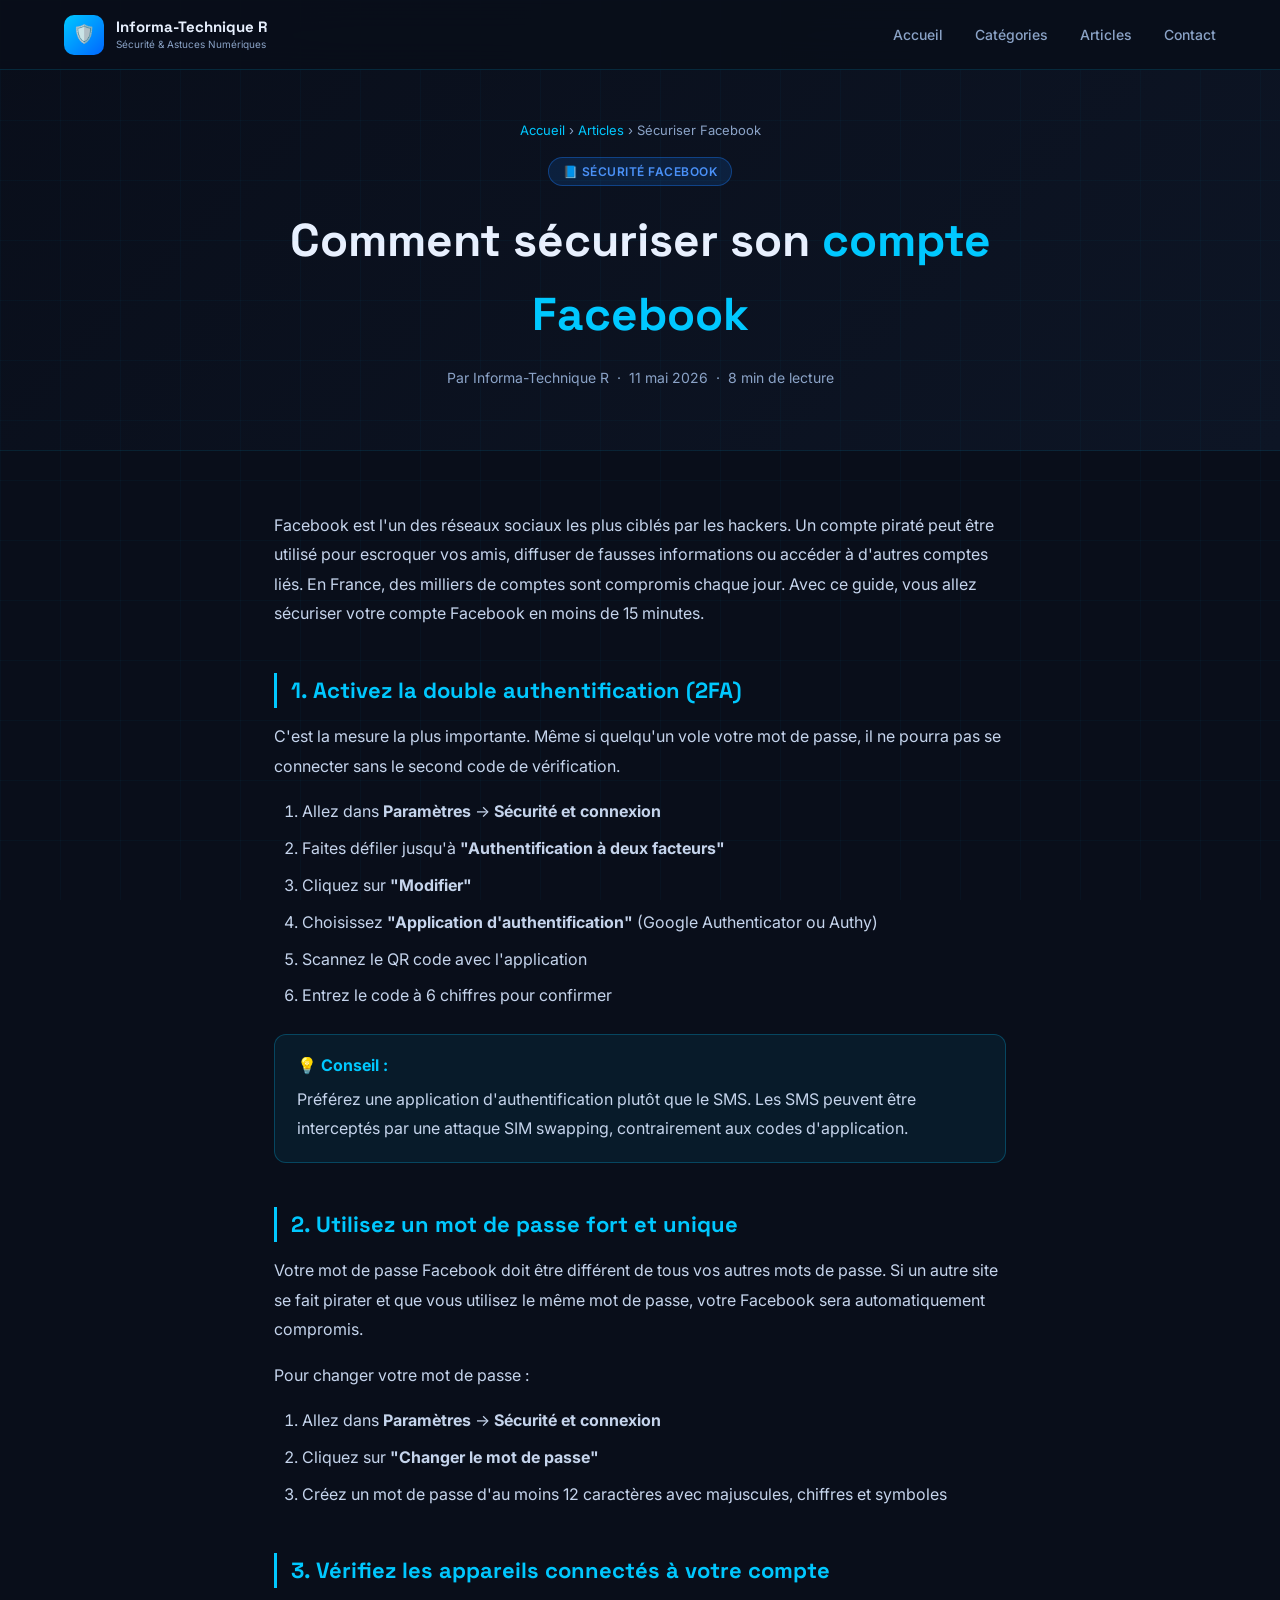
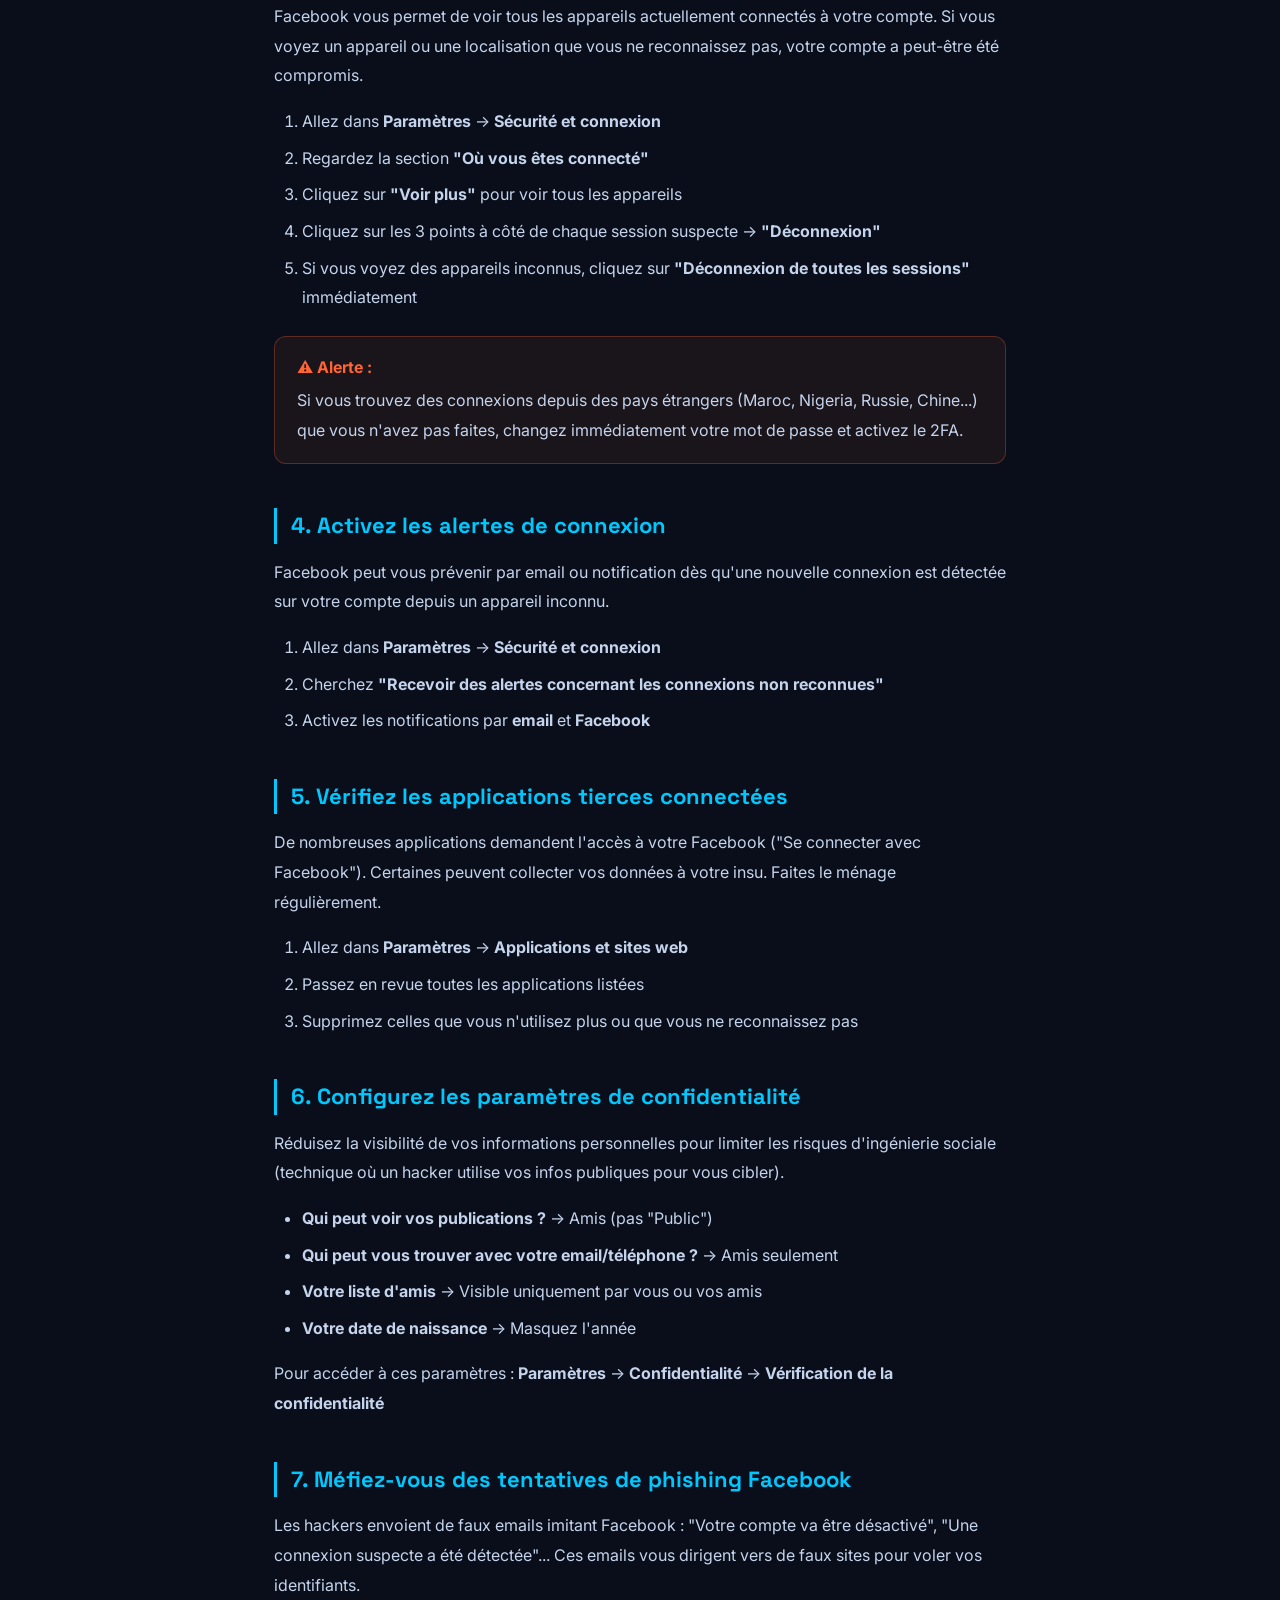
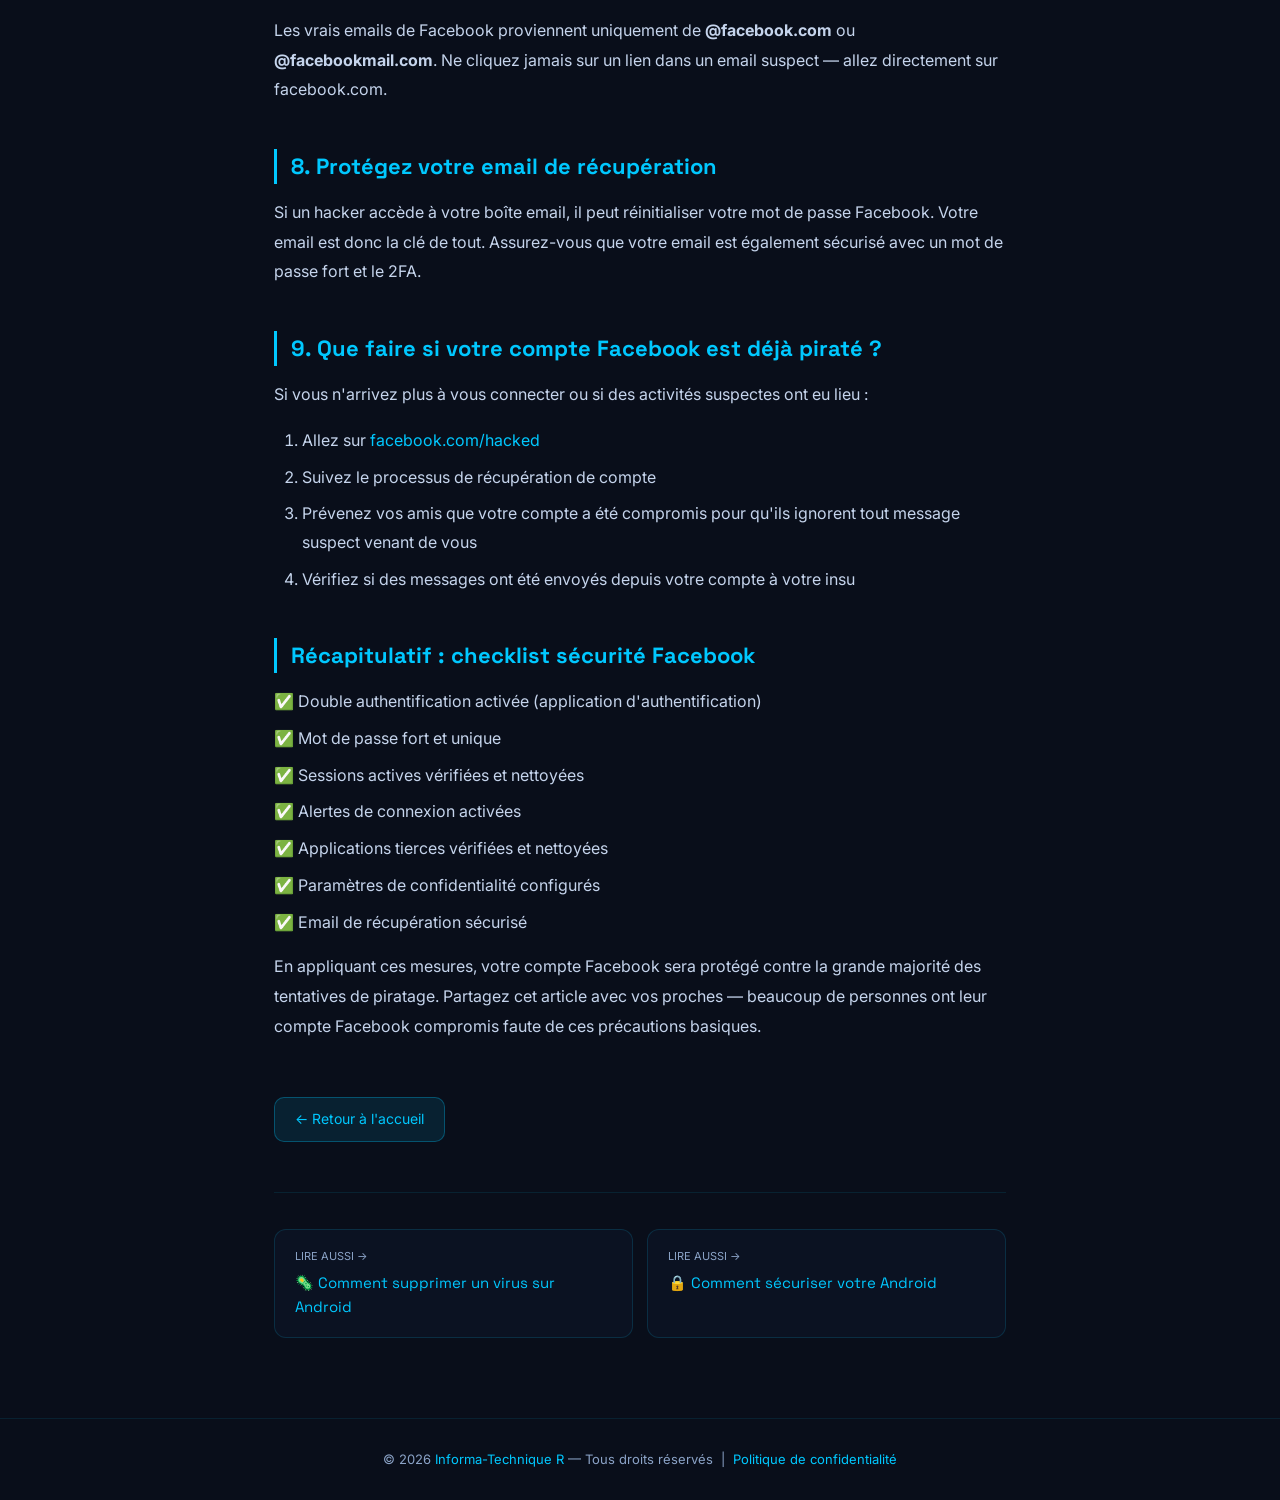
<file: securiser-facebook.html>
<!DOCTYPE html>
<html lang="fr">
<head>
  <meta charset="UTF-8">
  <meta name="viewport" content="width=device-width, initial-scale=1.0">
  <title>Comment sécuriser son compte Facebook — Informa-Technique R</title>
  <meta name="description" content="Guide complet pour sécuriser votre compte Facebook : double authentification, paramètres de confidentialité, reconnaître les tentatives de piratage et protéger vos données.">
  <meta name="keywords" content="sécuriser compte facebook, facebook hacké, double authentification facebook, paramètres confidentialité facebook, protéger facebook, piratage facebook">
  <link rel="canonical" href="https://informa-technique.fr/securiser-facebook.html">
  <meta property="og:title" content="Comment sécuriser son compte Facebook">
  <meta property="og:description" content="Guide complet pour sécuriser votre compte Facebook et éviter le piratage.">
  <meta property="og:url" content="https://informa-technique.fr/securiser-facebook.html">
  <meta property="og:type" content="article">
  <link rel="preconnect" href="https://fonts.googleapis.com">
  <link href="https://fonts.googleapis.com/css2?family=Space+Grotesk:wght@400;500;600;700&family=Inter:wght@300;400;500;600&display=swap" rel="stylesheet">
  <link rel="stylesheet" href="css/style.css">
  <script async src="https://pagead2.googlesyndication.com/pagead/js/adsbygoogle.js?client=ca-pub-5419727471233920" crossorigin="anonymous"></script>
  <script type="application/ld+json">
  {
    "@context": "https://schema.org",
    "@type": "Article",
    "headline": "Comment sécuriser son compte Facebook",
    "description": "Guide complet pour sécuriser votre compte Facebook contre le piratage.",
    "author": { "@type": "Organization", "name": "Informa-Technique R" },
    "publisher": { "@type": "Organization", "name": "Informa-Technique R", "url": "https://informa-technique.fr" },
    "datePublished": "2026-05-11",
    "url": "https://informa-technique.fr/securiser-facebook.html"
  }
  </script>
  <style>
    .article-hero{padding:120px 5% 60px;background:linear-gradient(135deg,#090e1a 0%,#0d1525 100%);text-align:center;border-bottom:1px solid rgba(0,200,255,0.1)}
    .article-hero .breadcrumb{font-size:13px;color:#8ba3c7;margin-bottom:16px}
    .article-hero .breadcrumb a{color:#00c8ff;text-decoration:none}
    .article-hero .tag{display:inline-block;background:rgba(24,119,242,0.15);border:1px solid rgba(24,119,242,0.4);color:#4a90f7;font-size:12px;padding:4px 14px;border-radius:20px;margin-bottom:18px;font-weight:600;letter-spacing:0.5px;text-transform:uppercase}
    .article-hero h1{font-family:'Space Grotesk',sans-serif;font-size:clamp(26px,4vw,46px);color:#e8f0fe;margin-bottom:16px;max-width:800px;margin-left:auto;margin-right:auto}
    .article-hero h1 span{color:#00c8ff}
    .article-hero .meta{font-size:14px;color:#8ba3c7}
    .article-body{max-width:860px;margin:0 auto;padding:60px 5% 80px}
    .article-body h2{font-family:'Space Grotesk',sans-serif;font-size:22px;color:#00c8ff;margin:44px 0 14px;padding-left:14px;border-left:3px solid #00c8ff}
    .article-body h3{font-family:'Space Grotesk',sans-serif;font-size:17px;color:#e8f0fe;margin:28px 0 10px}
    .article-body p{color:#c5d4ec;line-height:1.85;margin-bottom:16px;font-size:16px}
    .article-body ul,.article-body ol{padding-left:28px;margin-bottom:16px}
    .article-body ul{list-style:disc}
    .article-body ol{list-style:decimal}
    .article-body li{color:#c5d4ec;line-height:1.8;margin-bottom:8px}
    .tip-box{background:rgba(0,200,255,0.07);border:1px solid rgba(0,200,255,0.25);border-radius:12px;padding:18px 22px;margin:24px 0}
    .tip-box strong{color:#00c8ff}
    .tip-box p{margin:6px 0 0;color:#c5d4ec}
    .warning-box{background:rgba(255,100,50,0.07);border:1px solid rgba(255,100,50,0.3);border-radius:12px;padding:18px 22px;margin:24px 0}
    .warning-box strong{color:#ff6432}
    .warning-box p{margin:6px 0 0;color:#c5d4ec}
    .checklist{list-style:none !important;padding-left:0 !important}
    .checklist li::before{content:"✅ "}
    .article-body a{color:#00c8ff}
    .back-btn{display:inline-flex;align-items:center;gap:8px;background:rgba(0,200,255,0.1);border:1px solid rgba(0,200,255,0.3);color:#00c8ff;padding:10px 20px;border-radius:10px;font-size:14px;text-decoration:none;margin-top:40px;margin-right:12px;transition:0.2s}
    .back-btn:hover{background:rgba(0,200,255,0.2)}
    .articles-nav{display:flex;gap:14px;flex-wrap:wrap;margin-top:50px;padding-top:36px;border-top:1px solid rgba(0,200,255,0.1)}
    .art-link{flex:1;min-width:200px;background:rgba(13,21,37,0.8);border:1px solid rgba(0,200,255,0.15);border-radius:12px;padding:18px 20px;color:#e8f0fe;text-decoration:none;transition:0.2s}
    .art-link:hover{border-color:rgba(0,200,255,0.4)}
    .art-link .art-link-label{font-size:11px;color:#8ba3c7;text-transform:uppercase;margin-bottom:6px}
    .art-link .art-link-title{font-family:'Space Grotesk',sans-serif;font-size:15px;color:#00c8ff}
    footer.art-footer{text-align:center;padding:30px 5%;border-top:1px solid rgba(0,200,255,0.1);color:#8ba3c7;font-size:13px}
    footer.art-footer a{color:#00c8ff}
  </style>
</head>
<body>
<nav id="mainNav">
  <a href="index.html" class="nav-logo">
    <div class="nav-logo-icon">🛡️</div>
    <div>
      <div class="nav-logo-text">Informa-Technique R</div>
      <div class="nav-logo-sub">Sécurité & Astuces Numériques</div>
    </div>
  </a>
  <ul class="nav-links">
    <li><a href="index.html">Accueil</a></li>
    <li><a href="index.html#categories">Catégories</a></li>
    <li><a href="index.html#articles">Articles</a></li>
    <li><a href="index.html#contact">Contact</a></li>
  </ul>
</nav>

<div class="article-hero">
  <p class="breadcrumb"><a href="index.html">Accueil</a> › <a href="index.html#articles">Articles</a> › Sécuriser Facebook</p>
  <div class="tag">📘 Sécurité Facebook</div>
  <h1>Comment sécuriser son <span>compte Facebook</span></h1>
  <p class="meta">Par Informa-Technique R &nbsp;·&nbsp; 11 mai 2026 &nbsp;·&nbsp; 8 min de lecture</p>
</div>

<div class="article-body">

  <p>Facebook est l'un des réseaux sociaux les plus ciblés par les hackers. Un compte piraté peut être utilisé pour escroquer vos amis, diffuser de fausses informations ou accéder à d'autres comptes liés. En France, des milliers de comptes sont compromis chaque jour. Avec ce guide, vous allez sécuriser votre compte Facebook en moins de 15 minutes.</p>

  <h2>1. Activez la double authentification (2FA)</h2>
  <p>C'est la mesure la plus importante. Même si quelqu'un vole votre mot de passe, il ne pourra pas se connecter sans le second code de vérification.</p>
  <ol>
    <li>Allez dans <strong>Paramètres</strong> → <strong>Sécurité et connexion</strong></li>
    <li>Faites défiler jusqu'à <strong>"Authentification à deux facteurs"</strong></li>
    <li>Cliquez sur <strong>"Modifier"</strong></li>
    <li>Choisissez <strong>"Application d'authentification"</strong> (Google Authenticator ou Authy)</li>
    <li>Scannez le QR code avec l'application</li>
    <li>Entrez le code à 6 chiffres pour confirmer</li>
  </ol>
  <div class="tip-box">
    <strong>💡 Conseil :</strong>
    <p>Préférez une application d'authentification plutôt que le SMS. Les SMS peuvent être interceptés par une attaque SIM swapping, contrairement aux codes d'application.</p>
  </div>

  <h2>2. Utilisez un mot de passe fort et unique</h2>
  <p>Votre mot de passe Facebook doit être différent de tous vos autres mots de passe. Si un autre site se fait pirater et que vous utilisez le même mot de passe, votre Facebook sera automatiquement compromis.</p>
  <p>Pour changer votre mot de passe :</p>
  <ol>
    <li>Allez dans <strong>Paramètres</strong> → <strong>Sécurité et connexion</strong></li>
    <li>Cliquez sur <strong>"Changer le mot de passe"</strong></li>
    <li>Créez un mot de passe d'au moins 12 caractères avec majuscules, chiffres et symboles</li>
  </ol>

  <h2>3. Vérifiez les appareils connectés à votre compte</h2>
  <p>Facebook vous permet de voir tous les appareils actuellement connectés à votre compte. Si vous voyez un appareil ou une localisation que vous ne reconnaissez pas, votre compte a peut-être été compromis.</p>
  <ol>
    <li>Allez dans <strong>Paramètres</strong> → <strong>Sécurité et connexion</strong></li>
    <li>Regardez la section <strong>"Où vous êtes connecté"</strong></li>
    <li>Cliquez sur <strong>"Voir plus"</strong> pour voir tous les appareils</li>
    <li>Cliquez sur les 3 points à côté de chaque session suspecte → <strong>"Déconnexion"</strong></li>
    <li>Si vous voyez des appareils inconnus, cliquez sur <strong>"Déconnexion de toutes les sessions"</strong> immédiatement</li>
  </ol>
  <div class="warning-box">
    <strong>⚠️ Alerte :</strong>
    <p>Si vous trouvez des connexions depuis des pays étrangers (Maroc, Nigeria, Russie, Chine...) que vous n'avez pas faites, changez immédiatement votre mot de passe et activez le 2FA.</p>
  </div>

  <h2>4. Activez les alertes de connexion</h2>
  <p>Facebook peut vous prévenir par email ou notification dès qu'une nouvelle connexion est détectée sur votre compte depuis un appareil inconnu.</p>
  <ol>
    <li>Allez dans <strong>Paramètres</strong> → <strong>Sécurité et connexion</strong></li>
    <li>Cherchez <strong>"Recevoir des alertes concernant les connexions non reconnues"</strong></li>
    <li>Activez les notifications par <strong>email</strong> et <strong>Facebook</strong></li>
  </ol>

  <h2>5. Vérifiez les applications tierces connectées</h2>
  <p>De nombreuses applications demandent l'accès à votre Facebook ("Se connecter avec Facebook"). Certaines peuvent collecter vos données à votre insu. Faites le ménage régulièrement.</p>
  <ol>
    <li>Allez dans <strong>Paramètres</strong> → <strong>Applications et sites web</strong></li>
    <li>Passez en revue toutes les applications listées</li>
    <li>Supprimez celles que vous n'utilisez plus ou que vous ne reconnaissez pas</li>
  </ol>

  <h2>6. Configurez les paramètres de confidentialité</h2>
  <p>Réduisez la visibilité de vos informations personnelles pour limiter les risques d'ingénierie sociale (technique où un hacker utilise vos infos publiques pour vous cibler).</p>
  <ul>
    <li><strong>Qui peut voir vos publications ?</strong> → Amis (pas "Public")</li>
    <li><strong>Qui peut vous trouver avec votre email/téléphone ?</strong> → Amis seulement</li>
    <li><strong>Votre liste d'amis</strong> → Visible uniquement par vous ou vos amis</li>
    <li><strong>Votre date de naissance</strong> → Masquez l'année</li>
  </ul>
  <p>Pour accéder à ces paramètres : <strong>Paramètres</strong> → <strong>Confidentialité</strong> → <strong>Vérification de la confidentialité</strong></p>

  <h2>7. Méfiez-vous des tentatives de phishing Facebook</h2>
  <p>Les hackers envoient de faux emails imitant Facebook : "Votre compte va être désactivé", "Une connexion suspecte a été détectée"... Ces emails vous dirigent vers de faux sites pour voler vos identifiants.</p>
  <p>Les vrais emails de Facebook proviennent uniquement de <strong>@facebook.com</strong> ou <strong>@facebookmail.com</strong>. Ne cliquez jamais sur un lien dans un email suspect — allez directement sur facebook.com.</p>

  <h2>8. Protégez votre email de récupération</h2>
  <p>Si un hacker accède à votre boîte email, il peut réinitialiser votre mot de passe Facebook. Votre email est donc la clé de tout. Assurez-vous que votre email est également sécurisé avec un mot de passe fort et le 2FA.</p>

  <h2>9. Que faire si votre compte Facebook est déjà piraté ?</h2>
  <p>Si vous n'arrivez plus à vous connecter ou si des activités suspectes ont eu lieu :</p>
  <ol>
    <li>Allez sur <a href="https://www.facebook.com/hacked" target="_blank" rel="noopener">facebook.com/hacked</a></li>
    <li>Suivez le processus de récupération de compte</li>
    <li>Prévenez vos amis que votre compte a été compromis pour qu'ils ignorent tout message suspect venant de vous</li>
    <li>Vérifiez si des messages ont été envoyés depuis votre compte à votre insu</li>
  </ol>

  <h2>Récapitulatif : checklist sécurité Facebook</h2>
  <ul class="checklist">
    <li>Double authentification activée (application d'authentification)</li>
    <li>Mot de passe fort et unique</li>
    <li>Sessions actives vérifiées et nettoyées</li>
    <li>Alertes de connexion activées</li>
    <li>Applications tierces vérifiées et nettoyées</li>
    <li>Paramètres de confidentialité configurés</li>
    <li>Email de récupération sécurisé</li>
  </ul>

  <p>En appliquant ces mesures, votre compte Facebook sera protégé contre la grande majorité des tentatives de piratage. Partagez cet article avec vos proches — beaucoup de personnes ont leur compte Facebook compromis faute de ces précautions basiques.</p>

  <a href="index.html" class="back-btn">← Retour à l'accueil</a>

  <div class="articles-nav">
    <a href="supprimer-virus-android.html" class="art-link">
      <div class="art-link-label">Lire aussi →</div>
      <div class="art-link-title">🦠 Comment supprimer un virus sur Android</div>
    </a>
    <a href="securiser-android.html" class="art-link">
      <div class="art-link-label">Lire aussi →</div>
      <div class="art-link-title">🔒 Comment sécuriser votre Android</div>
    </a>
  </div>
</div>

<footer class="art-footer">
  <p>© 2026 <a href="index.html">Informa-Technique R</a> — Tous droits réservés &nbsp;|&nbsp; <a href="politique-de-confidentialite.html">Politique de confidentialité</a></p>
</footer>
</body>
</html>
</file>
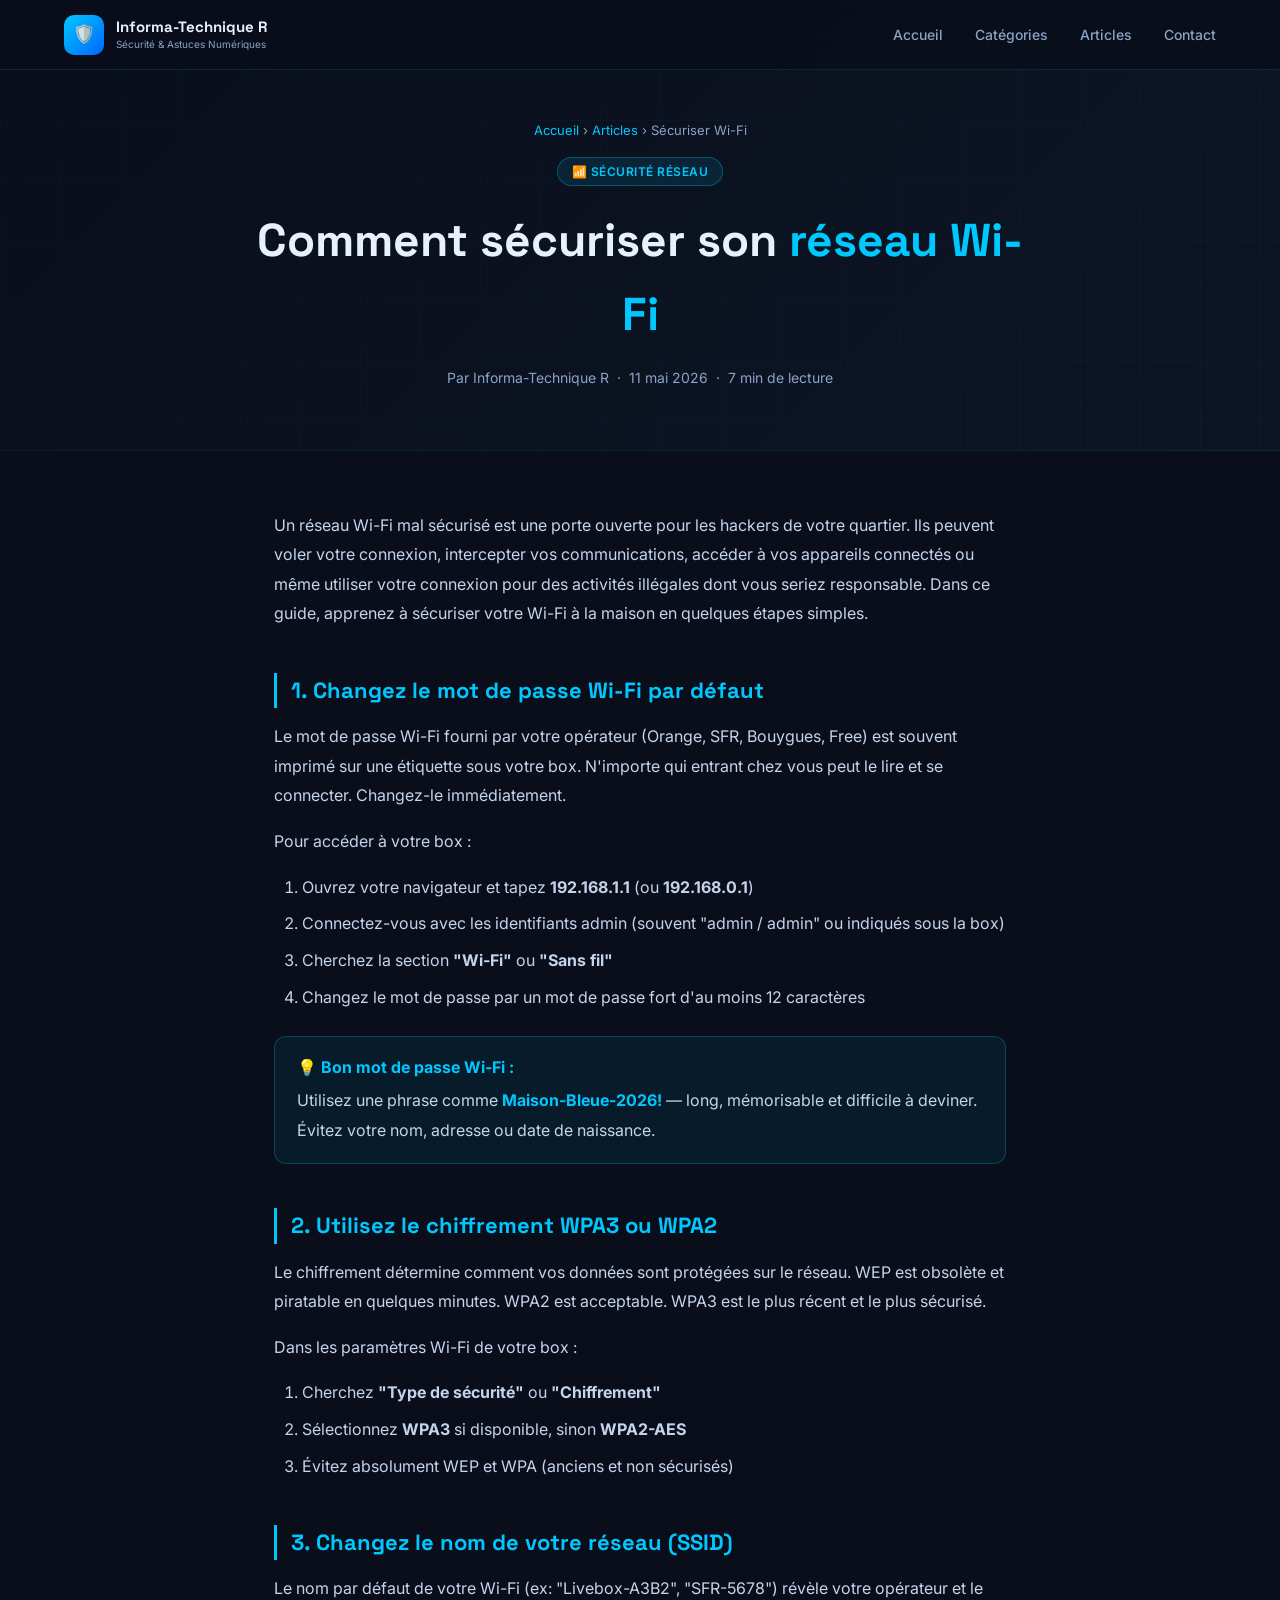
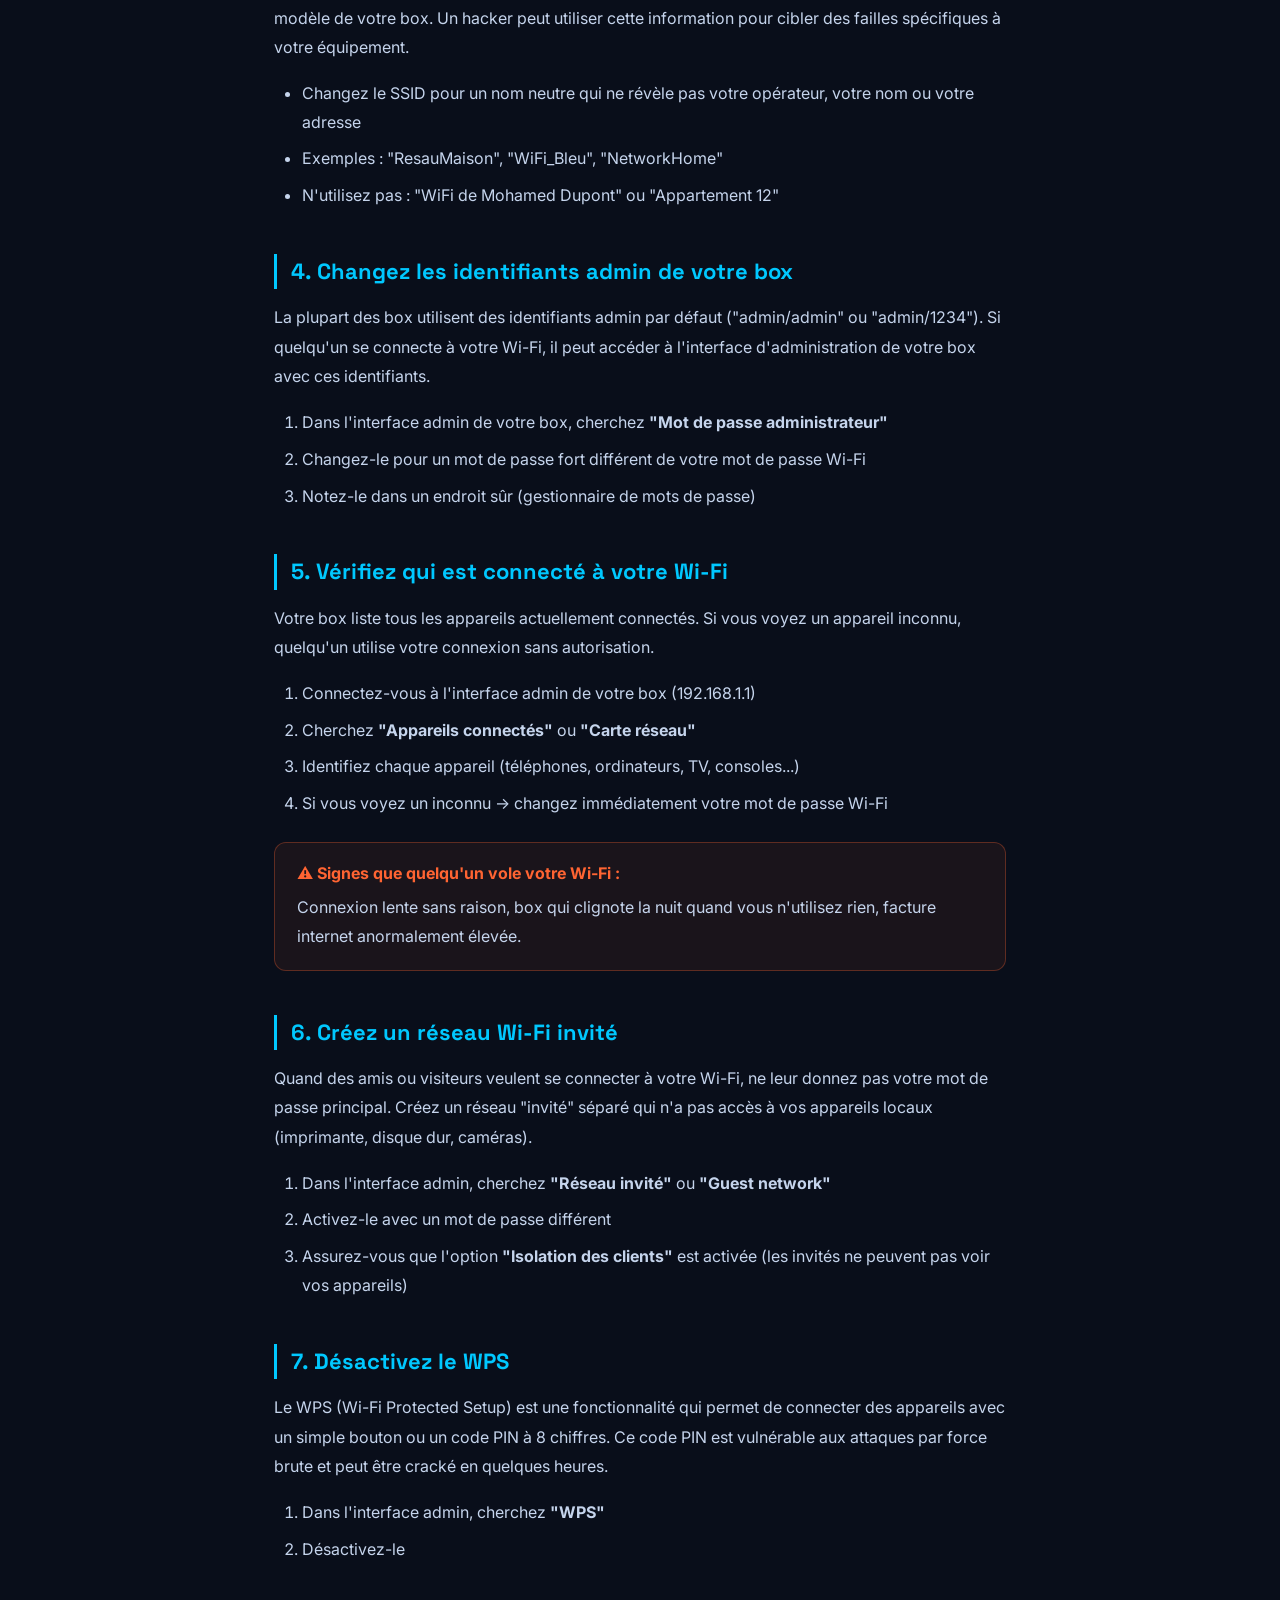
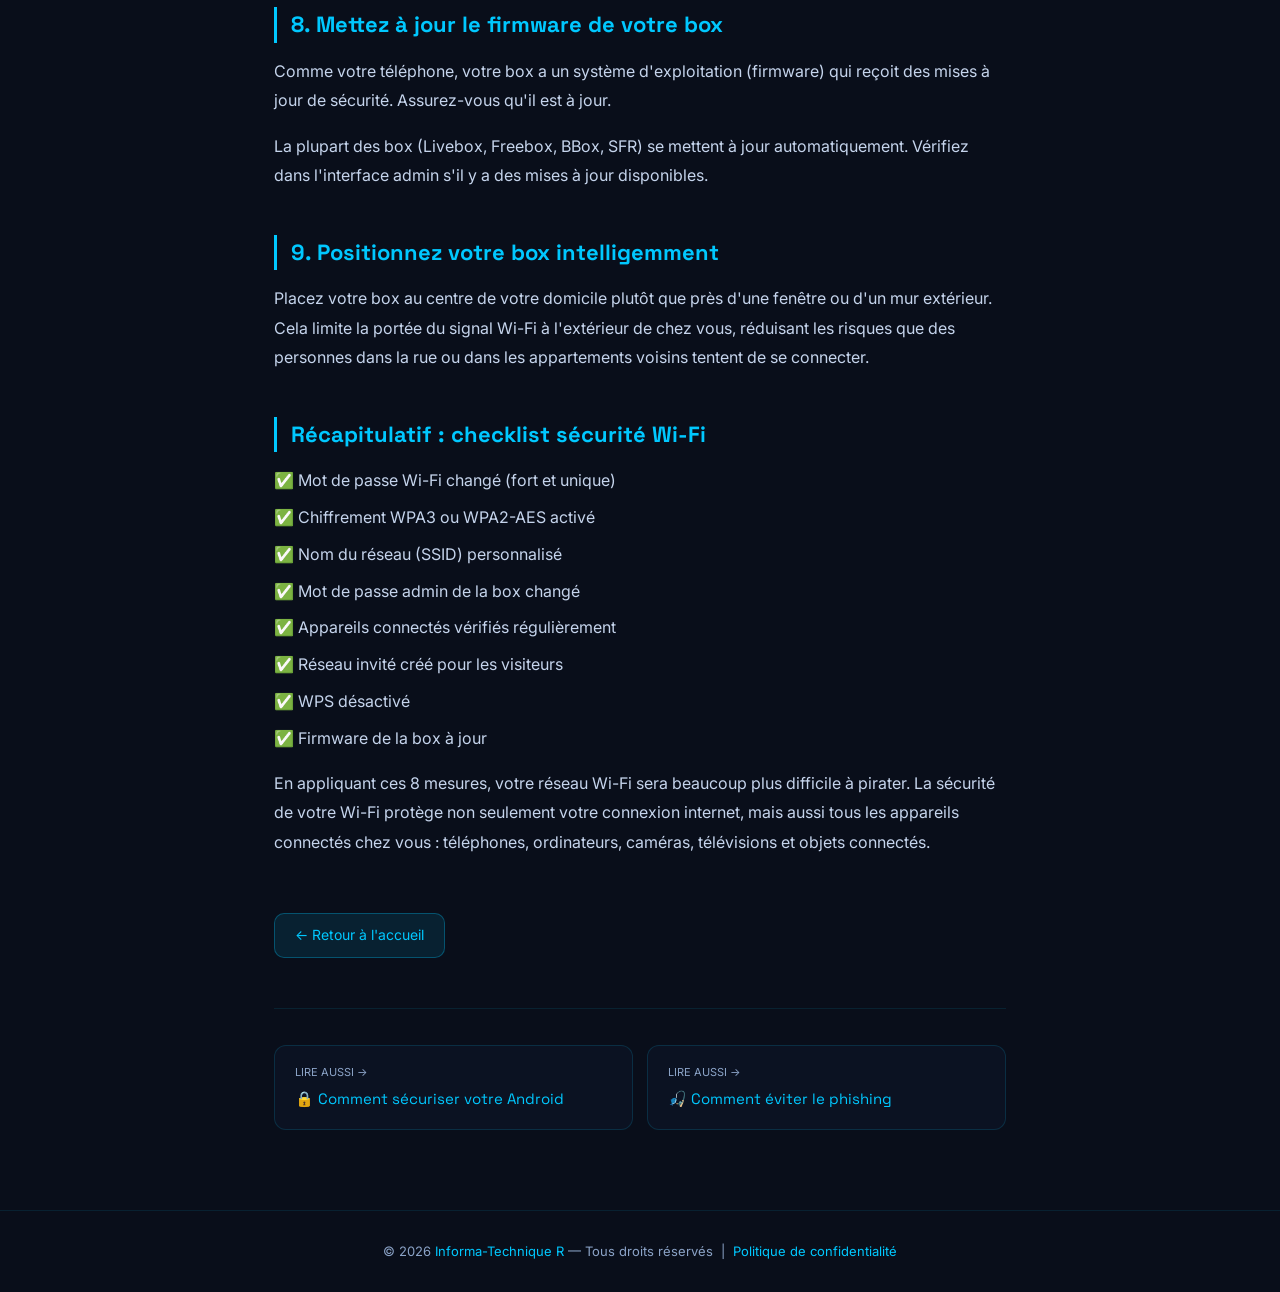
<file: securiser-wifi.html>
<!DOCTYPE html>
<html lang="fr">
<head>
  <meta charset="UTF-8">
  <meta name="viewport" content="width=device-width, initial-scale=1.0">
  <title>Comment sécuriser son réseau Wi-Fi — Informa-Technique R</title>
  <meta name="description" content="Guide complet pour sécuriser votre réseau Wi-Fi à la maison : changer le mot de passe, chiffrement WPA3, masquer le SSID et protéger votre box contre les intrus.">
  <meta name="keywords" content="sécuriser wifi, sécuriser box internet, mot de passe wifi fort, chiffrement wifi WPA3, intrus sur wifi, protéger réseau wifi, wifi hacké, sécurité réseau maison">
  <link rel="canonical" href="https://informa-technique.fr/securiser-wifi.html">
  <meta property="og:title" content="Comment sécuriser son réseau Wi-Fi">
  <meta property="og:description" content="Guide complet pour sécuriser votre réseau Wi-Fi à la maison et protéger votre connexion internet.">
  <meta property="og:url" content="https://informa-technique.fr/securiser-wifi.html">
  <meta property="og:type" content="article">
  <link rel="preconnect" href="https://fonts.googleapis.com">
  <link href="https://fonts.googleapis.com/css2?family=Space+Grotesk:wght@400;500;600;700&family=Inter:wght@300;400;500;600&display=swap" rel="stylesheet">
  <link rel="stylesheet" href="css/style.css">
  <script async src="https://pagead2.googlesyndication.com/pagead/js/adsbygoogle.js?client=ca-pub-5419727471233920" crossorigin="anonymous"></script>
  <script type="application/ld+json">
  {
    "@context": "https://schema.org",
    "@type": "Article",
    "headline": "Comment sécuriser son réseau Wi-Fi",
    "description": "Guide complet pour sécuriser votre réseau Wi-Fi à la maison.",
    "author": { "@type": "Organization", "name": "Informa-Technique R" },
    "publisher": { "@type": "Organization", "name": "Informa-Technique R", "url": "https://informa-technique.fr" },
    "datePublished": "2026-05-11",
    "url": "https://informa-technique.fr/securiser-wifi.html"
  }
  </script>
  <style>
    .article-hero{padding:120px 5% 60px;background:linear-gradient(135deg,#090e1a 0%,#0d1525 100%);text-align:center;border-bottom:1px solid rgba(0,200,255,0.1)}
    .article-hero .breadcrumb{font-size:13px;color:#8ba3c7;margin-bottom:16px}
    .article-hero .breadcrumb a{color:#00c8ff;text-decoration:none}
    .article-hero .tag{display:inline-block;background:rgba(0,200,255,0.1);border:1px solid rgba(0,200,255,0.3);color:#00c8ff;font-size:12px;padding:4px 14px;border-radius:20px;margin-bottom:18px;font-weight:600;letter-spacing:0.5px;text-transform:uppercase}
    .article-hero h1{font-family:'Space Grotesk',sans-serif;font-size:clamp(26px,4vw,46px);color:#e8f0fe;margin-bottom:16px;max-width:800px;margin-left:auto;margin-right:auto}
    .article-hero h1 span{color:#00c8ff}
    .article-hero .meta{font-size:14px;color:#8ba3c7}
    .article-body{max-width:860px;margin:0 auto;padding:60px 5% 80px}
    .article-body h2{font-family:'Space Grotesk',sans-serif;font-size:22px;color:#00c8ff;margin:44px 0 14px;padding-left:14px;border-left:3px solid #00c8ff}
    .article-body h3{font-family:'Space Grotesk',sans-serif;font-size:17px;color:#e8f0fe;margin:28px 0 10px}
    .article-body p{color:#c5d4ec;line-height:1.85;margin-bottom:16px;font-size:16px}
    .article-body ul,.article-body ol{padding-left:28px;margin-bottom:16px}
    .article-body ul{list-style:disc}
    .article-body ol{list-style:decimal}
    .article-body li{color:#c5d4ec;line-height:1.8;margin-bottom:8px}
    .tip-box{background:rgba(0,200,255,0.07);border:1px solid rgba(0,200,255,0.25);border-radius:12px;padding:18px 22px;margin:24px 0}
    .tip-box strong{color:#00c8ff}
    .tip-box p{margin:6px 0 0;color:#c5d4ec}
    .warning-box{background:rgba(255,100,50,0.07);border:1px solid rgba(255,100,50,0.3);border-radius:12px;padding:18px 22px;margin:24px 0}
    .warning-box strong{color:#ff6432}
    .warning-box p{margin:6px 0 0;color:#c5d4ec}
    .checklist{list-style:none !important;padding-left:0 !important}
    .checklist li::before{content:"✅ "}
    .article-body a{color:#00c8ff}
    .back-btn{display:inline-flex;align-items:center;gap:8px;background:rgba(0,200,255,0.1);border:1px solid rgba(0,200,255,0.3);color:#00c8ff;padding:10px 20px;border-radius:10px;font-size:14px;text-decoration:none;margin-top:40px;margin-right:12px;transition:0.2s}
    .back-btn:hover{background:rgba(0,200,255,0.2)}
    .articles-nav{display:flex;gap:14px;flex-wrap:wrap;margin-top:50px;padding-top:36px;border-top:1px solid rgba(0,200,255,0.1)}
    .art-link{flex:1;min-width:200px;background:rgba(13,21,37,0.8);border:1px solid rgba(0,200,255,0.15);border-radius:12px;padding:18px 20px;color:#e8f0fe;text-decoration:none;transition:0.2s}
    .art-link:hover{border-color:rgba(0,200,255,0.4)}
    .art-link .art-link-label{font-size:11px;color:#8ba3c7;text-transform:uppercase;margin-bottom:6px}
    .art-link .art-link-title{font-family:'Space Grotesk',sans-serif;font-size:15px;color:#00c8ff}
    footer.art-footer{text-align:center;padding:30px 5%;border-top:1px solid rgba(0,200,255,0.1);color:#8ba3c7;font-size:13px}
    footer.art-footer a{color:#00c8ff}
  </style>
</head>
<body>
<nav id="mainNav">
  <a href="index.html" class="nav-logo">
    <div class="nav-logo-icon">🛡️</div>
    <div>
      <div class="nav-logo-text">Informa-Technique R</div>
      <div class="nav-logo-sub">Sécurité & Astuces Numériques</div>
    </div>
  </a>
  <ul class="nav-links">
    <li><a href="index.html">Accueil</a></li>
    <li><a href="index.html#categories">Catégories</a></li>
    <li><a href="index.html#articles">Articles</a></li>
    <li><a href="index.html#contact">Contact</a></li>
  </ul>
</nav>

<div class="article-hero">
  <p class="breadcrumb"><a href="index.html">Accueil</a> › <a href="index.html#articles">Articles</a> › Sécuriser Wi-Fi</p>
  <div class="tag">📶 Sécurité Réseau</div>
  <h1>Comment sécuriser son <span>réseau Wi-Fi</span></h1>
  <p class="meta">Par Informa-Technique R &nbsp;·&nbsp; 11 mai 2026 &nbsp;·&nbsp; 7 min de lecture</p>
</div>

<div class="article-body">

  <p>Un réseau Wi-Fi mal sécurisé est une porte ouverte pour les hackers de votre quartier. Ils peuvent voler votre connexion, intercepter vos communications, accéder à vos appareils connectés ou même utiliser votre connexion pour des activités illégales dont vous seriez responsable. Dans ce guide, apprenez à sécuriser votre Wi-Fi à la maison en quelques étapes simples.</p>

  <h2>1. Changez le mot de passe Wi-Fi par défaut</h2>
  <p>Le mot de passe Wi-Fi fourni par votre opérateur (Orange, SFR, Bouygues, Free) est souvent imprimé sur une étiquette sous votre box. N'importe qui entrant chez vous peut le lire et se connecter. Changez-le immédiatement.</p>
  <p>Pour accéder à votre box :</p>
  <ol>
    <li>Ouvrez votre navigateur et tapez <strong>192.168.1.1</strong> (ou <strong>192.168.0.1</strong>)</li>
    <li>Connectez-vous avec les identifiants admin (souvent "admin / admin" ou indiqués sous la box)</li>
    <li>Cherchez la section <strong>"Wi-Fi"</strong> ou <strong>"Sans fil"</strong></li>
    <li>Changez le mot de passe par un mot de passe fort d'au moins 12 caractères</li>
  </ol>
  <div class="tip-box">
    <strong>💡 Bon mot de passe Wi-Fi :</strong>
    <p>Utilisez une phrase comme <strong>Maison-Bleue-2026!</strong> — long, mémorisable et difficile à deviner. Évitez votre nom, adresse ou date de naissance.</p>
  </div>

  <h2>2. Utilisez le chiffrement WPA3 ou WPA2</h2>
  <p>Le chiffrement détermine comment vos données sont protégées sur le réseau. WEP est obsolète et piratable en quelques minutes. WPA2 est acceptable. WPA3 est le plus récent et le plus sécurisé.</p>
  <p>Dans les paramètres Wi-Fi de votre box :</p>
  <ol>
    <li>Cherchez <strong>"Type de sécurité"</strong> ou <strong>"Chiffrement"</strong></li>
    <li>Sélectionnez <strong>WPA3</strong> si disponible, sinon <strong>WPA2-AES</strong></li>
    <li>Évitez absolument WEP et WPA (anciens et non sécurisés)</li>
  </ol>

  <h2>3. Changez le nom de votre réseau (SSID)</h2>
  <p>Le nom par défaut de votre Wi-Fi (ex: "Livebox-A3B2", "SFR-5678") révèle votre opérateur et le modèle de votre box. Un hacker peut utiliser cette information pour cibler des failles spécifiques à votre équipement.</p>
  <ul>
    <li>Changez le SSID pour un nom neutre qui ne révèle pas votre opérateur, votre nom ou votre adresse</li>
    <li>Exemples : "ResauMaison", "WiFi_Bleu", "NetworkHome"</li>
    <li>N'utilisez pas : "WiFi de Mohamed Dupont" ou "Appartement 12"</li>
  </ul>

  <h2>4. Changez les identifiants admin de votre box</h2>
  <p>La plupart des box utilisent des identifiants admin par défaut ("admin/admin" ou "admin/1234"). Si quelqu'un se connecte à votre Wi-Fi, il peut accéder à l'interface d'administration de votre box avec ces identifiants.</p>
  <ol>
    <li>Dans l'interface admin de votre box, cherchez <strong>"Mot de passe administrateur"</strong></li>
    <li>Changez-le pour un mot de passe fort différent de votre mot de passe Wi-Fi</li>
    <li>Notez-le dans un endroit sûr (gestionnaire de mots de passe)</li>
  </ol>

  <h2>5. Vérifiez qui est connecté à votre Wi-Fi</h2>
  <p>Votre box liste tous les appareils actuellement connectés. Si vous voyez un appareil inconnu, quelqu'un utilise votre connexion sans autorisation.</p>
  <ol>
    <li>Connectez-vous à l'interface admin de votre box (192.168.1.1)</li>
    <li>Cherchez <strong>"Appareils connectés"</strong> ou <strong>"Carte réseau"</strong></li>
    <li>Identifiez chaque appareil (téléphones, ordinateurs, TV, consoles...)</li>
    <li>Si vous voyez un inconnu → changez immédiatement votre mot de passe Wi-Fi</li>
  </ol>
  <div class="warning-box">
    <strong>⚠️ Signes que quelqu'un vole votre Wi-Fi :</strong>
    <p>Connexion lente sans raison, box qui clignote la nuit quand vous n'utilisez rien, facture internet anormalement élevée.</p>
  </div>

  <h2>6. Créez un réseau Wi-Fi invité</h2>
  <p>Quand des amis ou visiteurs veulent se connecter à votre Wi-Fi, ne leur donnez pas votre mot de passe principal. Créez un réseau "invité" séparé qui n'a pas accès à vos appareils locaux (imprimante, disque dur, caméras).</p>
  <ol>
    <li>Dans l'interface admin, cherchez <strong>"Réseau invité"</strong> ou <strong>"Guest network"</strong></li>
    <li>Activez-le avec un mot de passe différent</li>
    <li>Assurez-vous que l'option <strong>"Isolation des clients"</strong> est activée (les invités ne peuvent pas voir vos appareils)</li>
  </ol>

  <h2>7. Désactivez le WPS</h2>
  <p>Le WPS (Wi-Fi Protected Setup) est une fonctionnalité qui permet de connecter des appareils avec un simple bouton ou un code PIN à 8 chiffres. Ce code PIN est vulnérable aux attaques par force brute et peut être cracké en quelques heures.</p>
  <ol>
    <li>Dans l'interface admin, cherchez <strong>"WPS"</strong></li>
    <li>Désactivez-le</li>
  </ol>

  <h2>8. Mettez à jour le firmware de votre box</h2>
  <p>Comme votre téléphone, votre box a un système d'exploitation (firmware) qui reçoit des mises à jour de sécurité. Assurez-vous qu'il est à jour.</p>
  <p>La plupart des box (Livebox, Freebox, BBox, SFR) se mettent à jour automatiquement. Vérifiez dans l'interface admin s'il y a des mises à jour disponibles.</p>

  <h2>9. Positionnez votre box intelligemment</h2>
  <p>Placez votre box au centre de votre domicile plutôt que près d'une fenêtre ou d'un mur extérieur. Cela limite la portée du signal Wi-Fi à l'extérieur de chez vous, réduisant les risques que des personnes dans la rue ou dans les appartements voisins tentent de se connecter.</p>

  <h2>Récapitulatif : checklist sécurité Wi-Fi</h2>
  <ul class="checklist">
    <li>Mot de passe Wi-Fi changé (fort et unique)</li>
    <li>Chiffrement WPA3 ou WPA2-AES activé</li>
    <li>Nom du réseau (SSID) personnalisé</li>
    <li>Mot de passe admin de la box changé</li>
    <li>Appareils connectés vérifiés régulièrement</li>
    <li>Réseau invité créé pour les visiteurs</li>
    <li>WPS désactivé</li>
    <li>Firmware de la box à jour</li>
  </ul>

  <p>En appliquant ces 8 mesures, votre réseau Wi-Fi sera beaucoup plus difficile à pirater. La sécurité de votre Wi-Fi protège non seulement votre connexion internet, mais aussi tous les appareils connectés chez vous : téléphones, ordinateurs, caméras, télévisions et objets connectés.</p>

  <a href="index.html" class="back-btn">← Retour à l'accueil</a>

  <div class="articles-nav">
    <a href="securiser-android.html" class="art-link">
      <div class="art-link-label">Lire aussi →</div>
      <div class="art-link-title">🔒 Comment sécuriser votre Android</div>
    </a>
    <a href="eviter-phishing.html" class="art-link">
      <div class="art-link-label">Lire aussi →</div>
      <div class="art-link-title">🎣 Comment éviter le phishing</div>
    </a>
  </div>
</div>

<footer class="art-footer">
  <p>© 2026 <a href="index.html">Informa-Technique R</a> — Tous droits réservés &nbsp;|&nbsp; <a href="politique-de-confidentialite.html">Politique de confidentialité</a></p>
</footer>
</body>
</html>
</file>
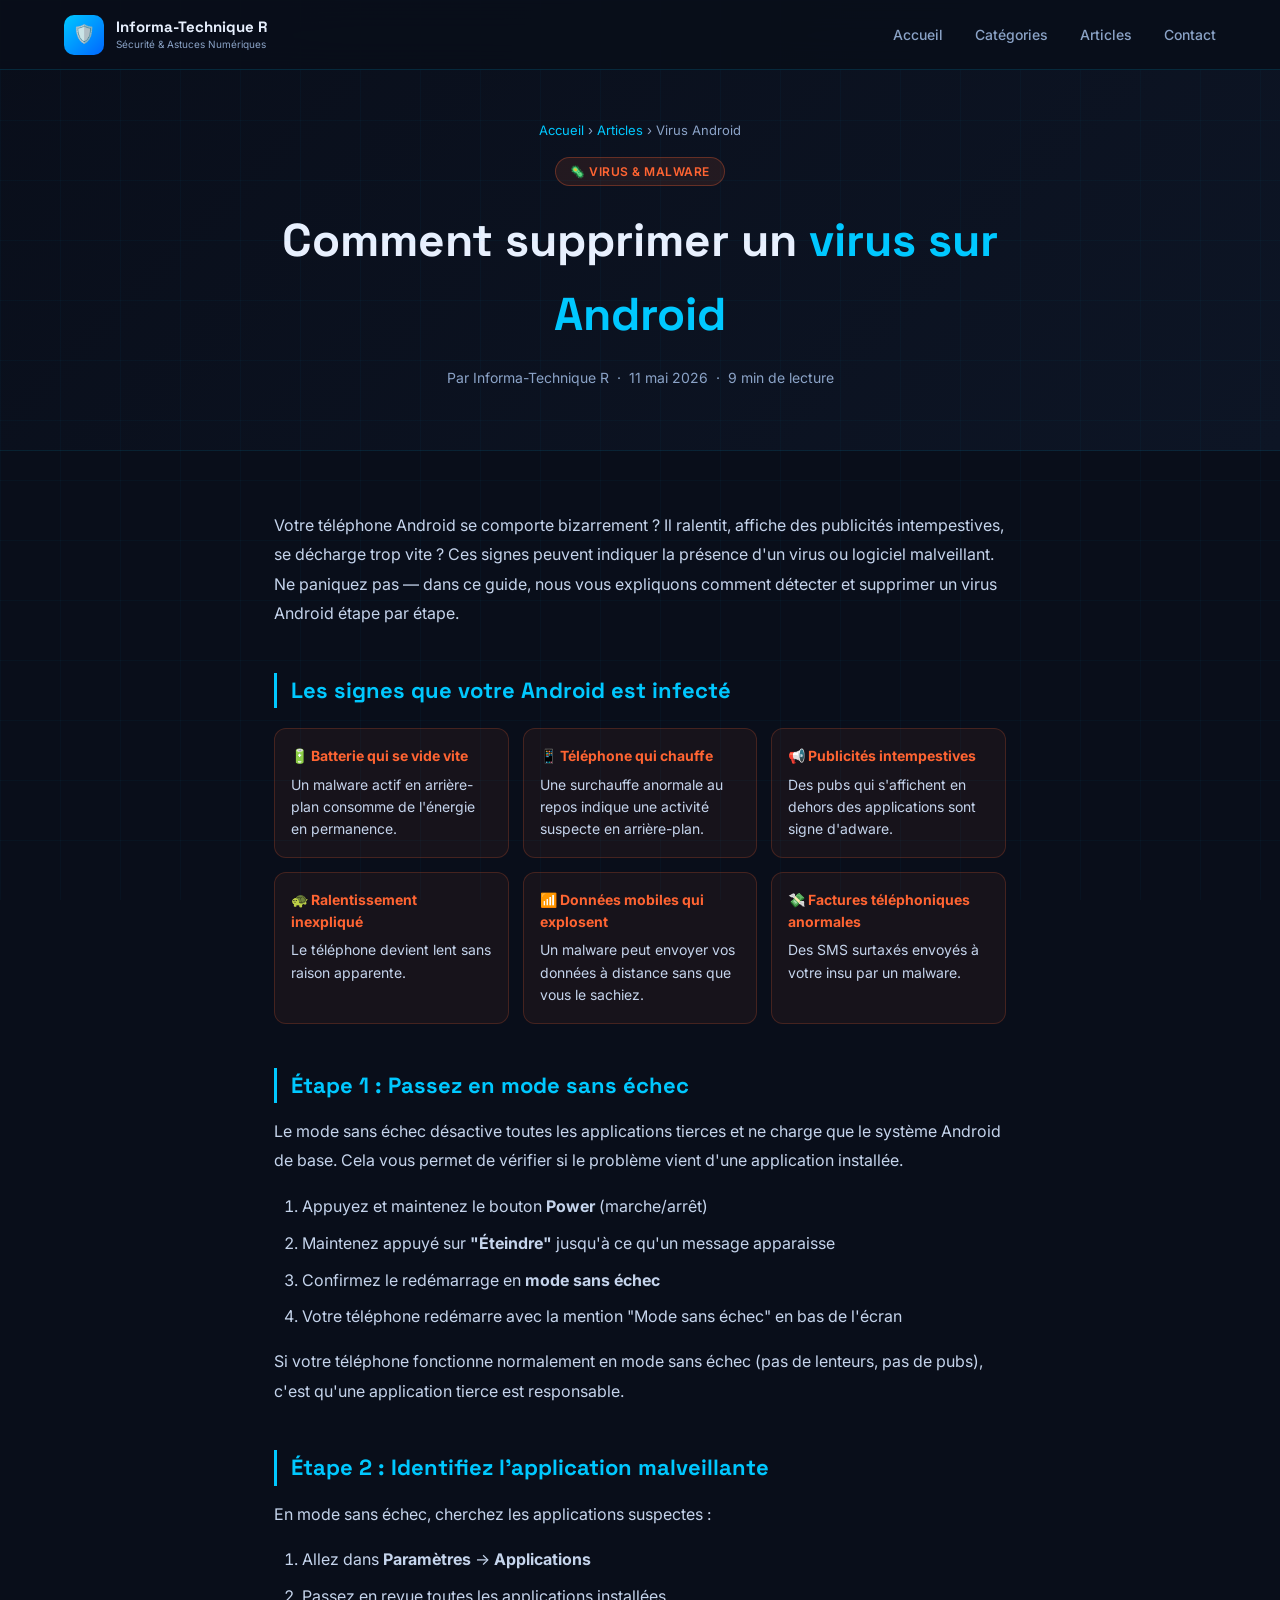
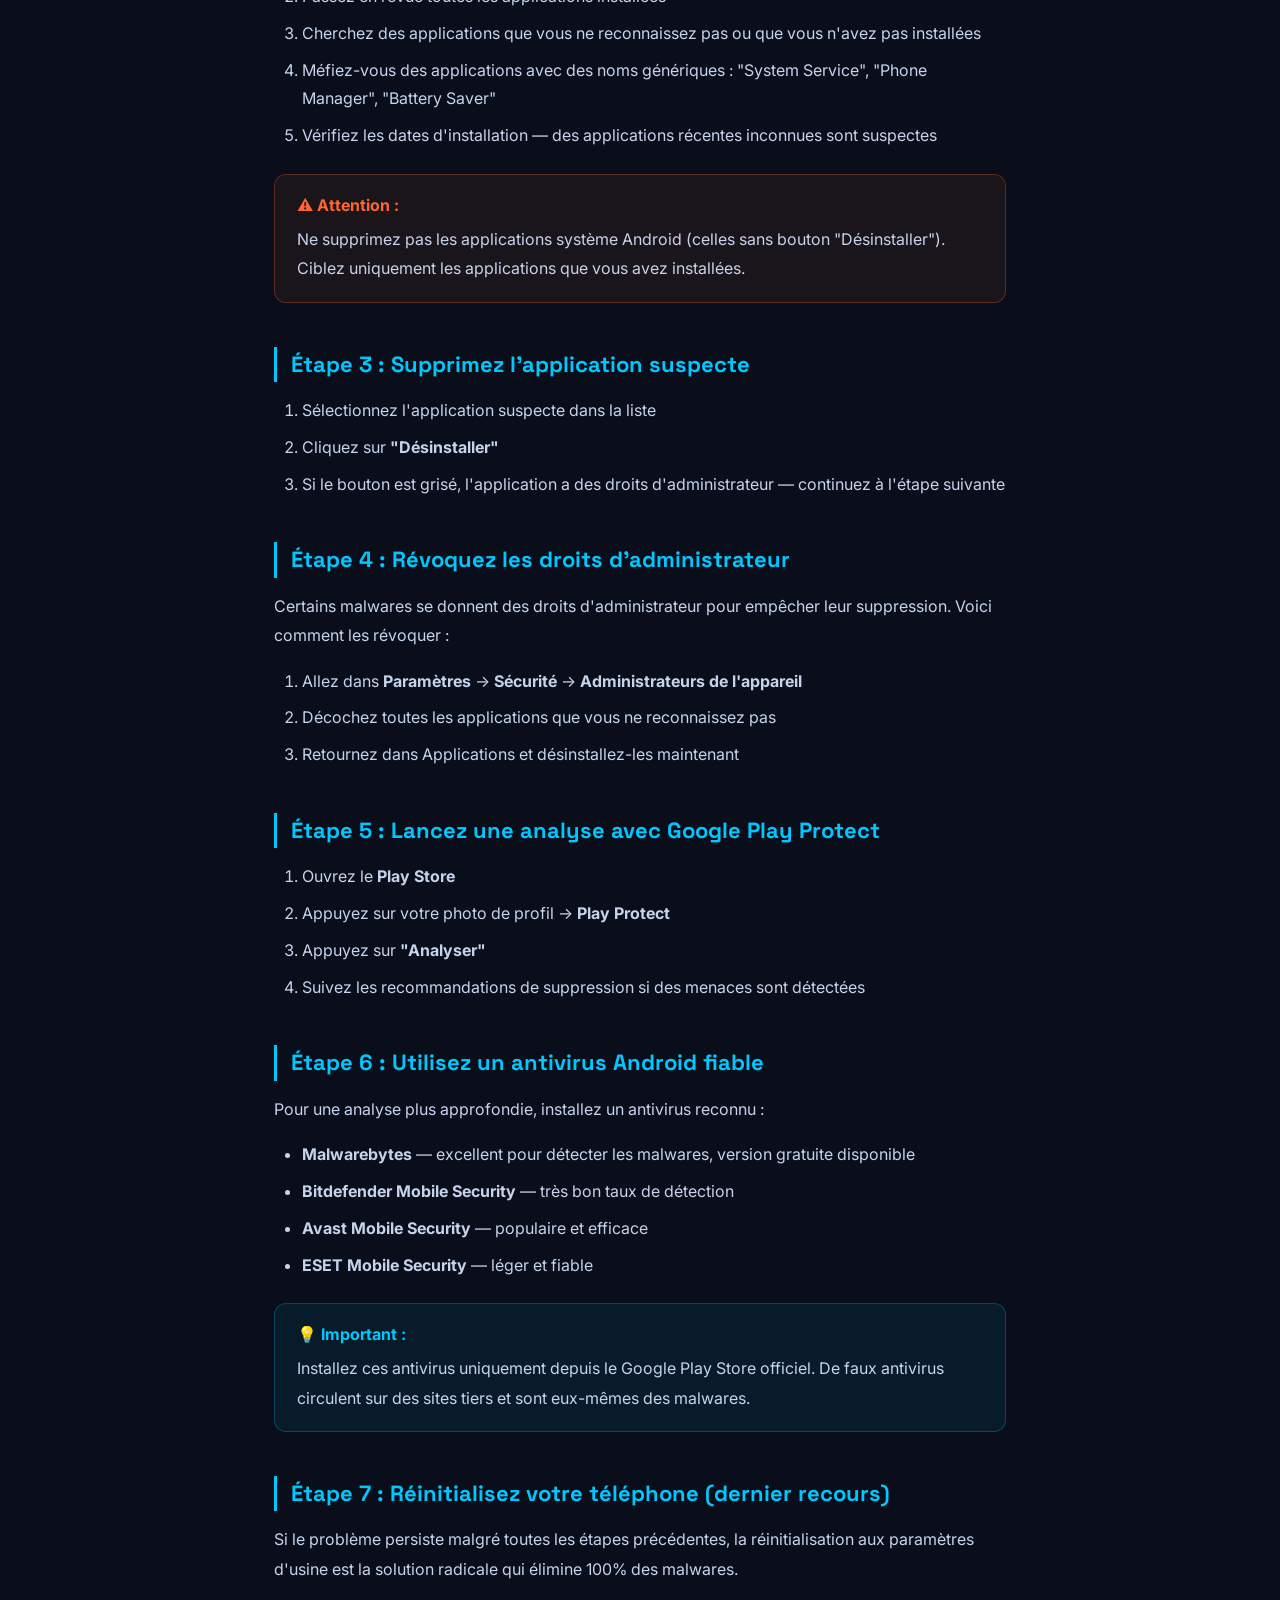
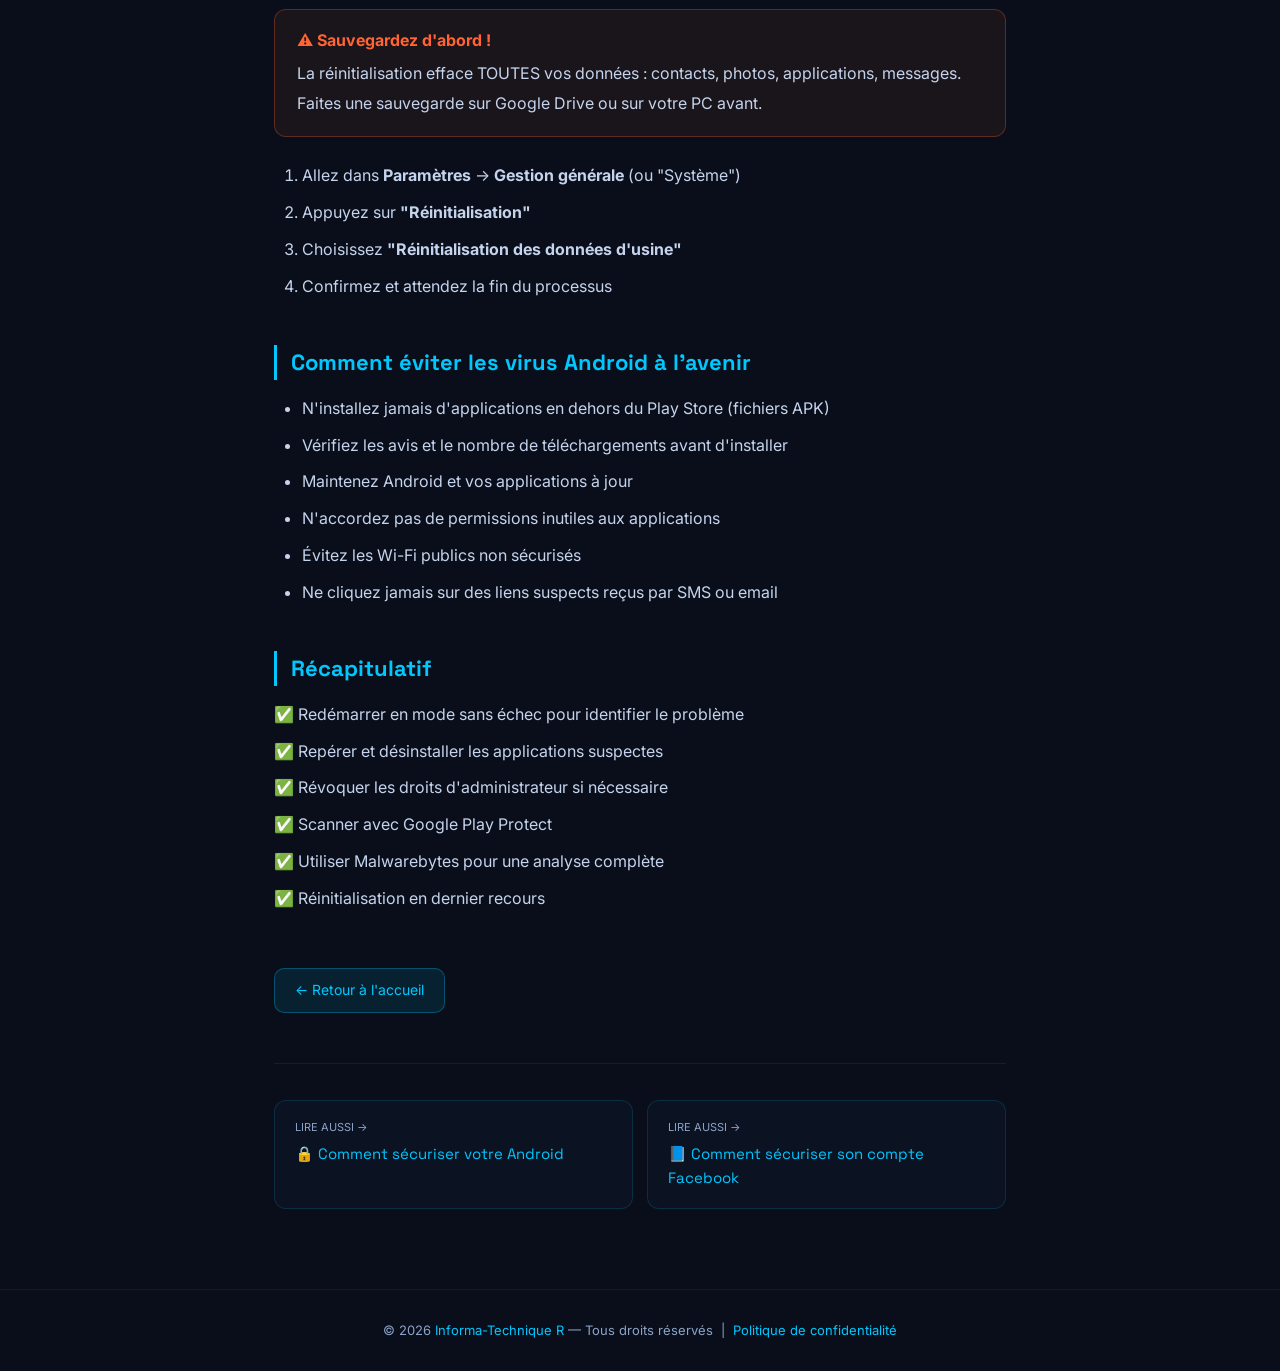
<file: supprimer-virus-android.html>
<!DOCTYPE html>
<html lang="fr">
<head>
  <meta charset="UTF-8">
  <meta name="viewport" content="width=device-width, initial-scale=1.0">
  <title>Comment supprimer un virus sur Android — Informa-Technique R</title>
  <meta name="description" content="Votre Android est infecté par un virus ? Guide complet pour détecter et supprimer les logiciels malveillants, applications espionnes et virus sur Android.">
  <meta name="keywords" content="supprimer virus android, android infecté, logiciel malveillant android, malware android, antivirus android gratuit, téléphone piraté android, nettoyer android virus">
  <link rel="canonical" href="https://informa-technique.fr/supprimer-virus-android.html">
  <meta property="og:title" content="Comment supprimer un virus sur Android">
  <meta property="og:description" content="Guide complet pour détecter et supprimer un virus ou logiciel malveillant sur Android.">
  <meta property="og:url" content="https://informa-technique.fr/supprimer-virus-android.html">
  <meta property="og:type" content="article">
  <link rel="preconnect" href="https://fonts.googleapis.com">
  <link href="https://fonts.googleapis.com/css2?family=Space+Grotesk:wght@400;500;600;700&family=Inter:wght@300;400;500;600&display=swap" rel="stylesheet">
  <link rel="stylesheet" href="css/style.css">
  <script async src="https://pagead2.googlesyndication.com/pagead/js/adsbygoogle.js?client=ca-pub-5419727471233920" crossorigin="anonymous"></script>
  <script type="application/ld+json">
  {
    "@context": "https://schema.org",
    "@type": "Article",
    "headline": "Comment supprimer un virus sur Android",
    "description": "Guide complet pour détecter et supprimer un virus ou logiciel malveillant sur Android.",
    "author": { "@type": "Organization", "name": "Informa-Technique R" },
    "publisher": { "@type": "Organization", "name": "Informa-Technique R", "url": "https://informa-technique.fr" },
    "datePublished": "2026-05-11",
    "url": "https://informa-technique.fr/supprimer-virus-android.html"
  }
  </script>
  <style>
    .article-hero{padding:120px 5% 60px;background:linear-gradient(135deg,#090e1a 0%,#0d1525 100%);text-align:center;border-bottom:1px solid rgba(0,200,255,0.1)}
    .article-hero .breadcrumb{font-size:13px;color:#8ba3c7;margin-bottom:16px}
    .article-hero .breadcrumb a{color:#00c8ff;text-decoration:none}
    .article-hero .tag{display:inline-block;background:rgba(255,100,50,0.1);border:1px solid rgba(255,100,50,0.3);color:#ff6432;font-size:12px;padding:4px 14px;border-radius:20px;margin-bottom:18px;font-weight:600;letter-spacing:0.5px;text-transform:uppercase}
    .article-hero h1{font-family:'Space Grotesk',sans-serif;font-size:clamp(26px,4vw,46px);color:#e8f0fe;margin-bottom:16px;max-width:800px;margin-left:auto;margin-right:auto}
    .article-hero h1 span{color:#00c8ff}
    .article-hero .meta{font-size:14px;color:#8ba3c7}
    .article-body{max-width:860px;margin:0 auto;padding:60px 5% 80px}
    .article-body h2{font-family:'Space Grotesk',sans-serif;font-size:22px;color:#00c8ff;margin:44px 0 14px;padding-left:14px;border-left:3px solid #00c8ff}
    .article-body h3{font-family:'Space Grotesk',sans-serif;font-size:17px;color:#e8f0fe;margin:28px 0 10px}
    .article-body p{color:#c5d4ec;line-height:1.85;margin-bottom:16px;font-size:16px}
    .article-body ul,.article-body ol{padding-left:28px;margin-bottom:16px}
    .article-body ul{list-style:disc}
    .article-body ol{list-style:decimal}
    .article-body li{color:#c5d4ec;line-height:1.8;margin-bottom:8px}
    .tip-box{background:rgba(0,200,255,0.07);border:1px solid rgba(0,200,255,0.25);border-radius:12px;padding:18px 22px;margin:24px 0}
    .tip-box strong{color:#00c8ff}
    .tip-box p{margin:6px 0 0;color:#c5d4ec}
    .warning-box{background:rgba(255,100,50,0.07);border:1px solid rgba(255,100,50,0.3);border-radius:12px;padding:18px 22px;margin:24px 0}
    .warning-box strong{color:#ff6432}
    .warning-box p{margin:6px 0 0;color:#c5d4ec}
    .symptom-grid{display:grid;grid-template-columns:repeat(auto-fit,minmax(220px,1fr));gap:14px;margin:20px 0}
    .symptom-card{background:rgba(255,100,50,0.06);border:1px solid rgba(255,100,50,0.2);border-radius:12px;padding:16px;color:#c5d4ec;font-size:14px;line-height:1.6}
    .symptom-card strong{color:#ff6432;display:block;margin-bottom:6px}
    .checklist{list-style:none !important;padding-left:0 !important}
    .checklist li::before{content:"✅ "}
    .article-body a{color:#00c8ff}
    .back-btn{display:inline-flex;align-items:center;gap:8px;background:rgba(0,200,255,0.1);border:1px solid rgba(0,200,255,0.3);color:#00c8ff;padding:10px 20px;border-radius:10px;font-size:14px;text-decoration:none;margin-top:40px;margin-right:12px;transition:0.2s}
    .back-btn:hover{background:rgba(0,200,255,0.2)}
    .articles-nav{display:flex;gap:14px;flex-wrap:wrap;margin-top:50px;padding-top:36px;border-top:1px solid rgba(0,200,255,0.1)}
    .art-link{flex:1;min-width:200px;background:rgba(13,21,37,0.8);border:1px solid rgba(0,200,255,0.15);border-radius:12px;padding:18px 20px;color:#e8f0fe;text-decoration:none;transition:0.2s}
    .art-link:hover{border-color:rgba(0,200,255,0.4)}
    .art-link .art-link-label{font-size:11px;color:#8ba3c7;text-transform:uppercase;margin-bottom:6px}
    .art-link .art-link-title{font-family:'Space Grotesk',sans-serif;font-size:15px;color:#00c8ff}
    footer.art-footer{text-align:center;padding:30px 5%;border-top:1px solid rgba(0,200,255,0.1);color:#8ba3c7;font-size:13px}
    footer.art-footer a{color:#00c8ff}
  </style>
</head>
<body>
<nav id="mainNav">
  <a href="index.html" class="nav-logo">
    <div class="nav-logo-icon">🛡️</div>
    <div>
      <div class="nav-logo-text">Informa-Technique R</div>
      <div class="nav-logo-sub">Sécurité & Astuces Numériques</div>
    </div>
  </a>
  <ul class="nav-links">
    <li><a href="index.html">Accueil</a></li>
    <li><a href="index.html#categories">Catégories</a></li>
    <li><a href="index.html#articles">Articles</a></li>
    <li><a href="index.html#contact">Contact</a></li>
  </ul>
</nav>

<div class="article-hero">
  <p class="breadcrumb"><a href="index.html">Accueil</a> › <a href="index.html#articles">Articles</a> › Virus Android</p>
  <div class="tag">🦠 Virus & Malware</div>
  <h1>Comment supprimer un <span>virus sur Android</span></h1>
  <p class="meta">Par Informa-Technique R &nbsp;·&nbsp; 11 mai 2026 &nbsp;·&nbsp; 9 min de lecture</p>
</div>

<div class="article-body">

  <p>Votre téléphone Android se comporte bizarrement ? Il ralentit, affiche des publicités intempestives, se décharge trop vite ? Ces signes peuvent indiquer la présence d'un virus ou logiciel malveillant. Ne paniquez pas — dans ce guide, nous vous expliquons comment détecter et supprimer un virus Android étape par étape.</p>

  <h2>Les signes que votre Android est infecté</h2>
  <div class="symptom-grid">
    <div class="symptom-card"><strong>🔋 Batterie qui se vide vite</strong>Un malware actif en arrière-plan consomme de l'énergie en permanence.</div>
    <div class="symptom-card"><strong>📱 Téléphone qui chauffe</strong>Une surchauffe anormale au repos indique une activité suspecte en arrière-plan.</div>
    <div class="symptom-card"><strong>📢 Publicités intempestives</strong>Des pubs qui s'affichent en dehors des applications sont signe d'adware.</div>
    <div class="symptom-card"><strong>🐢 Ralentissement inexpliqué</strong>Le téléphone devient lent sans raison apparente.</div>
    <div class="symptom-card"><strong>📶 Données mobiles qui explosent</strong>Un malware peut envoyer vos données à distance sans que vous le sachiez.</div>
    <div class="symptom-card"><strong>💸 Factures téléphoniques anormales</strong>Des SMS surtaxés envoyés à votre insu par un malware.</div>
  </div>

  <h2>Étape 1 : Passez en mode sans échec</h2>
  <p>Le mode sans échec désactive toutes les applications tierces et ne charge que le système Android de base. Cela vous permet de vérifier si le problème vient d'une application installée.</p>
  <ol>
    <li>Appuyez et maintenez le bouton <strong>Power</strong> (marche/arrêt)</li>
    <li>Maintenez appuyé sur <strong>"Éteindre"</strong> jusqu'à ce qu'un message apparaisse</li>
    <li>Confirmez le redémarrage en <strong>mode sans échec</strong></li>
    <li>Votre téléphone redémarre avec la mention "Mode sans échec" en bas de l'écran</li>
  </ol>
  <p>Si votre téléphone fonctionne normalement en mode sans échec (pas de lenteurs, pas de pubs), c'est qu'une application tierce est responsable.</p>

  <h2>Étape 2 : Identifiez l'application malveillante</h2>
  <p>En mode sans échec, cherchez les applications suspectes :</p>
  <ol>
    <li>Allez dans <strong>Paramètres</strong> → <strong>Applications</strong></li>
    <li>Passez en revue toutes les applications installées</li>
    <li>Cherchez des applications que vous ne reconnaissez pas ou que vous n'avez pas installées</li>
    <li>Méfiez-vous des applications avec des noms génériques : "System Service", "Phone Manager", "Battery Saver"</li>
    <li>Vérifiez les dates d'installation — des applications récentes inconnues sont suspectes</li>
  </ol>
  <div class="warning-box">
    <strong>⚠️ Attention :</strong>
    <p>Ne supprimez pas les applications système Android (celles sans bouton "Désinstaller"). Ciblez uniquement les applications que vous avez installées.</p>
  </div>

  <h2>Étape 3 : Supprimez l'application suspecte</h2>
  <ol>
    <li>Sélectionnez l'application suspecte dans la liste</li>
    <li>Cliquez sur <strong>"Désinstaller"</strong></li>
    <li>Si le bouton est grisé, l'application a des droits d'administrateur — continuez à l'étape suivante</li>
  </ol>

  <h2>Étape 4 : Révoquez les droits d'administrateur</h2>
  <p>Certains malwares se donnent des droits d'administrateur pour empêcher leur suppression. Voici comment les révoquer :</p>
  <ol>
    <li>Allez dans <strong>Paramètres</strong> → <strong>Sécurité</strong> → <strong>Administrateurs de l'appareil</strong></li>
    <li>Décochez toutes les applications que vous ne reconnaissez pas</li>
    <li>Retournez dans Applications et désinstallez-les maintenant</li>
  </ol>

  <h2>Étape 5 : Lancez une analyse avec Google Play Protect</h2>
  <ol>
    <li>Ouvrez le <strong>Play Store</strong></li>
    <li>Appuyez sur votre photo de profil → <strong>Play Protect</strong></li>
    <li>Appuyez sur <strong>"Analyser"</strong></li>
    <li>Suivez les recommandations de suppression si des menaces sont détectées</li>
  </ol>

  <h2>Étape 6 : Utilisez un antivirus Android fiable</h2>
  <p>Pour une analyse plus approfondie, installez un antivirus reconnu :</p>
  <ul>
    <li><strong>Malwarebytes</strong> — excellent pour détecter les malwares, version gratuite disponible</li>
    <li><strong>Bitdefender Mobile Security</strong> — très bon taux de détection</li>
    <li><strong>Avast Mobile Security</strong> — populaire et efficace</li>
    <li><strong>ESET Mobile Security</strong> — léger et fiable</li>
  </ul>
  <div class="tip-box">
    <strong>💡 Important :</strong>
    <p>Installez ces antivirus uniquement depuis le Google Play Store officiel. De faux antivirus circulent sur des sites tiers et sont eux-mêmes des malwares.</p>
  </div>

  <h2>Étape 7 : Réinitialisez votre téléphone (dernier recours)</h2>
  <p>Si le problème persiste malgré toutes les étapes précédentes, la réinitialisation aux paramètres d'usine est la solution radicale qui élimine 100% des malwares.</p>
  <div class="warning-box">
    <strong>⚠️ Sauvegardez d'abord !</strong>
    <p>La réinitialisation efface TOUTES vos données : contacts, photos, applications, messages. Faites une sauvegarde sur Google Drive ou sur votre PC avant.</p>
  </div>
  <ol>
    <li>Allez dans <strong>Paramètres</strong> → <strong>Gestion générale</strong> (ou "Système")</li>
    <li>Appuyez sur <strong>"Réinitialisation"</strong></li>
    <li>Choisissez <strong>"Réinitialisation des données d'usine"</strong></li>
    <li>Confirmez et attendez la fin du processus</li>
  </ol>

  <h2>Comment éviter les virus Android à l'avenir</h2>
  <ul>
    <li>N'installez jamais d'applications en dehors du Play Store (fichiers APK)</li>
    <li>Vérifiez les avis et le nombre de téléchargements avant d'installer</li>
    <li>Maintenez Android et vos applications à jour</li>
    <li>N'accordez pas de permissions inutiles aux applications</li>
    <li>Évitez les Wi-Fi publics non sécurisés</li>
    <li>Ne cliquez jamais sur des liens suspects reçus par SMS ou email</li>
  </ul>

  <h2>Récapitulatif</h2>
  <ul class="checklist">
    <li>Redémarrer en mode sans échec pour identifier le problème</li>
    <li>Repérer et désinstaller les applications suspectes</li>
    <li>Révoquer les droits d'administrateur si nécessaire</li>
    <li>Scanner avec Google Play Protect</li>
    <li>Utiliser Malwarebytes pour une analyse complète</li>
    <li>Réinitialisation en dernier recours</li>
  </ul>

  <a href="index.html" class="back-btn">← Retour à l'accueil</a>

  <div class="articles-nav">
    <a href="securiser-android.html" class="art-link">
      <div class="art-link-label">Lire aussi →</div>
      <div class="art-link-title">🔒 Comment sécuriser votre Android</div>
    </a>
    <a href="securiser-facebook.html" class="art-link">
      <div class="art-link-label">Lire aussi →</div>
      <div class="art-link-title">📘 Comment sécuriser son compte Facebook</div>
    </a>
  </div>
</div>

<footer class="art-footer">
  <p>© 2026 <a href="index.html">Informa-Technique R</a> — Tous droits réservés &nbsp;|&nbsp; <a href="politique-de-confidentialite.html">Politique de confidentialité</a></p>
</footer>
</body>
</html>
</file>
<file: admin/admin.css>
/* ══════════════════════════════════════════════════════════════
   INFORMA-TECHNIQUE R — admin.css
   Styles du panneau d'administration
   ══════════════════════════════════════════════════════════════ */

:root {
  --bg:      #090e1a;
  --bg2:     #0d1525;
  --bg3:     #111c30;
  --accent:  #00c8ff;
  --accent2: #0066ff;
  --green:   #00c864;
  --red:     #ff4444;
  --yellow:  #f59e0b;
  --text:    #e8f0fe;
  --muted:   #8ba3c7;
  --border:  rgba(0, 200, 255, 0.15);
  --card:    rgba(13, 21, 37, 0.9);
  --sidebar-w: 240px;
}

*, *::before, *::after { margin: 0; padding: 0; box-sizing: border-box; }
html { font-size: 16px; }

body {
  font-family: 'DM Sans', sans-serif;
  background: var(--bg);
  color: var(--text);
  min-height: 100vh;
}

body::before {
  content: '';
  position: fixed;
  inset: 0;
  background:
    linear-gradient(rgba(0, 200, 255, 0.025) 1px, transparent 1px),
    linear-gradient(90deg, rgba(0, 200, 255, 0.025) 1px, transparent 1px);
  background-size: 50px 50px;
  pointer-events: none;
  z-index: 0;
}

a { text-decoration: none; color: inherit; }
button { font-family: inherit; cursor: pointer; }

/* ── PAGE DE CONNEXION ── */
.login-page {
  min-height: 100vh;
  display: flex;
  align-items: center;
  justify-content: center;
  padding: 20px;
  position: relative;
  z-index: 1;
}

.login-box {
  background: var(--card);
  border: 1px solid var(--border);
  border-radius: 20px;
  padding: 48px 40px;
  width: 100%;
  max-width: 400px;
  text-align: center;
  backdrop-filter: blur(20px);
}

.login-logo {
  font-size: 48px;
  margin-bottom: 16px;
}

.login-title {
  font-family: 'Syne', sans-serif;
  font-size: 22px;
  font-weight: 800;
  margin-bottom: 6px;
}

.login-subtitle {
  color: var(--muted);
  font-size: 14px;
  margin-bottom: 32px;
}

.login-field {
  text-align: left;
  margin-bottom: 20px;
}

.login-field label {
  display: block;
  font-size: 12px;
  font-weight: 600;
  color: var(--muted);
  text-transform: uppercase;
  letter-spacing: 0.5px;
  margin-bottom: 8px;
}

.login-field input {
  width: 100%;
  padding: 13px 16px;
  background: rgba(255, 255, 255, 0.04);
  border: 1px solid var(--border);
  border-radius: 10px;
  color: var(--text);
  font-size: 14px;
  font-family: 'DM Sans', sans-serif;
  outline: none;
  transition: border-color 0.2s;
}

.login-field input:focus { border-color: var(--accent); }

.login-btn {
  width: 100%;
  padding: 14px;
  background: linear-gradient(135deg, var(--accent), var(--accent2));
  color: #000;
  font-weight: 700;
  font-size: 15px;
  border: none;
  border-radius: 10px;
  cursor: pointer;
  transition: opacity 0.2s;
  font-family: 'DM Sans', sans-serif;
}

.login-btn:hover { opacity: 0.88; }

.login-error {
  margin-top: 12px;
  color: var(--red);
  font-size: 13px;
  min-height: 20px;
}

.back-site {
  display: inline-block;
  margin-top: 20px;
  font-size: 13px;
  color: var(--muted);
  transition: color 0.2s;
}
.back-site:hover { color: var(--accent); }

/* ── DASHBOARD LAYOUT ── */
.admin-dashboard {
  display: flex;
  min-height: 100vh;
  position: relative;
  z-index: 1;
}

/* ── SIDEBAR ── */
.sidebar {
  width: var(--sidebar-w);
  flex-shrink: 0;
  background: var(--bg2);
  border-right: 1px solid var(--border);
  display: flex;
  flex-direction: column;
  position: fixed;
  top: 0; left: 0; bottom: 0;
  z-index: 10;
  overflow-y: auto;
}

.sidebar-logo {
  display: flex;
  align-items: center;
  gap: 10px;
  padding: 24px 20px;
  border-bottom: 1px solid var(--border);
  font-size: 22px;
}

.sidebar-title {
  font-family: 'Syne', sans-serif;
  font-weight: 700;
  font-size: 13px;
  line-height: 1.2;
}

.sidebar-sub { font-size: 10px; color: var(--muted); }

.sidebar-nav {
  flex: 1;
  padding: 16px 12px;
  display: flex;
  flex-direction: column;
  gap: 4px;
}

.sidebar-link {
  display: flex;
  align-items: center;
  gap: 10px;
  padding: 10px 12px;
  border-radius: 10px;
  font-size: 14px;
  color: var(--muted);
  transition: background 0.2s, color 0.2s;
  cursor: pointer;
  border: none;
  background: none;
  width: 100%;
  text-align: left;
  font-family: 'DM Sans', sans-serif;
  text-decoration: none;
}

.sidebar-link:hover { background: rgba(255, 255, 255, 0.05); color: var(--text); }
.sidebar-link.active { background: rgba(0, 200, 255, 0.1); color: var(--accent); }

.sidebar-link .badge {
  margin-left: auto;
  background: var(--accent);
  color: #000;
  font-size: 10px;
  font-weight: 700;
  padding: 2px 7px;
  border-radius: 50px;
  min-width: 18px;
  text-align: center;
}

.sidebar-footer {
  padding: 12px;
  border-top: 1px solid var(--border);
  display: flex;
  flex-direction: column;
  gap: 4px;
}

.logout-btn { color: var(--red) !important; }
.logout-btn:hover { background: rgba(255, 68, 68, 0.1) !important; }

/* ── MAIN CONTENT ── */
.admin-main {
  flex: 1;
  margin-left: var(--sidebar-w);
  padding: 32px;
  min-height: 100vh;
}

/* ── TABS ── */
.admin-tab { display: none; }
.admin-tab.active { display: block; }

.tab-header {
  display: flex;
  align-items: flex-start;
  justify-content: space-between;
  gap: 20px;
  margin-bottom: 28px;
  flex-wrap: wrap;
}

.tab-title {
  font-family: 'Syne', sans-serif;
  font-size: 22px;
  font-weight: 800;
  margin-bottom: 4px;
}

.tab-desc { color: var(--muted); font-size: 14px; }

.tab-actions {
  display: flex;
  gap: 12px;
  align-items: center;
  flex-wrap: wrap;
}

/* ── INPUTS & SELECTS ── */
.admin-input,
.admin-select,
.admin-textarea,
.admin-search {
  padding: 10px 14px;
  background: rgba(255, 255, 255, 0.04);
  border: 1px solid var(--border);
  border-radius: 10px;
  color: var(--text);
  font-size: 14px;
  font-family: 'DM Sans', sans-serif;
  outline: none;
  transition: border-color 0.2s;
}

.admin-input:focus,
.admin-select:focus,
.admin-textarea:focus,
.admin-search:focus { border-color: var(--accent); }

.admin-select { appearance: none; cursor: pointer; min-width: 160px; }
.admin-search { min-width: 200px; }
.admin-textarea { resize: vertical; width: 100%; }

/* ── BOUTONS ── */
.btn-add {
  padding: 10px 20px;
  background: linear-gradient(135deg, var(--accent), var(--accent2));
  color: #000;
  font-weight: 700;
  font-size: 13px;
  border: none;
  border-radius: 10px;
  cursor: pointer;
  transition: opacity 0.2s;
  font-family: 'DM Sans', sans-serif;
  white-space: nowrap;
}
.btn-add:hover { opacity: 0.88; }

.btn-save {
  padding: 12px 28px;
  background: linear-gradient(135deg, var(--accent), var(--accent2));
  color: #000;
  font-weight: 700;
  font-size: 14px;
  border: none;
  border-radius: 10px;
  cursor: pointer;
  font-family: 'DM Sans', sans-serif;
  transition: opacity 0.2s;
}
.btn-save:hover { opacity: 0.88; }
.btn-save:disabled { opacity: 0.5; cursor: not-allowed; }

.btn-cancel {
  padding: 12px 28px;
  background: transparent;
  border: 1px solid var(--border);
  color: var(--muted);
  font-size: 14px;
  border-radius: 10px;
  cursor: pointer;
  font-family: 'DM Sans', sans-serif;
  transition: border-color 0.2s, color 0.2s;
}
.btn-cancel:hover { border-color: var(--red); color: var(--red); }

.btn-edit {
  padding: 6px 14px;
  background: rgba(0, 200, 255, 0.1);
  border: 1px solid rgba(0, 200, 255, 0.2);
  color: var(--accent);
  border-radius: 8px;
  font-size: 12px;
  cursor: pointer;
  transition: background 0.2s;
  font-family: 'DM Sans', sans-serif;
}
.btn-edit:hover { background: rgba(0, 200, 255, 0.2); }

.btn-delete {
  padding: 6px 14px;
  background: rgba(255, 68, 68, 0.1);
  border: 1px solid rgba(255, 68, 68, 0.2);
  color: var(--red);
  border-radius: 8px;
  font-size: 12px;
  cursor: pointer;
  transition: background 0.2s;
  font-family: 'DM Sans', sans-serif;
}
.btn-delete:hover { background: rgba(255, 68, 68, 0.2); }

.btn-refresh {
  padding: 10px 18px;
  background: transparent;
  border: 1px solid var(--border);
  color: var(--muted);
  border-radius: 10px;
  font-size: 13px;
  cursor: pointer;
  transition: border-color 0.2s, color 0.2s;
  font-family: 'DM Sans', sans-serif;
}
.btn-refresh:hover { border-color: var(--accent); color: var(--accent); }

/* ── TABLE VIDÉOS ── */
.videos-count-bar {
  margin-bottom: 16px;
  font-size: 13px;
  color: var(--muted);
}

.admin-table-wrapper {
  background: var(--card);
  border: 1px solid var(--border);
  border-radius: 16px;
  overflow: hidden;
  overflow-x: auto;
}

.admin-table {
  width: 100%;
  border-collapse: collapse;
  font-size: 14px;
  min-width: 700px;
}

.admin-table th {
  padding: 14px 18px;
  text-align: left;
  font-family: 'Syne', sans-serif;
  font-size: 11px;
  font-weight: 700;
  text-transform: uppercase;
  letter-spacing: 0.8px;
  color: var(--muted);
  border-bottom: 1px solid var(--border);
  background: rgba(255, 255, 255, 0.02);
}

.admin-table td {
  padding: 14px 18px;
  border-bottom: 1px solid rgba(255, 255, 255, 0.04);
  vertical-align: middle;
}

.admin-table tr:last-child td { border-bottom: none; }

.admin-table tr:hover td { background: rgba(255, 255, 255, 0.02); }

.video-emoji-cell { font-size: 24px; }

.video-title-cell {
  font-weight: 500;
  max-width: 260px;
  overflow: hidden;
  text-overflow: ellipsis;
  white-space: nowrap;
}

.cat-badge {
  display: inline-block;
  padding: 4px 10px;
  border-radius: 50px;
  font-size: 11px;
  font-weight: 600;
  background: rgba(0, 200, 255, 0.08);
  border: 1px solid var(--border);
  color: var(--accent);
  white-space: nowrap;
}

.plat-badge {
  display: inline-block;
  padding: 4px 10px;
  border-radius: 50px;
  font-size: 11px;
  font-weight: 700;
}
.plat-badge.yt { background: rgba(255, 0, 0, 0.15);     color: #ff4444; }
.plat-badge.fb { background: rgba(24, 119, 242, 0.15);  color: #5599ff; }
.plat-badge.tt { background: rgba(255, 255, 255, 0.06); color: var(--text); }

.table-actions { display: flex; gap: 8px; white-space: nowrap; }

.empty-table {
  text-align: center;
  padding: 40px;
  color: var(--muted);
  font-size: 14px;
}

/* ── FORMULAIRE VIDÉO ── */
.video-form {
  background: var(--card);
  border: 1px solid var(--border);
  border-radius: 16px;
  padding: 32px;
}

.form-grid {
  display: grid;
  grid-template-columns: 1fr 1fr;
  gap: 20px;
  margin-bottom: 24px;
}

.form-group { display: flex; flex-direction: column; gap: 8px; }
.form-group.full-width { grid-column: 1 / -1; }

.form-group label {
  font-size: 12px;
  font-weight: 600;
  color: var(--muted);
  text-transform: uppercase;
  letter-spacing: 0.5px;
}
.req { color: var(--accent); }

.form-actions { display: flex; gap: 12px; margin-bottom: 16px; }

.form-feedback {
  padding: 12px 16px;
  border-radius: 10px;
  font-size: 14px;
  display: none;
}

.form-feedback.success {
  display: block;
  background: rgba(0, 200, 100, 0.1);
  border: 1px solid rgba(0, 200, 100, 0.2);
  color: var(--green);
}

.form-feedback.error {
  display: block;
  background: rgba(255, 68, 68, 0.1);
  border: 1px solid rgba(255, 68, 68, 0.2);
  color: var(--red);
}

.form-note {
  margin-top: 20px;
  padding: 16px;
  background: rgba(245, 158, 11, 0.08);
  border: 1px solid rgba(245, 158, 11, 0.2);
  border-radius: 10px;
  font-size: 13px;
  color: var(--yellow);
  line-height: 1.7;
}

.form-note code {
  background: rgba(255, 255, 255, 0.1);
  padding: 2px 6px;
  border-radius: 4px;
  font-size: 12px;
}

/* ── MESSAGES ── */
.messages-list { display: flex; flex-direction: column; gap: 16px; }

.message-card {
  background: var(--card);
  border: 1px solid var(--border);
  border-radius: 14px;
  padding: 20px 24px;
  transition: border-color 0.2s;
}

.message-card.unread { border-left: 3px solid var(--accent); }
.message-card:hover { border-color: rgba(0, 200, 255, 0.3); }

.message-header {
  display: flex;
  align-items: center;
  justify-content: space-between;
  margin-bottom: 12px;
  flex-wrap: wrap;
  gap: 8px;
}

.message-from {
  font-family: 'Syne', sans-serif;
  font-weight: 700;
  font-size: 15px;
}

.message-email { font-size: 13px; color: var(--muted); }

.message-date {
  font-size: 12px;
  color: var(--muted);
}

.message-subject {
  display: inline-block;
  padding: 4px 10px;
  background: rgba(0, 200, 255, 0.08);
  border: 1px solid var(--border);
  border-radius: 50px;
  font-size: 11px;
  color: var(--accent);
  margin-bottom: 10px;
}

.message-body {
  font-size: 14px;
  color: var(--muted);
  line-height: 1.7;
}

.empty-state {
  text-align: center;
  padding: 60px 20px;
  color: var(--muted);
  font-size: 14px;
}

/* ── STATISTIQUES ── */
.stats-grid {
  display: grid;
  grid-template-columns: repeat(auto-fit, minmax(160px, 1fr));
  gap: 20px;
  margin-bottom: 40px;
}

.stat-card {
  background: var(--card);
  border: 1px solid var(--border);
  border-radius: 14px;
  padding: 24px;
  text-align: center;
}

.stat-num {
  font-family: 'Syne', sans-serif;
  font-size: 32px;
  font-weight: 800;
  color: var(--accent);
  margin-bottom: 6px;
}

.stat-label { font-size: 13px; color: var(--muted); }

.stats-section {
  background: var(--card);
  border: 1px solid var(--border);
  border-radius: 14px;
  padding: 24px 28px;
  margin-bottom: 20px;
}

.stats-section h3 {
  font-family: 'Syne', sans-serif;
  font-size: 15px;
  font-weight: 700;
  margin-bottom: 20px;
}

.progress-list { display: flex; flex-direction: column; gap: 14px; }

.progress-item { display: flex; align-items: center; gap: 14px; }

.progress-label {
  width: 140px;
  flex-shrink: 0;
  font-size: 13px;
  color: var(--muted);
}

.progress-bar {
  flex: 1;
  height: 8px;
  background: rgba(255, 255, 255, 0.06);
  border-radius: 50px;
  overflow: hidden;
}

.progress-fill {
  height: 100%;
  background: linear-gradient(90deg, var(--accent), var(--accent2));
  border-radius: 50px;
  transition: width 0.8s ease;
}

.progress-count {
  width: 40px;
  text-align: right;
  font-size: 13px;
  font-weight: 600;
  color: var(--text);
}

/* Social stats */
.social-stats-grid {
  display: grid;
  grid-template-columns: repeat(4, 1fr);
  gap: 16px;
}

.social-stat-card {
  border-radius: 12px;
  padding: 20px;
  text-align: center;
  border: 1px solid;
}

.social-stat-card.yt { background: rgba(255, 0, 0, 0.08);     border-color: rgba(255, 0, 0, 0.2); }
.social-stat-card.fb { background: rgba(24, 119, 242, 0.08);  border-color: rgba(24, 119, 242, 0.2); }
.social-stat-card.tt { background: rgba(255, 255, 255, 0.04); border-color: rgba(255, 255, 255, 0.1); }
.social-stat-card.ig { background: rgba(225, 48, 108, 0.08);  border-color: rgba(225, 48, 108, 0.2); }

.ss-num {
  font-family: 'Syne', sans-serif;
  font-size: 24px;
  font-weight: 800;
  margin-bottom: 6px;
}

.ss-label { font-size: 12px; color: var(--muted); }

/* ── TOAST ── */
.admin-toast {
  position: fixed;
  bottom: 24px; right: 24px;
  padding: 14px 20px;
  background: var(--bg2);
  border: 1px solid var(--accent);
  border-radius: 12px;
  font-size: 14px;
  color: var(--text);
  z-index: 9999;
  transform: translateY(100px);
  opacity: 0;
  transition: transform 0.3s, opacity 0.3s;
  box-shadow: 0 8px 24px rgba(0, 0, 0, 0.4);
  max-width: 300px;
}

.admin-toast.show { transform: translateY(0); opacity: 1; }
.admin-toast.error { border-color: var(--red); }
.admin-toast.success { border-color: var(--green); }

/* ── SIDEBAR SECTION LABEL ── */
.sidebar-section-label {
  font-size: 10px;
  font-weight: 700;
  text-transform: uppercase;
  letter-spacing: 1px;
  color: var(--muted);
  padding: 12px 12px 4px;
  opacity: 0.6;
}

.sl-icon { font-size: 15px; }

/* ── SIDEBAR USER ── */
.sidebar-user {
  display: flex;
  align-items: center;
  gap: 10px;
  padding: 10px 12px;
  margin-bottom: 6px;
}

.su-avatar {
  width: 36px;
  height: 36px;
  border-radius: 50%;
  background: linear-gradient(135deg, var(--accent), var(--accent2));
  display: flex;
  align-items: center;
  justify-content: center;
  font-size: 12px;
  font-weight: 800;
  color: #000;
  flex-shrink: 0;
}

/* ── NOTES & IDÉES ── */
.notes-grid {
  display: grid;
  grid-template-columns: repeat(auto-fill, minmax(280px, 1fr));
  gap: 18px;
}

.note-card {
  border: 1px solid var(--border);
  border-radius: 14px;
  padding: 16px;
  display: flex;
  flex-direction: column;
  gap: 12px;
  transition: border-color 0.2s, transform 0.15s;
  min-height: 160px;
}

.note-card:hover {
  border-color: rgba(0, 200, 255, 0.3);
  transform: translateY(-2px);
}

.note-top {
  display: flex;
  align-items: center;
  justify-content: space-between;
  gap: 8px;
}

.note-date {
  font-size: 11px;
  color: var(--muted);
}

.note-actions {
  display: flex;
  align-items: center;
  gap: 8px;
}

.note-colors {
  display: flex;
  gap: 5px;
}

.nc-dot {
  width: 14px;
  height: 14px;
  border-radius: 50%;
  border: none;
  cursor: pointer;
  transition: transform 0.15s;
}

.nc-dot:hover { transform: scale(1.3); }

.nc-default { background: rgba(255,255,255,0.15); }
.nc-blue    { background: rgba(0,200,255,0.6); }
.nc-green   { background: rgba(0,200,100,0.6); }
.nc-yellow  { background: rgba(245,158,11,0.7); }
.nc-red     { background: rgba(255,68,68,0.6); }
.nc-purple  { background: rgba(124,58,237,0.6); }

.btn-note-del {
  background: none;
  border: none;
  cursor: pointer;
  font-size: 14px;
  opacity: 0.5;
  padding: 2px;
  transition: opacity 0.2s;
}

.btn-note-del:hover { opacity: 1; }

.note-textarea {
  flex: 1;
  background: none;
  border: none;
  color: var(--text);
  font-size: 14px;
  font-family: 'DM Sans', sans-serif;
  resize: none;
  outline: none;
  min-height: 100px;
  line-height: 1.7;
}

.note-textarea::placeholder { color: var(--muted); opacity: 0.5; }

/* ── PLANNING ── */
.planning-list {
  display: flex;
  flex-direction: column;
  gap: 12px;
  max-width: 700px;
}

.plan-item {
  display: flex;
  align-items: center;
  gap: 16px;
  background: var(--card);
  border: 1px solid var(--border);
  border-radius: 12px;
  padding: 16px 20px;
  transition: border-color 0.2s, opacity 0.2s;
}

.plan-item.done {
  opacity: 0.55;
}

.plan-item.done .plan-title {
  text-decoration: line-through;
  color: var(--muted);
}

.plan-check {
  display: flex;
  align-items: center;
  cursor: pointer;
}

.plan-check input[type="checkbox"] {
  width: 18px;
  height: 18px;
  accent-color: var(--accent);
  cursor: pointer;
}

.plan-info {
  flex: 1;
  min-width: 0;
}

.plan-title {
  font-weight: 600;
  font-size: 14px;
  white-space: nowrap;
  overflow: hidden;
  text-overflow: ellipsis;
}

.plan-date {
  font-size: 12px;
  color: var(--muted);
  margin-top: 3px;
}

.plan-status {
  font-size: 11px;
  font-weight: 700;
  padding: 4px 10px;
  border-radius: 50px;
  white-space: nowrap;
}

.ps-todo { background: rgba(0,200,255,0.1);  color: var(--accent); }
.ps-done { background: rgba(0,200,100,0.1);  color: var(--green); }

/* ── ANNONCE CARD ── */
.annonce-card {
  background: var(--card);
  border: 1px solid var(--border);
  border-radius: 16px;
  padding: 32px;
  max-width: 680px;
}

/* ── STAT CARDS COULEURS ── */
.stat-card { position: relative; overflow: hidden; }

.stat-icon {
  font-size: 28px;
  margin-bottom: 10px;
}

.sc-blue   { border-color: rgba(0,200,255,0.2); }
.sc-green  { border-color: rgba(255,0,0,0.2); }
.sc-fb     { border-color: rgba(24,119,242,0.2); }
.sc-tt     { border-color: rgba(255,255,255,0.1); }
.sc-yellow { border-color: rgba(245,158,11,0.2); }
.sc-purple { border-color: rgba(124,58,237,0.2); }

.sc-blue   .stat-num { color: var(--accent); }
.sc-green  .stat-num { color: #ff4444; }
.sc-fb     .stat-num { color: #5599ff; }
.sc-tt     .stat-num { color: var(--text); }
.sc-yellow .stat-num { color: var(--yellow); }
.sc-purple .stat-num { color: #a78bfa; }

/* ── LIENS RAPIDES ── */
.liens-grid {
  display: grid;
  grid-template-columns: repeat(auto-fill, minmax(200px, 1fr));
  gap: 16px;
}

.lien-card {
  display: flex;
  flex-direction: column;
  align-items: center;
  justify-content: center;
  gap: 10px;
  padding: 28px 20px;
  border-radius: 16px;
  border: 1px solid;
  text-align: center;
  text-decoration: none;
  transition: transform 0.2s, box-shadow 0.2s;
  cursor: pointer;
}

.lien-card:hover {
  transform: translateY(-4px);
  box-shadow: 0 8px 24px rgba(0,0,0,0.3);
}

.lc-icon { font-size: 32px; }

.lc-name {
  font-family: 'Syne', sans-serif;
  font-size: 14px;
  font-weight: 700;
  color: var(--text);
}

.lc-desc {
  font-size: 12px;
  color: var(--muted);
}

.lc-green  { background: rgba(0,200,100,0.07);   border-color: rgba(0,200,100,0.2); }
.lc-blue   { background: rgba(0,200,255,0.07);   border-color: rgba(0,200,255,0.2); }
.lc-red    { background: rgba(255,0,0,0.07);     border-color: rgba(255,0,0,0.2); }
.lc-fb     { background: rgba(24,119,242,0.07);  border-color: rgba(24,119,242,0.2); }
.lc-tt     { background: rgba(255,255,255,0.04); border-color: rgba(255,255,255,0.1); }
.lc-orange { background: rgba(245,158,11,0.07);  border-color: rgba(245,158,11,0.2); }
.lc-purple { background: rgba(124,58,237,0.07);  border-color: rgba(124,58,237,0.2); }
.lc-dark   { background: rgba(255,255,255,0.03); border-color: rgba(255,255,255,0.08); }
.lc-teal   { background: rgba(0,200,200,0.07);   border-color: rgba(0,200,200,0.2); }

/* ── RESPONSIVE ── */
@media (max-width: 768px) {
  .sidebar {
    width: 100%;
    height: auto;
    position: static;
    border-right: none;
    border-bottom: 1px solid var(--border);
    flex-direction: row;
    flex-wrap: wrap;
  }

  .sidebar-nav {
    flex-direction: row;
    flex-wrap: wrap;
    padding: 8px;
  }

  .sidebar-footer { flex-direction: row; }

  .admin-main {
    margin-left: 0;
    padding: 20px 16px;
  }

  .form-grid { grid-template-columns: 1fr; }
  .form-group.full-width { grid-column: auto; }
  .social-stats-grid { grid-template-columns: repeat(2, 1fr); }
  .notes-grid { grid-template-columns: 1fr; }
  .liens-grid { grid-template-columns: repeat(2, 1fr); }
  .stats-grid { grid-template-columns: repeat(2, 1fr); }
  .annonce-card { padding: 20px 16px; }
  .plan-item { flex-wrap: wrap; gap: 10px; }
  .sidebar-section-label { display: none; }
}
</file>
<file: css/style.css>
/* ══════════════════════════════════════════════════════════════
   INFORMA-TECHNIQUE R — style.css
   Styles principaux du site
   ══════════════════════════════════════════════════════════════ */

/* ── VARIABLES ── */
:root {
  --bg:        #090e1a;
  --bg2:       #0d1525;
  --bg3:       #111c30;
  --accent:    #00c8ff;
  --accent2:   #0066ff;
  --accent3:   #7c3aed;
  --text:      #e8f0fe;
  --muted:     #8ba3c7;
  --border:    rgba(0, 200, 255, 0.15);
  --card:      rgba(13, 21, 37, 0.8);
  --glow:      0 0 40px rgba(0, 200, 255, 0.12);
  --radius:    16px;
  --transition: 0.22s ease;
  --font-head: 'Space Grotesk', sans-serif;
  --font-body: 'Inter', sans-serif;
}

/* ── WIDGET ANNONCE ── */
#siteBandeau {
  display: none;
  position: fixed;
  bottom: 90px;
  left: 20px;
  z-index: 9999;
  align-items: center;
  gap: 10px;
  padding: 11px 16px;
  border-radius: 50px;
  max-width: 320px;
  cursor: pointer;
  box-shadow: 0 6px 30px rgba(0,0,0,0.4), 0 0 0 1px rgba(255,255,255,0.1);
  animation: bSlide 0.5s ease forwards;
}
@keyframes bSlide {
  from { transform: translateX(-140px); opacity: 0; }
  to   { transform: translateX(0);      opacity: 1; }
}
.bandeau-arrow {
  font-size: 24px;
  font-weight: 900;
  color: #fff;
  flex-shrink: 0;
  animation: bPulse 1.5s ease-in-out infinite;
}
@keyframes bPulse {
  0%,100% { transform: translateX(0); }
  50%     { transform: translateX(6px); }
}
.bandeau-text {
  font-family: var(--font-head);
  font-size: 13px;
  font-weight: 600;
  color: #fff;
  flex: 1;
  line-height: 1.3;
}
.bandeau-close {
  background: rgba(255,255,255,0.25);
  border: none;
  color: #fff;
  font-size: 15px;
  width: 22px;
  height: 22px;
  border-radius: 50%;
  display: flex;
  align-items: center;
  justify-content: center;
  cursor: pointer;
  flex-shrink: 0;
  padding: 0;
  transition: background 0.2s;
}
.bandeau-close:hover { background: rgba(255,255,255,0.45); }

/* ── BANNIÈRE DE COUVERTURE ── */
.site-banner-wrap {
  width: 100%;
  margin-top: 70px;
  background: #0d1525;
}

.site-banner-img {
  width: 100%;
  height: 150px;
  object-fit: cover;
  object-position: center 40%;
  display: block;
}

.site-banner-overlay { display: none; }

.site-banner-profile {
  display: flex;
  align-items: center;
  gap: 12px;
  padding: 8px 5%;
  background: #0d1525;
  border-bottom: 1px solid rgba(0,200,255,0.1);
}

.site-banner-avatar {
  width: 60px;
  height: 60px;
  border-radius: 50%;
  border: 2px solid rgba(0,200,255,0.4);
  object-fit: cover;
  flex-shrink: 0;
}

.site-banner-info { display: flex; flex-direction: column; }

.site-banner-badge {
  display: inline-flex;
  align-items: center;
  vertical-align: middle;
  margin-left: 4px;
  position: relative;
  top: -1px;
}

.site-banner-name {
  font-family: var(--font-head);
  font-size: 15px;
  font-weight: 700;
  color: #fff;
}

.site-banner-desc {
  font-size: 11px;
  color: var(--muted);
  margin-top: 1px;
}

/* ── RESET & BASE ── */
*, *::before, *::after {
  margin: 0;
  padding: 0;
  box-sizing: border-box;
}

html {
  scroll-behavior: smooth;
  font-size: 16px;
}

body {
  font-family: var(--font-body);
  background: var(--bg);
  color: var(--text);
  min-height: 100vh;
  overflow-x: hidden;
  line-height: 1.6;
  margin: 0;
  padding: 0;
}

/* Grille de fond subtile */
body::before {
  content: '';
  position: fixed;
  inset: 0;
  background:
    linear-gradient(rgba(0, 200, 255, 0.03) 1px, transparent 1px),
    linear-gradient(90deg, rgba(0, 200, 255, 0.03) 1px, transparent 1px);
  background-size: 60px 60px;
  pointer-events: none;
  z-index: 0;
}

img { display: block; max-width: 100%; }
button { font-family: inherit; cursor: pointer; }
a { text-decoration: none; color: inherit; }
ul { list-style: none; }
section { position: relative; z-index: 1; }

/* Conteneur interne responsive pour toutes les sections */
.section-inner {
  max-width: 1400px;
  margin: 0 auto;
  width: 100%;
}

/* ── NAVIGATION ── */
nav {
  position: fixed;
  top: 0; left: 0; right: 0;
  z-index: 100;
  display: flex;
  align-items: center;
  justify-content: space-between;
  padding: 0 5%;
  height: 70px;
  background: rgba(9, 14, 26, 0.88);
  backdrop-filter: blur(20px);
  -webkit-backdrop-filter: blur(20px);
  border-bottom: 1px solid var(--border);
  transition: box-shadow var(--transition);
}

nav.scrolled {
  box-shadow: 0 4px 30px rgba(0, 0, 0, 0.4);
}

.nav-logo {
  display: flex;
  align-items: center;
  gap: 12px;
  text-decoration: none;
}

.nav-logo-icon {
  width: 40px; height: 40px;
  border-radius: 10px;
  background: linear-gradient(135deg, var(--accent), var(--accent2));
  display: flex;
  align-items: center;
  justify-content: center;
  font-size: 18px;
  flex-shrink: 0;
}

.nav-logo-text {
  font-family: var(--font-head);
  font-weight: 700;
  font-size: 15px;
  color: var(--text);
  line-height: 1.2;
}

.nav-logo-sub {
  font-size: 10px;
  color: var(--muted);
  font-weight: 400;
}

.nav-links {
  display: flex;
  gap: 32px;
  align-items: center;
}

.nav-links a {
  text-decoration: none;
  color: var(--muted);
  font-size: 14px;
  font-weight: 500;
  transition: color var(--transition);
  position: relative;
}

.nav-links a:hover { color: var(--accent); }

.nav-links a.active { color: var(--text); }

.nav-links a.active::after {
  content: '';
  position: absolute;
  bottom: -4px; left: 0; right: 0;
  height: 2px;
  background: var(--accent);
  border-radius: 2px;
}

.nav-cta {
  background: linear-gradient(135deg, var(--accent), var(--accent2));
  color: #000 !important;
  padding: 8px 20px;
  border-radius: 8px;
  font-weight: 600 !important;
  font-size: 13px !important;
  transition: opacity var(--transition) !important;
}

.nav-cta:hover { opacity: 0.85; }
.nav-cta::after { display: none !important; }

.nav-admin {
  padding: 6px 14px;
  border: 1px solid var(--border);
  border-radius: 8px;
  font-size: 12px !important;
  color: var(--muted) !important;
  transition: border-color var(--transition), color var(--transition) !important;
}
.nav-admin:hover { border-color: var(--accent); color: var(--accent) !important; }
.nav-admin::after { display: none !important; }

/* Menu hamburger */
.hamburger {
  display: none;
  flex-direction: column;
  gap: 5px;
  cursor: pointer;
  padding: 6px;
  background: none;
  border: none;
}

.hamburger span {
  width: 24px; height: 2px;
  background: var(--text);
  border-radius: 2px;
  transition: transform 0.3s, opacity 0.3s;
}

.hamburger.open span:nth-child(1) { transform: rotate(45deg) translate(5px, 5px); }
.hamburger.open span:nth-child(2) { opacity: 0; }
.hamburger.open span:nth-child(3) { transform: rotate(-45deg) translate(5px, -5px); }

/* Menu mobile */
.mobile-menu {
  display: none;
  position: fixed;
  top: 70px; left: 0; right: 0;
  background: rgba(9, 14, 26, 0.98);
  backdrop-filter: blur(20px);
  border-bottom: 1px solid var(--border);
  padding: 20px 5%;
  z-index: 99;
  flex-direction: column;
  gap: 0;
}

.mobile-menu.open { display: flex; }

.mobile-menu a {
  text-decoration: none;
  color: var(--muted);
  font-size: 16px;
  padding: 14px 0;
  border-bottom: 1px solid var(--border);
  transition: color var(--transition);
}

.mobile-menu a:hover { color: var(--accent); }
.mobile-menu a:last-child { border-bottom: none; }

/* ── BOUTONS GÉNÉRIQUES ── */
.btn-primary {
  display: inline-flex;
  align-items: center;
  gap: 8px;
  padding: 14px 28px;
  background: linear-gradient(135deg, var(--accent), var(--accent2));
  color: #000;
  font-weight: 700;
  font-size: 14px;
  border-radius: 10px;
  text-decoration: none;
  transition: transform var(--transition), box-shadow var(--transition);
  border: none;
}

.btn-primary:hover {
  transform: translateY(-2px);
  box-shadow: 0 12px 30px rgba(0, 200, 255, 0.3);
}

.btn-secondary {
  display: inline-flex;
  align-items: center;
  gap: 8px;
  padding: 14px 28px;
  border: 1px solid var(--border);
  color: var(--text);
  font-weight: 500;
  font-size: 14px;
  border-radius: 10px;
  text-decoration: none;
  transition: background var(--transition), border-color var(--transition);
  background: transparent;
}

.btn-secondary:hover {
  background: rgba(0, 200, 255, 0.06);
  border-color: var(--accent);
}

/* ── SECTION TITLES ── */
.section-header {
  text-align: center;
  margin-bottom: 60px;
}

.section-tag {
  display: inline-block;
  padding: 4px 16px;
  background: rgba(0, 200, 255, 0.08);
  border: 1px solid var(--border);
  border-radius: 50px;
  font-size: 11px;
  color: var(--accent);
  font-weight: 700;
  letter-spacing: 1px;
  text-transform: uppercase;
  margin-bottom: 16px;
}

.section-title {
  font-family: var(--font-head);
  font-size: clamp(1.4rem, 2.2vw, 2rem);
  font-weight: 600;
  line-height: 1.25;
  letter-spacing: -0.2px;
  margin-bottom: 16px;
}

.section-title span { color: var(--accent); }

.section-desc {
  color: var(--muted);
  font-size: 16px;
  line-height: 1.8;
  max-width: 580px;
  margin: 0 auto;
}

/* ── HERO ── */
#accueil {
  min-height: 80vh;
  display: flex;
  align-items: center;
  padding: 60px 5% 60px;
  position: relative;
  overflow: hidden;
}

/* Bannière en fond du hero */
#accueil::before {
  content: '';
  position: absolute;
  inset: 0;
  background-image: url('../assets/images/banner.jpg');
  background-size: cover;
  background-position: center top;
  opacity: 0.90;
  z-index: 0;
}

/* Dégradé léger pour garder le texte lisible */
#accueil::after {
  content: '';
  position: absolute;
  inset: 0;
  background: linear-gradient(
    to right,
    rgba(9, 14, 26, 0.72) 30%,
    rgba(9, 14, 26, 0.05) 100%
  ),
  linear-gradient(
    to bottom,
    rgba(9, 14, 26, 0.4) 0%,
    transparent 30%,
    rgba(9, 14, 26, 0.5) 100%
  );
  z-index: 0;
}

.hero-wrap { position: relative; z-index: 1; }

/* Layout deux colonnes */
.hero-wrap {
  display: flex;
  align-items: center;
  justify-content: space-between;
  gap: 60px;
  width: 100%;
  max-width: 1400px;
  margin: 0 auto;
}

/* ── Colonne texte (gauche) ── */
.hero-content {
  flex: 1;
  max-width: 600px;
  min-width: 0;
}

.hero-badge {
  display: inline-flex;
  align-items: center;
  gap: 8px;
  padding: 5px 14px;
  background: rgba(0, 200, 255, 0.08);
  border: 1px solid var(--border);
  border-radius: 50px;
  font-size: 11px;
  color: var(--accent);
  font-weight: 600;
  letter-spacing: 0.5px;
  text-transform: uppercase;
  margin-bottom: 22px;
}

.badge-dot {
  width: 6px; height: 6px;
  background: var(--accent);
  border-radius: 50%;
  animation: pulse 2s infinite;
  flex-shrink: 0;
}

.hero-title {
  font-family: var(--font-head);
  font-size: clamp(1.4rem, 2vw, 2rem);
  font-weight: 700;
  line-height: 1.15;
  letter-spacing: -0.5px;
  margin-bottom: 16px;
  white-space: nowrap;
}

.hero-title span {
  background: linear-gradient(135deg, var(--accent), var(--accent2));
  -webkit-background-clip: text;
  -webkit-text-fill-color: transparent;
  background-clip: text;
  background-size: 200% 200%;
}

.hero-desc {
  font-size: 15px;
  color: var(--muted);
  line-height: 1.8;
  margin-bottom: 32px;
  max-width: 480px;
}

.hero-buttons {
  display: flex;
  gap: 12px;
  flex-wrap: wrap;
  margin-bottom: 40px;
}

/* Stats sous les boutons */
.hero-stats {
  display: flex;
  align-items: center;
  gap: 0;
  padding-top: 32px;
  border-top: 1px solid var(--border);
  flex-wrap: wrap;
  row-gap: 16px;
}

.hero-stat { text-align: left; }

.hero-stat-sep {
  width: 1px;
  height: 32px;
  background: var(--border);
  margin: 0 20px;
  flex-shrink: 0;
}

.hero-stat-num {
  font-family: var(--font-head);
  font-size: 22px;
  font-weight: 800;
  color: var(--text);
  line-height: 1;
}

.hero-stat-num span { color: var(--accent); }

.hero-stat-label {
  font-size: 11px;
  color: var(--muted);
  margin-top: 3px;
  text-transform: uppercase;
  letter-spacing: 0.4px;
}

/* ── Colonne visuelle (droite) — cartes réseaux sociaux ── */
.hero-visual {
  flex-shrink: 0;
  width: 340px;
  background: rgba(13, 21, 37, 0.7);
  border: 1px solid var(--border);
  border-radius: 20px;
  padding: 20px;
  backdrop-filter: blur(20px);
  position: relative;
  display: flex;
  flex-direction: column;
  gap: 10px;
}

/* En-tête panneau avec photo de profil */
.hv-header {
  display: flex;
  align-items: center;
  gap: 10px;
  padding-bottom: 14px;
  border-bottom: 1px solid var(--border);
  margin-bottom: 0;
}

.hv-profile-img {
  width: 46px; height: 46px;
  border-radius: 50%;
  object-fit: cover;
  border: 2px solid var(--accent);
  flex-shrink: 0;
}

.hv-profile-fallback {
  width: 46px; height: 46px;
  border-radius: 50%;
  background: linear-gradient(135deg, var(--accent), var(--accent2));
  color: #000;
  font-family: var(--font-head);
  font-weight: 800;
  font-size: 16px;
  align-items: center;
  justify-content: center;
  flex-shrink: 0;
  border: 2px solid var(--accent);
}

.hv-header-info { flex: 1; min-width: 0; }

.hv-channel-name {
  font-family: var(--font-head);
  font-weight: 700;
  font-size: 13px;
  white-space: nowrap;
  overflow: hidden;
  text-overflow: ellipsis;
}

.hv-channel-sub { font-size: 11px; color: var(--muted); }

.hv-verified {
  display: flex;
  align-items: center;
  justify-content: center;
  flex-shrink: 0;
  background: none;
  border-radius: 0;
}
.hv-verified svg { display: block; }

/* Titre du panneau */
.hv-title {
  display: flex;
  align-items: center;
  gap: 4px;
  padding-bottom: 14px;
  border-bottom: 1px solid var(--border);
  margin-bottom: 4px;
}

.hv-dot {
  width: 10px; height: 10px;
  border-radius: 50%;
}
.yt-dot { background: #ff4444; }
.fb-dot { background: #1877f2; }
.tt-dot { background: #e0e0e0; }

/* Cartes individuelles */
.hv-card {
  display: flex;
  align-items: center;
  justify-content: space-between;
  gap: 10px;
  padding: 12px 14px;
  border-radius: 12px;
  border: 1px solid rgba(255, 255, 255, 0.06);
  text-decoration: none;
  color: inherit;
  transition: transform 0.2s, border-color 0.2s, background 0.2s;
  cursor: pointer;
}

.hv-card:hover { transform: translateX(4px); }

.yt-card:hover { border-color: rgba(255,0,0,0.3);     background: rgba(255,0,0,0.06); }
.fb-card:hover { border-color: rgba(24,119,242,0.3);  background: rgba(24,119,242,0.06); }
.tt-card:hover { border-color: rgba(255,255,255,0.2); background: rgba(255,255,255,0.04); }
.ig-card:hover { border-color: rgba(225,48,108,0.3);  background: rgba(225,48,108,0.06); }

.hv-card-left {
  display: flex;
  align-items: center;
  gap: 10px;
  min-width: 0;
}

/* Avatar plateforme */
.hv-avatar {
  width: 38px; height: 38px;
  border-radius: 10px;
  display: flex;
  align-items: center;
  justify-content: center;
  flex-shrink: 0;
}

.yt-avatar { background: #FF0000; color: #fff; }
.fb-avatar { background: #1877F2; color: #fff; }
.tt-avatar { background: #010101; color: #fff; border: 1px solid rgba(255,255,255,0.15); }
.ig-avatar { background: linear-gradient(135deg, #f09433 0%, #e6683c 25%, #dc2743 50%, #cc2366 75%, #bc1888 100%); color: #fff; }

.hv-name {
  font-family: var(--font-head);
  font-weight: 700;
  font-size: 12px;
  line-height: 1.2;
  color: var(--text);
  white-space: nowrap;
  overflow: hidden;
  text-overflow: ellipsis;
  max-width: 130px;
}

.hv-handle { font-size: 11px; color: var(--muted); }

.hv-card-right { text-align: right; flex-shrink: 0; }

.hv-stat-num {
  font-family: var(--font-head);
  font-size: 15px;
  font-weight: 800;
  color: var(--text);
}

.hv-stat-label { font-size: 10px; color: var(--muted); }

/* Badge flottant en bas */
.hv-badge {
  margin-top: 6px;
  padding: 8px 12px;
  background: rgba(0, 200, 255, 0.06);
  border: 1px solid var(--border);
  border-radius: 10px;
  font-size: 12px;
  color: var(--muted);
  text-align: center;
}

/* ── Responsive Hero ── */
@media (max-width: 960px) {
  .hero-wrap {
    flex-direction: column;
    align-items: center;
    text-align: center;
    gap: 40px;
  }
  .hero-content { max-width: 100%; }
  .hero-desc { max-width: 100%; }
  .hero-buttons { justify-content: center; }
  .hero-stats { justify-content: center; }
  .hero-visual { width: 100%; max-width: 420px; }
}

@media (max-width: 480px) {
  .hero-visual { width: 100%; }
  .hero-stat-sep { display: none; }
  .hero-stats { gap: 16px; }
}

/* ── CATÉGORIES ── */
#categories {
  padding: 100px 5%;
  background: linear-gradient(180deg, transparent, rgba(0, 200, 255, 0.02), transparent);
}

.categories-grid {
  display: grid;
  grid-template-columns: repeat(auto-fit, minmax(160px, 1fr));
  gap: 16px;
  max-width: 1100px;
  margin: 0 auto;
}

.cat-card {
  padding: 28px 20px;
  background: var(--card);
  border: 1px solid var(--border);
  border-radius: var(--radius);
  text-align: center;
  cursor: pointer;
  transition: transform var(--transition), border-color var(--transition), box-shadow var(--transition);
  text-decoration: none;
  color: inherit;
  display: block;
  user-select: none;
}

.cat-card:hover {
  transform: translateY(-4px);
  border-color: var(--accent);
  box-shadow: var(--glow);
}

.cat-card.active {
  border-color: var(--accent);
  background: rgba(0, 200, 255, 0.06);
}

.cat-icon {
  font-size: 32px;
  margin-bottom: 12px;
}

.cat-name {
  font-family: var(--font-head);
  font-weight: 700;
  font-size: 14px;
  margin-bottom: 4px;
}

.cat-count { font-size: 12px; color: var(--muted); }

/* ── VIDÉOS ── */
#videos { padding: 100px 5%; }

.videos-controls {
  display: flex;
  gap: 12px;
  flex-wrap: wrap;
  margin-bottom: 40px;
  justify-content: center;
}

.filter-btn {
  padding: 8px 20px;
  border: 1px solid var(--border);
  background: transparent;
  color: var(--muted);
  border-radius: 50px;
  font-size: 13px;
  cursor: pointer;
  transition: border-color var(--transition), color var(--transition), background var(--transition);
}

.filter-btn:hover,
.filter-btn.active {
  border-color: var(--accent);
  color: var(--accent);
  background: rgba(0, 200, 255, 0.06);
}

/* Barre de recherche */
.search-bar {
  display: flex;
  align-items: center;
  max-width: 500px;
  margin: 0 auto 40px;
  background: var(--card);
  border: 1px solid var(--border);
  border-radius: 12px;
  padding: 0 16px;
  gap: 10px;
  transition: border-color var(--transition);
}

.search-bar:focus-within { border-color: var(--accent); }

.search-bar svg { color: var(--muted); flex-shrink: 0; }

.search-bar input {
  flex: 1;
  background: none;
  border: none;
  outline: none;
  color: var(--text);
  font-size: 14px;
  padding: 14px 0;
  font-family: var(--font-body);
}

.search-bar input::placeholder { color: var(--muted); }

#clearSearch {
  background: none;
  border: none;
  color: var(--muted);
  font-size: 14px;
  padding: 4px 6px;
  border-radius: 4px;
  cursor: pointer;
  transition: color var(--transition);
}
#clearSearch:hover { color: var(--accent); }

/* Grille vidéos */
.videos-grid {
  display: grid;
  grid-template-columns: repeat(auto-fill, minmax(300px, 1fr));
  gap: 24px;
  max-width: 1200px;
  margin: 0 auto;
}

/* Carte vidéo */
.video-card {
  background: var(--card);
  border: 1px solid var(--border);
  border-radius: var(--radius);
  overflow: hidden;
  transition: transform var(--transition), box-shadow var(--transition), border-color var(--transition);
  cursor: pointer;
}

.video-card:hover {
  transform: translateY(-6px);
  box-shadow: var(--glow);
  border-color: rgba(0, 200, 255, 0.3);
}

.video-thumb {
  position: relative;
  aspect-ratio: 16 / 9;
  background: var(--bg3);
  overflow: hidden;
}

.video-thumb img {
  width: 100%;
  height: 100%;
  object-fit: cover;
  transition: transform 0.4s;
}

.video-card:hover .video-thumb img { transform: scale(1.06); }

.video-thumb-placeholder {
  width: 100%;
  height: 100%;
  display: flex;
  align-items: center;
  justify-content: center;
  background: linear-gradient(135deg, var(--bg3), var(--bg2));
  font-size: 40px;
}

.play-btn {
  position: absolute;
  inset: 0;
  display: flex;
  align-items: center;
  justify-content: center;
  background: rgba(0, 0, 0, 0.3);
  opacity: 0;
  transition: opacity var(--transition);
}

.video-card:hover .play-btn { opacity: 1; }

.play-btn-circle {
  width: 52px; height: 52px;
  border-radius: 50%;
  background: rgba(0, 200, 255, 0.9);
  display: flex;
  align-items: center;
  justify-content: center;
  backdrop-filter: blur(8px);
}

.play-btn-circle svg { color: #000; margin-left: 3px; }

.video-platform-badge {
  position: absolute;
  top: 10px; right: 10px;
  padding: 4px 10px;
  border-radius: 6px;
  font-size: 11px;
  font-weight: 700;
  letter-spacing: 0.3px;
}

.badge-yt  { background: #ff0000; color: #fff; }
.badge-fb  { background: #1877f2; color: #fff; }
.badge-tt  { background: #000; color: #fff; border: 1px solid #333; }

.video-category-badge {
  position: absolute;
  bottom: 10px; left: 10px;
  padding: 4px 10px;
  border-radius: 6px;
  font-size: 11px;
  font-weight: 600;
  background: rgba(0, 200, 255, 0.15);
  backdrop-filter: blur(8px);
  color: var(--accent);
  border: 1px solid rgba(0, 200, 255, 0.3);
}

.video-info { padding: 18px; }

.video-title {
  font-family: var(--font-head);
  font-size: 15px;
  font-weight: 700;
  margin-bottom: 8px;
  line-height: 1.4;
  display: -webkit-box;
  -webkit-line-clamp: 2;
  -webkit-box-orient: vertical;
  overflow: hidden;
}

.video-meta {
  display: flex;
  align-items: center;
  gap: 12px;
  font-size: 12px;
  color: var(--muted);
  flex-wrap: wrap;
}

.video-meta-item { display: flex; align-items: center; gap: 4px; }

.video-actions {
  display: flex;
  gap: 8px;
  margin-top: 14px;
  padding-top: 14px;
  border-top: 1px solid var(--border);
}

.video-btn {
  flex: 1;
  padding: 8px;
  border: 1px solid var(--border);
  background: transparent;
  color: var(--muted);
  border-radius: 8px;
  font-size: 12px;
  cursor: pointer;
  transition: border-color var(--transition), color var(--transition), background var(--transition);
  text-align: center;
  text-decoration: none;
  display: flex;
  align-items: center;
  justify-content: center;
  gap: 6px;
  font-family: var(--font-body);
}

.video-btn:hover {
  border-color: var(--accent);
  color: var(--accent);
  background: rgba(0, 200, 255, 0.04);
}

.video-btn-watch {
  background: linear-gradient(135deg, var(--accent), var(--accent2));
  border-color: transparent;
  color: #000;
  font-weight: 600;
}

.video-btn-watch:hover {
  opacity: 0.85;
  color: #000;
  border-color: transparent;
  background: linear-gradient(135deg, var(--accent), var(--accent2));
}

/* Charger plus */
.load-more-btn {
  display: block;
  margin: 48px auto 0;
  padding: 14px 40px;
  background: transparent;
  border: 1px solid var(--border);
  color: var(--text);
  border-radius: 10px;
  font-size: 14px;
  font-weight: 500;
  cursor: pointer;
  transition: border-color var(--transition), color var(--transition), background var(--transition);
  font-family: var(--font-body);
}

.load-more-btn:hover {
  border-color: var(--accent);
  color: var(--accent);
  background: rgba(0, 200, 255, 0.04);
}

/* Aucun résultat */
.no-results {
  text-align: center;
  padding: 60px 20px;
  color: var(--muted);
}

/* ── RÉSEAUX SOCIAUX ── */
#reseaux {
  padding: 100px 5%;
  background: linear-gradient(180deg, transparent, rgba(0, 102, 255, 0.03), transparent);
}

.socials-grid {
  display: grid;
  grid-template-columns: repeat(auto-fit, minmax(240px, 1fr));
  gap: 24px;
  max-width: 1100px;
  margin: 0 auto;
}

.social-card {
  padding: 32px;
  background: var(--card);
  border: 1px solid var(--border);
  border-radius: 20px;
  text-decoration: none;
  color: inherit;
  transition: transform var(--transition), box-shadow var(--transition), border-color var(--transition);
  display: block;
}

.social-card:hover { transform: translateY(-6px); }

.social-card.yt:hover  { box-shadow: 0 12px 40px rgba(255, 0, 0, 0.15);        border-color: rgba(255, 0, 0, 0.3); }
.social-card.fb:hover  { box-shadow: 0 12px 40px rgba(24, 119, 242, 0.15);     border-color: rgba(24, 119, 242, 0.3); }
.social-card.tt:hover  { box-shadow: 0 12px 40px rgba(255, 255, 255, 0.08);    border-color: rgba(255, 255, 255, 0.2); }
.social-card.ig:hover  { box-shadow: 0 12px 40px rgba(225, 48, 108, 0.15);     border-color: rgba(225, 48, 108, 0.3); }

.social-header {
  display: flex;
  align-items: center;
  gap: 14px;
  margin-bottom: 20px;
}

.social-icon {
  width: 52px; height: 52px;
  border-radius: 14px;
  display: flex;
  align-items: center;
  justify-content: center;
  font-size: 22px;
}

.social-icon.yt { background: #FF0000; color: #fff; }
.social-icon.fb { background: #1877F2; color: #fff; }
.social-icon.tt { background: #010101; color: #fff; border: 1px solid rgba(255,255,255,0.15); }
.social-icon.ig { background: linear-gradient(135deg, #f09433 0%, #e6683c 25%, #dc2743 50%, #cc2366 75%, #bc1888 100%); color: #fff; }

.social-name {
  font-family: var(--font-head);
  font-weight: 700;
  font-size: 17px;
}

.social-handle { font-size: 13px; color: var(--muted); }

.social-stats {
  display: flex;
  gap: 24px;
  padding: 20px 0;
  border-top: 1px solid var(--border);
  border-bottom: 1px solid var(--border);
  margin-bottom: 20px;
}

.social-stat-num {
  font-family: var(--font-head);
  font-size: 20px;
  font-weight: 800;
}

.social-stat-label {
  font-size: 11px;
  color: var(--muted);
  text-transform: uppercase;
  letter-spacing: 0.5px;
  margin-top: 2px;
}

.social-desc { font-size: 13px; color: var(--muted); line-height: 1.7; }

.social-btn {
  display: inline-flex;
  align-items: center;
  gap: 8px;
  margin-top: 20px;
  padding: 10px 22px;
  border-radius: 8px;
  font-size: 13px;
  font-weight: 600;
  text-decoration: none;
  transition: background var(--transition);
  border: 1px solid;
}

.social-btn.yt { background: rgba(255, 0, 0, 0.1);      color: #ff4444;  border-color: rgba(255, 0, 0, 0.2); }
.social-btn.yt:hover { background: rgba(255, 0, 0, 0.18); }
.social-btn.fb { background: rgba(24, 119, 242, 0.1);   color: #5599ff;  border-color: rgba(24, 119, 242, 0.2); }
.social-btn.fb:hover { background: rgba(24, 119, 242, 0.18); }
.social-btn.tt { background: rgba(255, 255, 255, 0.06); color: var(--text); border-color: rgba(255, 255, 255, 0.12); }
.social-btn.tt:hover { background: rgba(255, 255, 255, 0.1); }
.social-btn.ig { background: rgba(225, 48, 108, 0.1);   color: #e1306c;  border-color: rgba(225, 48, 108, 0.2); }
.social-btn.ig:hover { background: rgba(225, 48, 108, 0.18); }

/* ── À PROPOS ── */
#apropos { padding: 100px 5%; }

.about-grid {
  display: grid;
  grid-template-columns: 1fr 1fr;
  gap: 80px;
  align-items: center;
  max-width: 1100px;
  margin: 0 auto;
}

.about-visual { position: relative; }

.about-img-frame {
  border-radius: 24px;
  background: linear-gradient(135deg, var(--accent), var(--accent2), var(--accent3));
  padding: 3px;
}

.about-img-inner {
  border-radius: 22px;
  background: var(--bg2);
  padding: 40px;
  text-align: center;
}

/* Photo de profil réelle dans "À propos" */
.about-profile-photo {
  width: 110px; height: 110px;
  border-radius: 50%;
  object-fit: cover;
  border: 3px solid var(--accent);
  margin: 0 auto 20px;
  display: block;
  box-shadow: 0 0 30px rgba(0, 200, 255, 0.25);
}

.about-avatar {
  width: 100px; height: 100px;
  border-radius: 50%;
  background: linear-gradient(135deg, var(--accent), var(--accent2));
  margin: 0 auto 20px;
  display: flex;
  align-items: center;
  justify-content: center;
  font-family: var(--font-head);
  font-weight: 800;
  font-size: 36px;
  color: #000;
}

.about-name {
  font-family: var(--font-head);
  font-weight: 800;
  font-size: 22px;
  margin-bottom: 8px;
}

.about-role { color: var(--accent); font-size: 14px; font-weight: 600; }

.about-skills {
  display: flex;
  flex-wrap: wrap;
  gap: 8px;
  margin-top: 24px;
  justify-content: center;
}

.skill-tag {
  padding: 6px 14px;
  background: rgba(0, 200, 255, 0.08);
  border: 1px solid var(--border);
  border-radius: 50px;
  font-size: 12px;
  color: var(--muted);
}

.about-title {
  font-family: var(--font-head);
  font-size: clamp(1.6rem, 2.5vw, 2.2rem);
  font-weight: 800;
  margin-bottom: 20px;
  line-height: 1.3;
}

.about-title span { color: var(--accent); }

.about-text {
  color: var(--muted);
  font-size: 15px;
  line-height: 1.9;
  margin-bottom: 20px;
}

.about-points { margin-bottom: 32px; }

.about-points li {
  display: flex;
  align-items: flex-start;
  gap: 10px;
  font-size: 15px;
  color: var(--muted);
  margin-bottom: 12px;
  line-height: 1.6;
}

.about-points li::before {
  content: '';
  width: 16px; height: 16px;
  border-radius: 50%;
  background: radial-gradient(circle, var(--accent) 3px, transparent 3px), rgba(0, 200, 255, 0.1);
  border: 1px solid var(--accent);
  flex-shrink: 0;
  margin-top: 3px;
}

/* ── CONTACT ── */
#contact {
  padding: 100px 5%;
  background: linear-gradient(180deg, transparent, rgba(124, 58, 237, 0.04), transparent);
}

.contact-grid {
  display: grid;
  grid-template-columns: 1fr 1.4fr;
  gap: 60px;
  max-width: 1000px;
  margin: 0 auto;
  align-items: start;
}

.contact-info-title {
  font-family: var(--font-head);
  font-size: 22px;
  font-weight: 800;
  margin-bottom: 16px;
}

.contact-info-desc {
  color: var(--muted);
  font-size: 15px;
  line-height: 1.8;
  margin-bottom: 32px;
}

.contact-item {
  display: flex;
  align-items: center;
  gap: 12px;
  padding: 14px 16px;
  background: var(--card);
  border: 1px solid var(--border);
  border-radius: 12px;
  margin-bottom: 12px;
}

.contact-item-icon {
  width: 40px; height: 40px;
  border-radius: 10px;
  background: rgba(0, 200, 255, 0.1);
  display: flex;
  align-items: center;
  justify-content: center;
  font-size: 16px;
  flex-shrink: 0;
}

/* Couleurs officielles pour les icônes contact */
.ci-yt { background: #FF0000 !important; }
.ci-fb { background: #1877F2 !important; }
.ci-tt { background: #010101 !important; border: 1px solid rgba(255,255,255,0.15); }
.ci-ig { background: linear-gradient(135deg, #f09433 0%, #e6683c 25%, #dc2743 50%, #cc2366 75%, #bc1888 100%) !important; }

/* Couleurs hover pour les boutons footer */
.footer-social-btn.footer-yt:hover { background: #FF0000; border-color: #FF0000; color: #fff; }
.footer-social-btn.footer-fb:hover { background: #1877F2; border-color: #1877F2; color: #fff; }
.footer-social-btn.footer-tt:hover { background: #010101; border-color: #555; color: #fff; }
.footer-social-btn.footer-ig:hover { background: linear-gradient(135deg, #f09433, #dc2743, #bc1888); border-color: transparent; color: #fff; }

.contact-item-label { font-size: 11px; color: var(--muted); text-transform: uppercase; letter-spacing: 0.5px; }
.contact-item-value { font-size: 14px; font-weight: 500; color: var(--text); }

/* Formulaire */
.contact-form {
  background: var(--card);
  border: 1px solid var(--border);
  border-radius: 20px;
  padding: 36px;
}

.form-row {
  display: grid;
  grid-template-columns: 1fr 1fr;
  gap: 16px;
}

.form-group { margin-bottom: 20px; }

.form-label {
  display: block;
  font-size: 13px;
  font-weight: 600;
  color: var(--muted);
  margin-bottom: 8px;
  text-transform: uppercase;
  letter-spacing: 0.5px;
}

.required { color: var(--accent); }

.form-input,
.form-select,
.form-textarea {
  width: 100%;
  padding: 13px 16px;
  background: rgba(255, 255, 255, 0.04);
  border: 1px solid var(--border);
  border-radius: 10px;
  color: var(--text);
  font-size: 14px;
  font-family: var(--font-body);
  transition: border-color var(--transition), background var(--transition);
  outline: none;
}

.form-select { appearance: none; cursor: pointer; }

.form-input:focus,
.form-select:focus,
.form-textarea:focus {
  border-color: var(--accent);
  background: rgba(0, 200, 255, 0.04);
}

.form-textarea {
  min-height: 130px;
  resize: vertical;
}

.form-submit {
  width: 100%;
  padding: 14px;
  background: linear-gradient(135deg, var(--accent), var(--accent2));
  color: #000;
  font-weight: 700;
  font-size: 15px;
  border: none;
  border-radius: 10px;
  cursor: pointer;
  font-family: var(--font-body);
  transition: opacity var(--transition), transform var(--transition);
}

.form-submit:hover { opacity: 0.88; transform: translateY(-1px); }
.form-submit:disabled { opacity: 0.6; cursor: not-allowed; transform: none; }

.form-success {
  display: none;
  text-align: center;
  padding: 16px 20px;
  background: rgba(0, 200, 100, 0.1);
  border: 1px solid rgba(0, 200, 100, 0.2);
  border-radius: 10px;
  color: #00c864;
  font-size: 14px;
  margin-top: 16px;
}

.form-error {
  display: none;
  text-align: center;
  padding: 16px 20px;
  background: rgba(255, 60, 60, 0.1);
  border: 1px solid rgba(255, 60, 60, 0.2);
  border-radius: 10px;
  color: #ff4444;
  font-size: 14px;
  margin-top: 16px;
}

/* ── FOOTER ── */
footer {
  padding: 60px 5% 30px;
  border-top: 1px solid var(--border);
  position: relative;
  z-index: 1;
}

.footer-grid {
  display: grid;
  grid-template-columns: 2fr 1fr 1fr 1fr;
  gap: 40px;
  max-width: 1200px;
  margin: 0 auto 40px;
}

.footer-brand {
  font-family: var(--font-head);
  font-weight: 800;
  font-size: 18px;
  margin-bottom: 12px;
}

.footer-desc {
  color: var(--muted);
  font-size: 14px;
  line-height: 1.8;
  max-width: 280px;
}

.footer-col-title {
  font-family: var(--font-head);
  font-size: 13px;
  font-weight: 700;
  text-transform: uppercase;
  letter-spacing: 1px;
  color: var(--muted);
  margin-bottom: 16px;
}

.footer-links li { margin-bottom: 10px; }
.footer-links a { color: var(--muted); font-size: 14px; transition: color var(--transition); }
.footer-links a:hover { color: var(--accent); }

.footer-social-row { display: flex; gap: 12px; margin-top: 20px; }

.footer-social-btn {
  width: 38px; height: 38px;
  border-radius: 8px;
  border: 1px solid var(--border);
  display: flex;
  align-items: center;
  justify-content: center;
  font-size: 16px;
  text-decoration: none;
  transition: border-color var(--transition), color var(--transition);
  color: var(--muted);
}

.footer-social-btn:hover { border-color: var(--accent); color: var(--accent); }

.footer-bottom {
  max-width: 1200px;
  margin: 0 auto;
  padding-top: 30px;
  border-top: 1px solid var(--border);
  display: flex;
  align-items: center;
  justify-content: space-between;
  font-size: 13px;
  color: var(--muted);
  flex-wrap: wrap;
  gap: 12px;
}

/* ── MODAL ── */
.modal-overlay {
  display: none;
  position: fixed;
  inset: 0;
  background: rgba(0, 0, 0, 0.9);
  backdrop-filter: blur(10px);
  z-index: 1000;
  align-items: flex-start;
  justify-content: center;
  padding: 16px;
  overflow-y: auto;
}

.modal-overlay.open { display: flex; }

.modal-box {
  background: var(--bg2);
  border: 1px solid var(--border);
  border-radius: 20px;
  max-width: 860px;
  width: 100%;
  margin: auto;
  display: flex;
  flex-direction: column;
  animation: modalIn 0.3s ease;
}

.modal-header {
  padding: 16px 20px;
  display: flex;
  align-items: center;
  justify-content: space-between;
  border-bottom: 1px solid var(--border);
  position: sticky;
  top: 0;
  background: var(--bg2);
  border-radius: 20px 20px 0 0;
  z-index: 10;
  gap: 12px;
}

.modal-title {
  font-family: var(--font-head);
  font-weight: 700;
  font-size: 16px;
  flex: 1;
  line-height: 1.3;
}

.modal-close {
  width: 40px; height: 40px;
  border-radius: 10px;
  border: 1px solid var(--border);
  background: rgba(255,255,255,0.05);
  color: var(--text);
  cursor: pointer;
  display: flex;
  align-items: center;
  justify-content: center;
  font-size: 18px;
  font-weight: 700;
  flex-shrink: 0;
  transition: border-color var(--transition), color var(--transition), background var(--transition);
}

.modal-close:hover { border-color: var(--accent); color: var(--accent); background: rgba(0,200,255,0.1); }
.modal-body { padding: 20px; }

/* ── Lecteur vidéo intégré ── */
.modal-player-wrap {
  display: none;
  margin-bottom: 20px;
  border-radius: 12px;
  overflow: hidden;
  background: #000;
}

.modal-player-wrap iframe {
  display: block;
  width: 100%;
  aspect-ratio: 16 / 9;
  border: none;
}

/* Placeholder quand pas encore de vidéo intégrée */
.modal-no-embed {
  display: flex;
  flex-direction: column;
  align-items: center;
  justify-content: center;
  gap: 12px;
  padding: 32px 20px;
  background: rgba(255,255,255,0.03);
  border-radius: 12px;
  text-align: center;
  color: var(--muted);
  font-size: 14px;
}

.modal-no-embed-icon { font-size: 42px; }

/* Label "Regarder aussi sur :" */
.modal-platforms-title {
  font-size: 12px;
  color: var(--muted);
  text-transform: uppercase;
  letter-spacing: 0.5px;
  margin-bottom: 10px;
}

.modal-platforms {
  display: flex;
  gap: 10px;
  flex-wrap: wrap;
}

/* Version compacte des boutons quand lecteur est présent */
.modal-platform-btn.small {
  padding: 9px 14px;
  font-size: 13px;
  flex: 0 0 auto;
}

.modal-platform-btn {
  display: flex;
  align-items: center;
  gap: 10px;
  padding: 14px 20px;
  border-radius: 12px;
  border: 1px solid var(--border);
  background: var(--card);
  color: var(--text);
  text-decoration: none;
  font-size: 14px;
  font-weight: 600;
  transition: transform var(--transition), border-color var(--transition), background var(--transition);
  flex: 1;
  justify-content: center;
}

/* Couleur de bord par plateforme (état normal) */
.modal-platform-btn.yt { border-color: rgba(255, 0, 0, 0.35); color: #ff5555; }
.modal-platform-btn.fb { border-color: rgba(24, 119, 242, 0.35); color: #5599ff; }
.modal-platform-btn.tt { border-color: rgba(255, 255, 255, 0.18); color: #e0e0e0; }

.modal-platform-btn:hover { transform: translateY(-2px); }
.modal-platform-btn.yt:hover { border-color: #FF0000; background: rgba(255, 0, 0, 0.12); color: #fff; }
.modal-platform-btn.fb:hover { border-color: #1877F2; background: rgba(24, 119, 242, 0.12); color: #fff; }
.modal-platform-btn.tt:hover { border-color: rgba(255,255,255,0.4); background: rgba(255,255,255,0.07); color: #fff; }

.modal-desc {
  margin-top: 20px;
  padding-top: 20px;
  border-top: 1px solid var(--border);
  color: var(--muted);
  font-size: 14px;
  line-height: 1.8;
}

.modal-tags {
  display: flex;
  gap: 8px;
  flex-wrap: wrap;
  margin-top: 14px;
}

.modal-tag {
  padding: 4px 12px;
  background: rgba(0, 200, 255, 0.08);
  border: 1px solid var(--border);
  border-radius: 50px;
  font-size: 12px;
  color: var(--accent);
}

/* ── TOAST ── */
.toast {
  position: fixed;
  bottom: 30px; right: 30px;
  padding: 14px 22px;
  background: var(--bg2);
  border: 1px solid var(--accent);
  border-radius: 12px;
  font-size: 14px;
  color: var(--text);
  z-index: 9999;
  transform: translateY(100px);
  opacity: 0;
  transition: transform 0.3s, opacity 0.3s;
  box-shadow: 0 8px 24px rgba(0, 0, 0, 0.4);
  max-width: 320px;
}

.toast.show { transform: translateY(0); opacity: 1; }

/* ── SCROLL TO TOP ── */
.scroll-top {
  position: fixed;
  bottom: 30px; right: 30px;
  width: 44px; height: 44px;
  border-radius: 12px;
  background: linear-gradient(135deg, var(--accent), var(--accent2));
  border: none;
  color: #000;
  cursor: pointer;
  display: none;
  align-items: center;
  justify-content: center;
  z-index: 500;
  transition: transform var(--transition);
  font-size: 18px;
  font-weight: bold;
}

.scroll-top.visible { display: flex; }
.scroll-top:hover { transform: translateY(-3px); }

/* ── RESPONSIVE ── */
/* ══════════════════════════════════════════
   SECTION SERVICES — ASSISTANCE ADMINISTRATIVE
══════════════════════════════════════════ */
#services {
  padding: 100px 5% 80px;
  max-width: 1100px;
  margin: 0 auto;
}

/* Lien nav services */
.nav-services {
  background: linear-gradient(135deg, #c9a84c, #e8c96d);
  color: #0a0a0a !important;
  padding: 7px 16px !important;
  border-radius: 8px;
  font-weight: 600 !important;
  font-size: 13px !important;
  transition: opacity var(--transition) !important;
}
.nav-services:hover { opacity: 0.85; }
.nav-services::after { display: none !important; }

/* Grille 2 colonnes */
.srv-grid {
  display: grid;
  grid-template-columns: 1fr 1fr;
  gap: 24px;
  margin-bottom: 40px;
}

/* Cartes service */
.srv-card {
  background: var(--card);
  border: 1px solid var(--border);
  border-radius: 18px;
  padding: 28px;
  transition: transform var(--transition), box-shadow var(--transition);
}

.srv-card:hover { transform: translateY(-4px); }

.srv-ts { border-top: 3px solid #7c4dff; }
.srv-ts:hover { box-shadow: 0 12px 40px rgba(124, 77, 255, 0.2); }

.srv-cf { border-top: 3px solid #00897b; }
.srv-cf:hover { box-shadow: 0 12px 40px rgba(0, 137, 123, 0.2); }

.srv-card-head {
  display: flex;
  align-items: center;
  gap: 14px;
  margin-bottom: 16px;
}

.srv-icon {
  font-size: 28px;
  width: 50px;
  height: 50px;
  border-radius: 12px;
  display: flex;
  align-items: center;
  justify-content: center;
  background: rgba(255,255,255,0.06);
}

.srv-card-head h3 {
  font-family: var(--font-head);
  font-size: 1.1rem;
  font-weight: 700;
  color: var(--text);
}

.srv-ts .srv-card-head h3 { color: #b39dff; }
.srv-cf .srv-card-head h3 { color: #4db6ac; }

/* Badges */
.srv-tags-row {
  display: flex;
  flex-wrap: wrap;
  gap: 8px;
  margin-bottom: 20px;
}

.srv-badge {
  font-size: 11px;
  font-weight: 600;
  padding: 5px 12px;
  border-radius: 20px;
  text-transform: uppercase;
  letter-spacing: 0.4px;
}

.srv-badge-purple  { background: rgba(124, 77, 255, 0.25); color: #b39dff; }
.srv-badge-outline { border: 1px solid rgba(124, 77, 255, 0.4); color: #b39dff; }
.srv-badge-teal    { background: rgba(0, 137, 123, 0.25); color: #4db6ac; }

/* Liste */
.srv-list {
  list-style: none;
  display: flex;
  flex-direction: column;
  gap: 10px;
}

.srv-list li {
  display: flex;
  align-items: flex-start;
  gap: 10px;
  font-size: 14px;
  color: var(--text-secondary);
  line-height: 1.5;
}

.srv-arrow {
  color: var(--accent);
  font-size: 18px;
  line-height: 1;
  flex-shrink: 0;
}

/* ── Tarifs ── */
.srv-tarifs {
  background: rgba(255,255,255,0.03);
  border: 1px solid var(--border);
  border-radius: 18px;
  padding: 32px 28px;
  margin-bottom: 32px;
  text-align: center;
}

.srv-tarifs-label {
  font-family: var(--font-head);
  font-size: 13px;
  font-weight: 600;
  letter-spacing: 2px;
  text-transform: uppercase;
  color: #c9a84c;
  margin-bottom: 24px;
}

.srv-tarifs-row {
  display: flex;
  align-items: center;
  justify-content: center;
  gap: 16px;
  flex-wrap: wrap;
}

.srv-tarif-box {
  background: var(--card);
  border: 1px solid var(--border);
  border-radius: 14px;
  padding: 20px 28px;
  min-width: 160px;
}

.srv-tarif-total {
  background: linear-gradient(135deg, #c9a84c, #e8c96d);
  border-color: transparent;
}

.srv-tarif-total .srv-tarif-sub { color: rgba(0,0,0,0.7) !important; }
.srv-tarif-total .srv-tarif-price { color: #0a0a0a; }

.srv-tarif-sub {
  font-size: 12px;
  color: var(--muted);
  margin-bottom: 8px;
  text-transform: uppercase;
  letter-spacing: 0.5px;
}

.srv-tarif-price {
  font-family: var(--font-head);
  font-size: 2rem;
  font-weight: 800;
  color: var(--text);
  line-height: 1;
}

.srv-tarif-price span {
  font-size: 1rem;
  font-weight: 500;
  opacity: 0.8;
  margin-left: 4px;
}

.srv-tarif-op {
  font-size: 1.8rem;
  font-weight: 700;
  color: var(--muted);
  flex-shrink: 0;
}

/* ── Paiements ── */
.srv-payment {
  margin-bottom: 32px;
  text-align: center;
}

.srv-payment-label {
  font-family: var(--font-head);
  font-size: 13px;
  font-weight: 600;
  letter-spacing: 2px;
  text-transform: uppercase;
  color: #c9a84c;
  margin-bottom: 20px;
}

.srv-payment-row {
  display: flex;
  justify-content: center;
  flex-wrap: wrap;
  gap: 14px;
}

.srv-pay-item {}

.srv-pay-icon {
  display: flex;
  align-items: center;
  gap: 10px;
  background: var(--card);
  border: 1px solid var(--border);
  border-radius: 12px;
  padding: 12px 18px;
  min-width: 120px;
  font-size: 14px;
  font-weight: 600;
  color: var(--text);
  transition: border-color var(--transition), transform var(--transition);
  white-space: nowrap;
}

.srv-pay-icon:hover { border-color: var(--accent); transform: translateY(-2px); }
a.srv-pay-icon, button.srv-pay-icon {
  text-decoration: none;
  cursor: pointer;
  font-family: var(--font-body);
  background: var(--card);
}
a.pay-paypal:hover, button.pay-paypal:hover { border-color: #009cde; }
a.pay-wero:hover,   button.pay-wero:hover   { border-color: #6600cc; }
button.pay-crypto:hover { border-color: #f7931a; }

/* ══════════════════════════════════════════
   MODAL PAIEMENT
══════════════════════════════════════════ */
.pay-modal-overlay {
  display: none;
  position: fixed;
  inset: 0;
  background: rgba(0,0,0,0.75);
  z-index: 9000;
  align-items: center;
  justify-content: center;
  padding: 20px;
  backdrop-filter: blur(6px);
}
.pay-modal-overlay.open { display: flex; }

.pay-modal-box {
  background: var(--bg2);
  border: 1px solid var(--border);
  border-radius: 20px;
  padding: 32px 28px 28px;
  max-width: 420px;
  width: 100%;
  position: relative;
}

.pay-modal-close {
  position: absolute;
  top: 14px; right: 16px;
  background: none;
  border: 1px solid var(--border);
  color: var(--muted);
  width: 30px; height: 30px;
  border-radius: 50%;
  cursor: pointer;
  font-size: 13px;
  display: flex; align-items: center; justify-content: center;
  transition: border-color var(--transition), color var(--transition);
}
.pay-modal-close:hover { border-color: var(--accent); color: var(--accent); }

/* En-têtes colorés */
.pmod-header {
  display: flex;
  align-items: center;
  gap: 12px;
  padding: 14px 18px;
  border-radius: 12px;
  margin-bottom: 20px;
  font-family: var(--font-head);
  font-size: 1.1rem;
  font-weight: 700;
  color: white;
}
.pmod-paypal { background: #009cde; }
.pmod-wero   { background: linear-gradient(135deg, #f5e642, #c8a000); color: #1a1a1a !important; }
.pmod-wero span { color: #1a1a1a; }
.pmod-crypto { background: linear-gradient(135deg, #f7931a, #e67e00); }

.pmod-desc {
  font-size: 13px;
  color: var(--muted);
  margin-bottom: 12px;
}

/* Ligne adresse + copier */
.pmod-address-row {
  display: flex;
  align-items: center;
  gap: 10px;
  background: rgba(255,255,255,0.05);
  border: 1px solid var(--border);
  border-radius: 10px;
  padding: 12px 14px;
  margin-bottom: 18px;
  flex-wrap: wrap;
}

.pmod-address {
  font-family: 'Courier New', monospace;
  font-size: 15px;
  font-weight: 700;
  color: var(--text);
  flex: 1;
  word-break: break-all;
}
.pmod-addr-small { font-size: 11px; }

.pmod-copy-btn {
  background: rgba(0,200,255,0.15);
  border: 1px solid var(--accent);
  color: var(--accent);
  padding: 6px 14px;
  border-radius: 8px;
  cursor: pointer;
  font-size: 12px;
  font-weight: 600;
  white-space: nowrap;
  transition: background var(--transition);
  font-family: var(--font-body);
}
.pmod-copy-btn:hover { background: rgba(0,200,255,0.28); }

/* Bouton "Ouvrir app" */
.pmod-open-btn {
  display: block;
  width: 100%;
  text-align: center;
  padding: 14px;
  border-radius: 12px;
  font-family: var(--font-head);
  font-size: 15px;
  font-weight: 700;
  text-decoration: none;
  cursor: pointer;
  transition: opacity var(--transition), transform var(--transition);
}
.pmod-open-btn:hover { opacity: 0.88; transform: translateY(-1px); }

.pmod-paypal-btn { background: #009cde; color: white; }
.pmod-wero-btn   { background: linear-gradient(135deg, #f5e642, #c8a000); color: #1a1a1a; border: none; font-family: var(--font-head); }

/* Onglets crypto */
.pmod-crypto-tabs {
  display: flex;
  gap: 8px;
  margin-bottom: 18px;
}
.pmod-tab {
  flex: 1;
  padding: 10px;
  border-radius: 10px;
  border: 1px solid var(--border);
  background: var(--card);
  color: var(--muted);
  font-family: var(--font-body);
  font-size: 13px;
  font-weight: 600;
  cursor: pointer;
  transition: all var(--transition);
}
.pmod-tab.active {
  border-color: #f7931a;
  background: rgba(247,147,26,0.15);
  color: #f7931a;
}

/* QR code */
.pmod-qr {
  display: flex;
  justify-content: center;
  margin-top: 16px;
  padding: 12px;
  background: white;
  border-radius: 12px;
  width: fit-content;
  margin-left: auto;
  margin-right: auto;
}

.pay-paypal { color: #003087; }
.pay-paypal b { color: #009cde; }
.pay-paypal svg { color: #009cde; }

.pay-wero-w {
  font-size: 22px;
  font-weight: 900;
  color: #6600cc;
}

.pay-btc-icon {
  width: 28px; height: 28px;
  background: #f7931a;
  border-radius: 50%;
  display: flex;
  align-items: center;
  justify-content: center;
  color: white;
  font-size: 14px;
  font-weight: 700;
  flex-shrink: 0;
}

.pay-card-icon { font-size: 22px; }

.pay-cash-badge {
  background: #2e7d32;
  color: white;
  font-size: 10px;
  font-weight: 700;
  padding: 3px 6px;
  border-radius: 4px;
}

.pay-name { font-size: 14px; font-weight: 600; }
.pay-sub  { font-size: 11px; color: var(--muted); }

/* ── Contact service ── */
.srv-contact {
  display: grid;
  grid-template-columns: 1fr 1fr;
  gap: 16px;
}

.srv-contact-item {
  display: flex;
  align-items: center;
  gap: 16px;
  padding: 18px 22px;
  border-radius: 14px;
  border: 1px solid var(--border);
  text-decoration: none;
  transition: transform var(--transition), border-color var(--transition);
}

.srv-contact-item:hover { transform: translateY(-3px); }

.srv-whatsapp { background: rgba(37,211,102,0.08); border-color: rgba(37,211,102,0.3); }
.srv-whatsapp:hover { border-color: #25d366; }

.srv-email { background: rgba(0,200,255,0.06); border-color: rgba(0,200,255,0.2); }
.srv-email:hover { border-color: var(--accent); }

.srv-contact-icon {
  width: 46px; height: 46px;
  border-radius: 50%;
  display: flex;
  align-items: center;
  justify-content: center;
  flex-shrink: 0;
}

.srv-whatsapp .srv-contact-icon { background: #25d366; }
.srv-email    .srv-contact-icon { background: var(--accent); }

.srv-contact-label {
  font-size: 11px;
  font-weight: 600;
  letter-spacing: 1px;
  text-transform: uppercase;
  color: var(--muted);
  margin-bottom: 4px;
}

.srv-contact-value {
  font-family: var(--font-head);
  font-size: 1rem;
  font-weight: 700;
  color: var(--text);
}

/* ══════════════════════════════════════════
   ADSENSE BANNER
══════════════════════════════════════════ */
.adsense-banner {
  max-width: 1100px;
  margin: 0 auto;
  padding: 0 5% 20px;
}

.adsense-placeholder {
  background: rgba(255,255,255,0.03);
  border: 1px dashed rgba(255,255,255,0.12);
  border-radius: 10px;
  padding: 18px;
  text-align: center;
  font-size: 12px;
  color: var(--muted);
}

.adsense-placeholder a {
  color: var(--accent);
  text-decoration: underline;
}

/* ══════════════════════════════════════════
   RESPONSIVE
══════════════════════════════════════════ */
@media (max-width: 900px) {
  .nav-links { display: none; }
  .hamburger { display: flex; }
  .about-grid { grid-template-columns: 1fr; gap: 40px; }
  .contact-grid { grid-template-columns: 1fr; }
  .footer-grid { grid-template-columns: 1fr 1fr; }
  .socials-grid { grid-template-columns: repeat(2, 1fr); }
  .srv-grid { grid-template-columns: 1fr; }
  .srv-contact { grid-template-columns: 1fr; }
}

@media (max-width: 600px) {
  .footer-grid { grid-template-columns: 1fr; }
  .form-row { grid-template-columns: 1fr; }
  .videos-grid { grid-template-columns: 1fr; }
  .socials-grid { grid-template-columns: 1fr; }
  .categories-grid { grid-template-columns: repeat(2, 1fr); }
  .contact-form { padding: 24px; }
  .srv-tarifs-row { flex-direction: column; align-items: center; }
  .srv-tarif-op { transform: rotate(90deg); }
  .srv-payment-row { gap: 10px; }
}


@media (max-width: 768px) {
  .hero-title { white-space: normal; font-size: clamp(1.6rem, 5.5vw, 2.2rem); }
  .site-banner-img { height: 90px; }
  .site-banner-avatar { width: 46px; height: 46px; }
  .site-banner-name { font-size: 13px; }
  .site-banner-profile { padding: 6px 4%; gap: 8px; }
}

/* ════════════════════════════════════════════
   GRANDS ÉCRANS (24"+ / 1600px+)
════════════════════════════════════════════ */
@media (min-width: 1600px) {
  nav { padding: 0 8%; }

  #accueil { padding: 120px 8% 80px; }
  #categories { padding: 120px 8%; }
  #videos { padding: 120px 8%; }
  #reseaux { padding: 120px 8%; }
  #apropos { padding: 120px 8%; }

  .hero-wrap { max-width: 1600px; gap: 80px; }
  .categories-grid { max-width: 1400px; margin: 0 auto; }
  .videos-grid { max-width: 1400px; margin: 0 auto; }
  .socials-grid { max-width: 1400px; margin: 0 auto; }

  .modal-box { max-width: 1000px; }
}

@media (min-width: 1920px) {
  #accueil,
  #categories,
  #videos,
  #reseaux,
  #apropos { padding-left: max(8%, calc(50% - 700px)); padding-right: max(8%, calc(50% - 700px)); }

  .hero-wrap,
  .categories-grid,
  .videos-grid,
  .socials-grid { max-width: 1600px; }
}

/* ════════════════════════════════════════════
   TRÈS PETITS ÉCRANS MODAL (mobile)
════════════════════════════════════════════ */
@media (max-width: 600px) {
  .modal-overlay { padding: 0; align-items: flex-start; }
  .modal-box { border-radius: 0 0 20px 20px; margin: 0; border-top: none; }
  .modal-header { border-radius: 0; padding: 14px 16px; }
  .modal-body { padding: 16px; }
  .modal-player-wrap iframe { min-height: 220px; }
  .modal-platform-btn { padding: 12px 14px; font-size: 13px; flex: 1; justify-content: center; }
}
</file>
